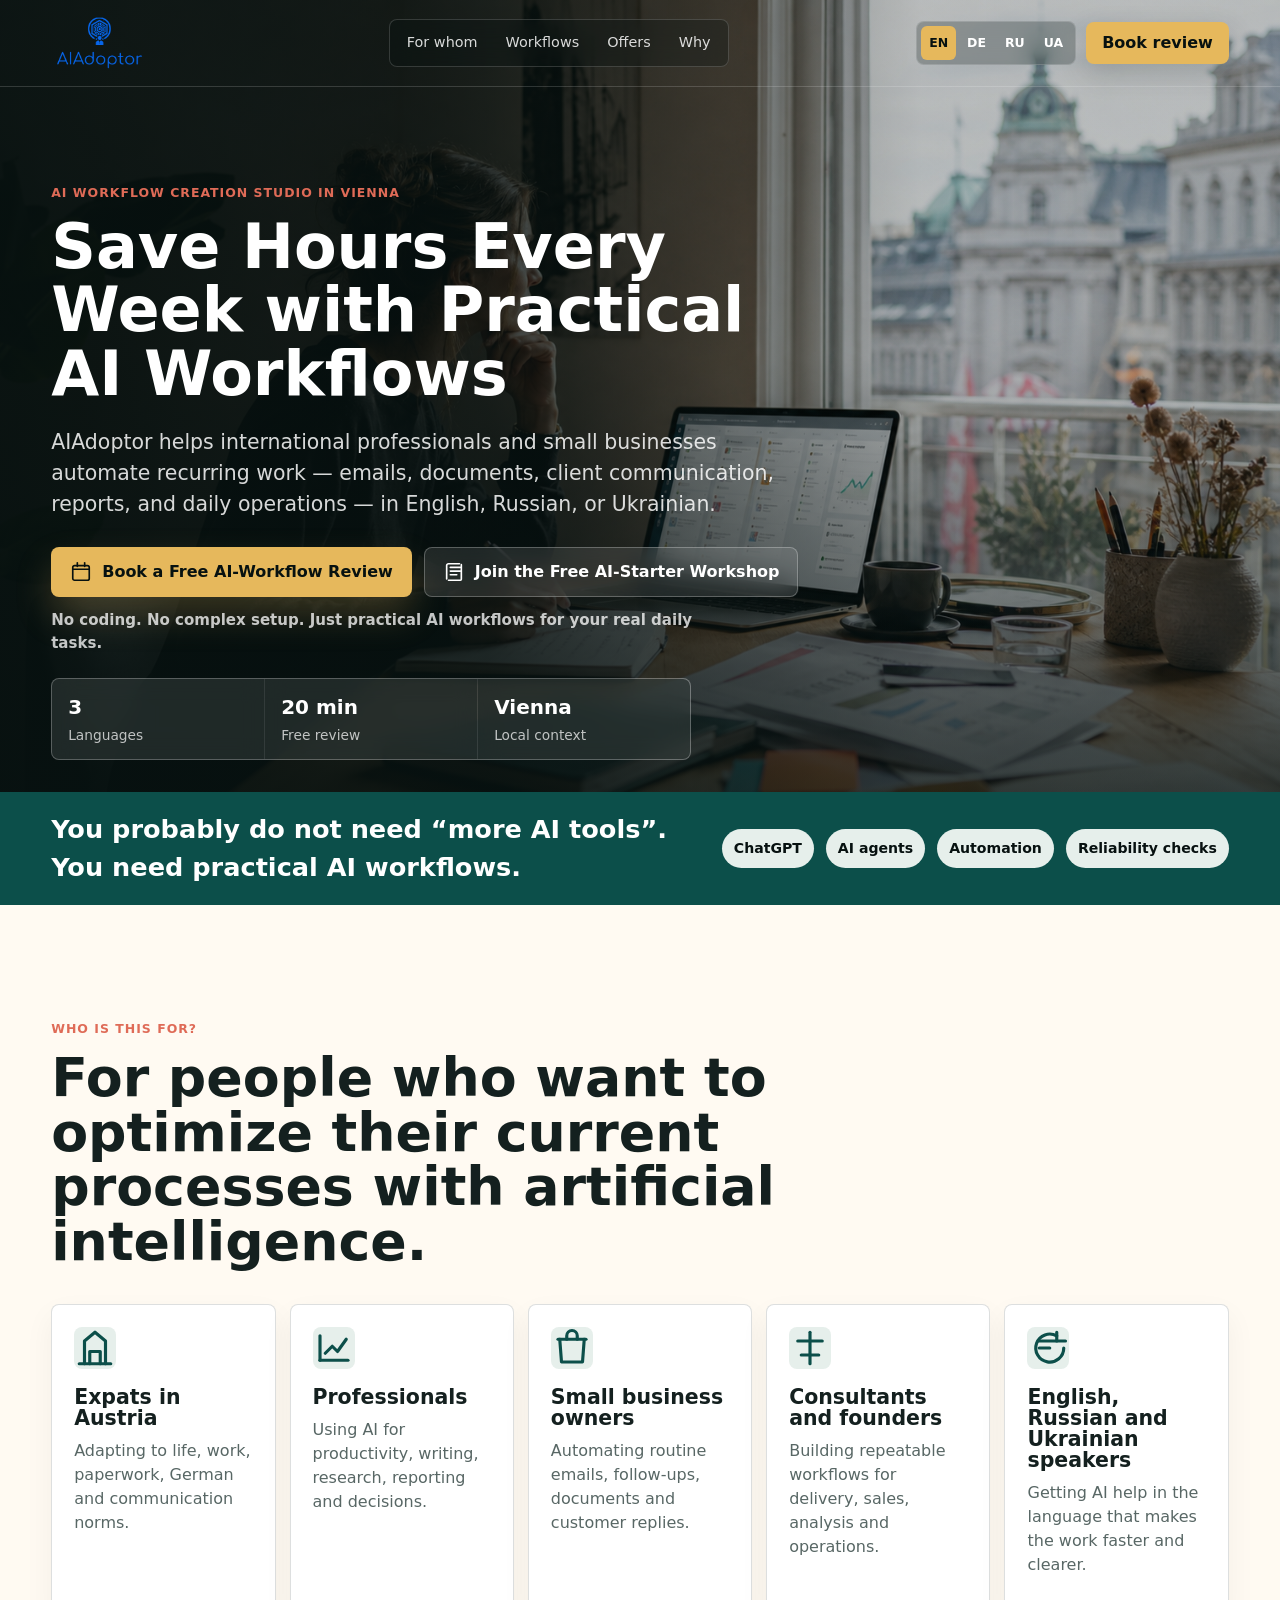
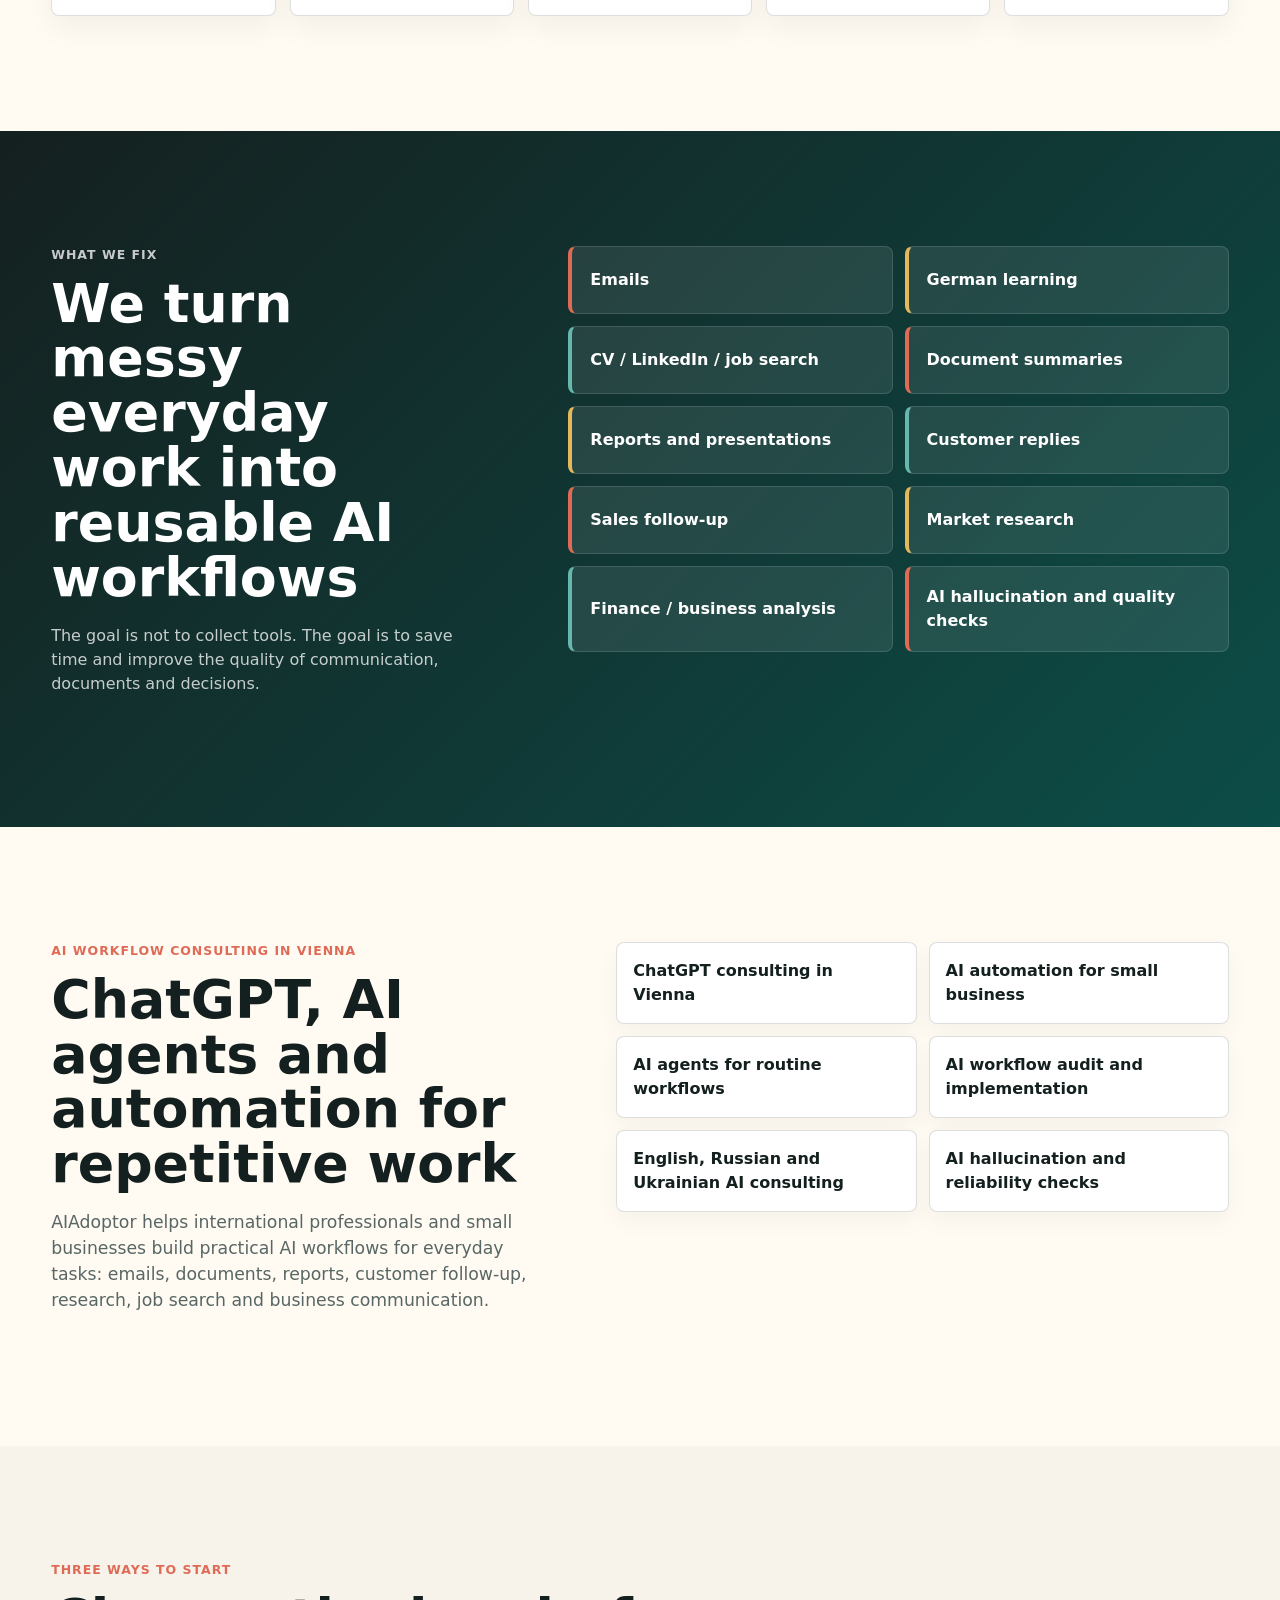
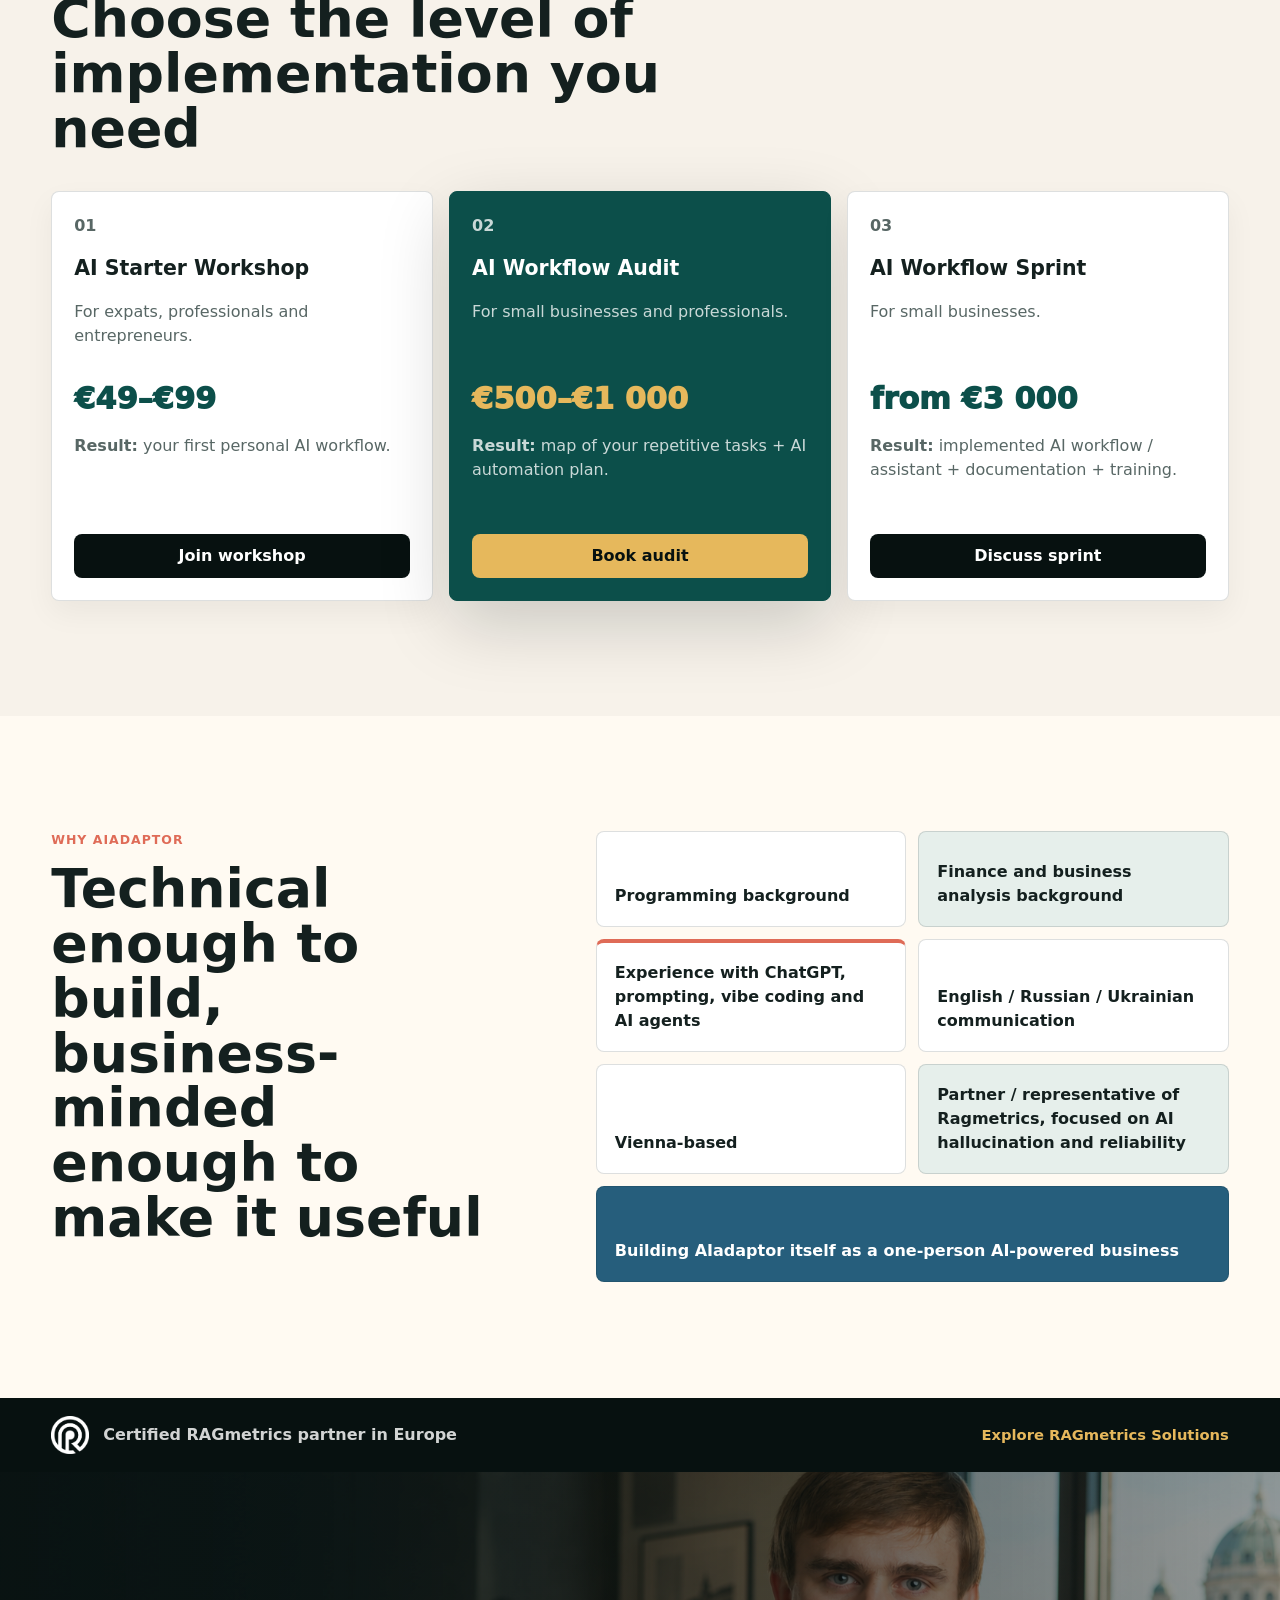
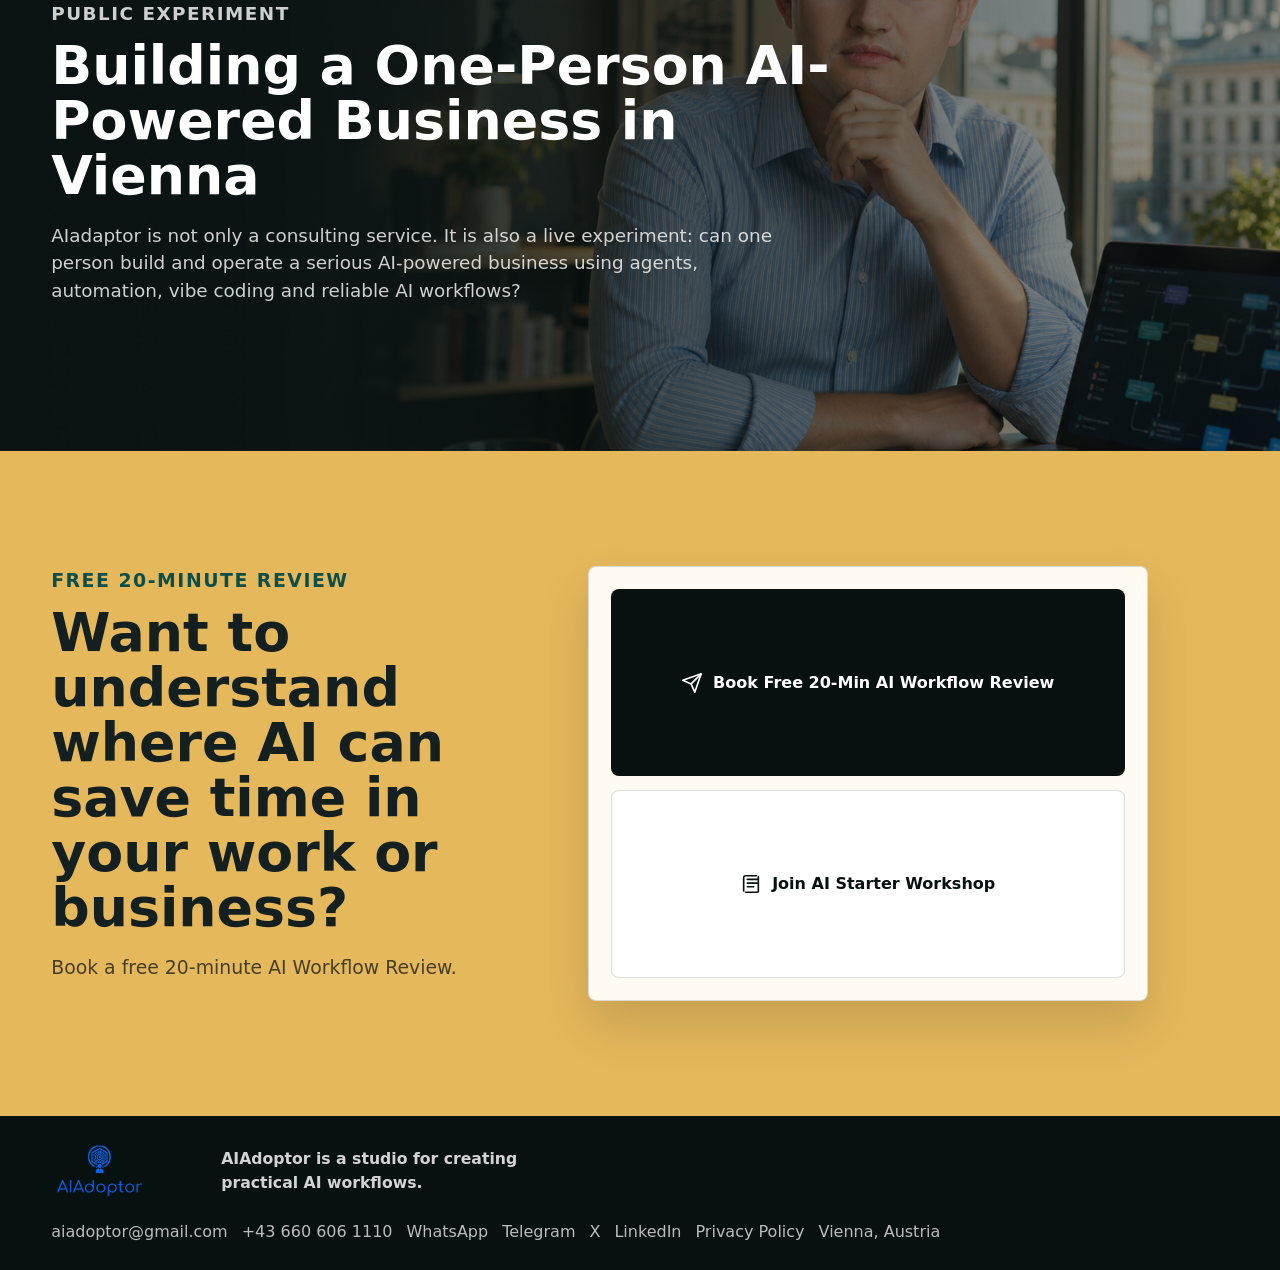
<file: index.html>
<!doctype html>
<html lang="en">
  <head>
    <meta charset="utf-8" />
    <meta name="viewport" content="width=device-width, initial-scale=1" />
    <meta
      name="description"
      content="AIAdoptor helps international business professionals and small businesses in Vienna save time and automate repetitive work with practical AI workflows."
      data-i18n-attr="content:meta.description"
    />
    <meta
      name="keywords"
      content="AI workflows Vienna, ChatGPT consulting Vienna, AI automation Vienna, AI agents for small business, practical AI workflows, AI workflow audit, AI workflow sprint, AI consultant English Russian Ukrainian Vienna, RAG hallucination checks"
    />
    <meta name="author" content="AIAdoptor" />
    <meta name="robots" content="index, follow, max-image-preview:large" />
    <link rel="canonical" href="https://aiadoptor.com/" />
    <link rel="alternate" hreflang="en" href="https://aiadoptor.com/" />
    <link rel="alternate" hreflang="de" href="https://aiadoptor.com/de/" />
    <link rel="alternate" hreflang="ru" href="https://aiadoptor.com/ru/" />
    <link rel="alternate" hreflang="uk" href="https://aiadoptor.com/uk/" />
    <link rel="alternate" hreflang="x-default" href="https://aiadoptor.com/" />
    <meta property="og:type" content="website" />
    <meta property="og:site_name" content="AIAdoptor" />
    <meta property="og:title" content="AIAdoptor | AI Workflow Studio in Vienna | ChatGPT & AI Automation" />
    <meta
      property="og:description"
      content="Practical AI workflows, ChatGPT consulting and AI automation for international professionals and small businesses in Vienna."
    />
    <meta property="og:url" content="https://aiadoptor.com/" />
    <meta property="og:image" content="https://aiadoptor.com/assets/aiadoptor-social-profile.png" />
    <meta property="og:locale" content="en_US" />
    <meta property="og:locale:alternate" content="de_AT" />
    <meta property="og:locale:alternate" content="ru_RU" />
    <meta property="og:locale:alternate" content="uk_UA" />
    <meta name="twitter:card" content="summary_large_image" />
    <meta name="twitter:title" content="AIAdoptor | AI Workflow Studio in Vienna | ChatGPT & AI Automation" />
    <meta
      name="twitter:description"
      content="ChatGPT consulting, AI agents and practical AI automation workflows for work and small business in Vienna."
    />
    <meta name="twitter:image" content="https://aiadoptor.com/assets/aiadoptor-social-profile.png" />
    <title data-i18n="meta.title">AIAdoptor | AI Workflow Studio in Vienna | ChatGPT & AI Automation</title>
    <link rel="icon" type="image/png" href="/assets/aiadoptor-favicon.png" />
    <link rel="preload" as="image" href="/assets/aiadaptor-hero.png" />
    <link rel="preload" as="image" href="/assets/aiadoptor-logo.png" />
    <link rel="stylesheet" href="/styles.css" />
    <script type="application/ld+json">
      {
        "@context": "https://schema.org",
        "@type": "ProfessionalService",
        "name": "AIAdoptor",
        "url": "https://aiadoptor.com/",
        "logo": "https://aiadoptor.com/assets/aiadoptor-logo.png",
        "image": "https://aiadoptor.com/assets/aiadoptor-social-profile.png",
        "description": "AIAdoptor helps international business professionals and small businesses in Vienna save time and automate repetitive work with practical AI workflows.",
        "email": "aiadoptor@gmail.com",
        "telephone": "+436606061110",
        "address": {
          "@type": "PostalAddress",
          "streetAddress": "Kuchelauer Hafenstrase 104/2/2",
          "postalCode": "1190",
          "addressLocality": "Vienna",
          "addressCountry": "AT"
        },
        "areaServed": ["Vienna", "Austria", "Europe"],
        "availableLanguage": ["English", "Russian", "Ukrainian"],
        "sameAs": [
          "https://t.me/aiadoptor",
          "https://x.com/aiadoptor",
          "https://ua.linkedin.com/in/павел-фильянов-2507ba58"
        ],
        "knowsAbout": [
          "ChatGPT consulting",
          "AI workflow automation",
          "AI agents",
          "Small business automation",
          "AI hallucination checks",
          "RAG evaluation",
          "Business communication workflows"
        ],
        "hasOfferCatalog": {
          "@type": "OfferCatalog",
          "name": "AIAdoptor AI workflow services",
          "itemListElement": [
            {
              "@type": "Offer",
              "name": "AI Starter Workshop",
              "priceCurrency": "EUR",
              "price": "49",
              "description": "Starter workshop for creating a first personal AI workflow."
            },
            {
              "@type": "Offer",
              "name": "AI Workflow Audit",
              "priceCurrency": "EUR",
              "price": "500",
              "description": "Audit of repetitive tasks and AI automation planning."
            },
            {
              "@type": "Offer",
              "name": "AI Workflow Sprint",
              "priceCurrency": "EUR",
              "price": "3000",
              "description": "Implementation of an AI workflow or assistant with documentation and training."
            }
          ]
        }
      }
    </script>
    <script type="application/ld+json">
      {
        "@context": "https://schema.org",
        "@type": "FAQPage",
        "mainEntity": [
          {
            "@type": "Question",
            "name": "Who is AIAdoptor for?",
            "acceptedAnswer": {
              "@type": "Answer",
              "text": "AIAdoptor helps international business professionals, expats, consultants, founders and small businesses in Vienna use practical AI workflows for repetitive work."
            }
          },
          {
            "@type": "Question",
            "name": "What AI workflows can be automated?",
            "acceptedAnswer": {
              "@type": "Answer",
              "text": "Common workflows include emails, customer replies, document summaries, reports, presentations, market research, job search, German learning and sales follow-up."
            }
          },
          {
            "@type": "Question",
            "name": "Which languages does AIAdoptor consult in?",
            "acceptedAnswer": {
              "@type": "Answer",
              "text": "AIAdoptor provides consulting in English, Russian and Ukrainian. The website is also available in German."
            }
          },
          {
            "@type": "Question",
            "name": "How can I start?",
            "acceptedAnswer": {
              "@type": "Answer",
              "text": "You can book a free 20-minute AI Workflow Review to identify where AI can save time in your work or business."
            }
          }
        ]
      }
    </script>
    <script src="/app.js" defer></script>
  </head>
  <body>
    <header class="site-header" data-header>
      <a class="brand" href="#top" aria-label="AIadaptor home" data-i18n-attr="aria-label:brand.aria">
        <img class="brand-logo" src="/assets/aiadoptor-logo.png" alt="AIAdoptor" />
        <span class="sr-only" data-i18n="brand.tagline">Vienna AI workflows</span>
      </a>

      <nav class="main-nav" aria-label="Main navigation" data-i18n-attr="aria-label:nav.aria">
        <a href="#audience" data-i18n="nav.audience">For whom</a>
        <a href="#workflows" data-i18n="nav.workflows">Workflows</a>
        <a href="#offers" data-i18n="nav.offers">Offers</a>
        <a href="#why" data-i18n="nav.why">Why</a>
      </nav>

      <div class="header-actions">
        <div class="language-switcher" role="group" aria-label="Language" data-i18n-attr="aria-label:language.aria">
          <button type="button" data-lang="en" aria-pressed="true">EN</button>
          <button type="button" data-lang="de" aria-pressed="false">DE</button>
          <button type="button" data-lang="ru" aria-pressed="false">RU</button>
          <button type="button" data-lang="uk" aria-pressed="false">UA</button>
        </div>
        <a class="header-cta" href="https://calendly.com/aiadoptor/free-20-min-ai-workflow-review" target="_blank" rel="noopener" data-i18n="cta.short">Book review</a>
      </div>
    </header>

    <main id="top">
      <section class="hero" aria-label="AIadaptor">
        <img
          class="hero-image"
          src="/assets/aiadaptor-hero.png"
          alt="Modern Vienna workspace with laptop, documents and workflow boards"
          data-i18n-attr="alt:hero.imageAlt"
        />
        <div class="hero-scrim" aria-hidden="true"></div>
        <div class="hero-content">
          <p class="eyebrow" data-i18n="hero.eyebrow">AI workflow creation studio in Vienna</p>
          <h1 data-i18n="hero.title">Save Hours Every Week with Practical AI Workflows</h1>
          <p class="hero-copy" data-i18n="hero.copy">AIAdoptor helps international professionals and small businesses automate recurring work — emails, documents, client communication, reports, and daily operations — in English, Russian, or Ukrainian.</p>
          <div class="hero-actions">
            <a class="button button-primary" href="https://calendly.com/aiadoptor/free-20-min-ai-workflow-review" target="_blank" rel="noopener">
              <span class="button-icon" aria-hidden="true">
                <svg viewBox="0 0 24 24"><path d="M8 2v4" /><path d="M16 2v4" /><path d="M3.5 9h17" /><path d="M5 5h14a2 2 0 0 1 2 2v12a2 2 0 0 1-2 2H5a2 2 0 0 1-2-2V7a2 2 0 0 1 2-2Z" /></svg>
              </span>
              <span data-i18n="hero.cta.review">Book a Free AI-Workflow Review</span>
            </a>
            <a class="button button-secondary" href="https://tally.so/r/J9XApR" target="_blank" rel="noopener">
              <span class="button-icon" aria-hidden="true">
                <svg viewBox="0 0 24 24"><path d="M4 19.5V5a2 2 0 0 1 2-2h12" /><path d="M8 7h11" /><path d="M8 11h11" /><path d="M8 15h7" /><path d="M6 21h13a1 1 0 0 0 1-1V4" /></svg>
              </span>
              <span data-i18n="hero.cta.workshop">Join the Free AI-Starter Workshop</span>
            </a>
          </div>
          <p class="hero-microcopy" data-i18n="hero.microcopy">No coding. No complex setup. Just practical AI workflows for your real daily tasks.</p>
          <dl class="hero-signals" aria-label="Service highlights" data-i18n-attr="aria-label:hero.signalsAria">
            <div>
              <dt>3</dt>
              <dd data-i18n="hero.languages">Languages</dd>
            </div>
            <div>
              <dt>20 min</dt>
              <dd data-i18n="hero.freeReview">Free review</dd>
            </div>
            <div>
              <dt>Vienna</dt>
              <dd data-i18n="hero.localContext">Local context</dd>
            </div>
          </dl>
        </div>
      </section>

      <section class="intro-band" aria-label="Positioning" data-i18n-attr="aria-label:intro.aria">
        <p data-i18n="intro.line">You probably do not need “more AI tools”. You need practical AI workflows.</p>
        <span>ChatGPT</span>
        <span data-i18n="intro.agents">AI agents</span>
        <span data-i18n="intro.automation">Automation</span>
        <span data-i18n="intro.reliability">Reliability checks</span>
      </section>

      <section class="section audience" id="audience" aria-labelledby="audience-title">
        <div class="section-heading">
          <p class="eyebrow" data-i18n="audience.eyebrow">Who is this for?</p>
          <h2 id="audience-title" data-i18n="audience.title">For people who want to optimize their current processes with artificial intelligence.</h2>
        </div>
        <div class="audience-grid">
          <article>
            <span class="tile-icon" aria-hidden="true">
              <svg viewBox="0 0 24 24"><path d="M3 21h18" /><path d="M6 21V8l6-5 6 5v13" /><path d="M9 21v-7h6v7" /></svg>
            </span>
            <h3 data-i18n="audience.cards.expats.title">Expats in Austria</h3>
            <p data-i18n="audience.cards.expats.copy">Adapting to life, work, paperwork, German and communication norms.</p>
          </article>
          <article>
            <span class="tile-icon" aria-hidden="true">
              <svg viewBox="0 0 24 24"><path d="M4 19V5" /><path d="M4 19h16" /><path d="m7 15 4-4 3 3 5-7" /></svg>
            </span>
            <h3 data-i18n="audience.cards.professionals.title">Professionals</h3>
            <p data-i18n="audience.cards.professionals.copy">Using AI for productivity, writing, research, reporting and decisions.</p>
          </article>
          <article>
            <span class="tile-icon" aria-hidden="true">
              <svg viewBox="0 0 24 24"><path d="M4 7h16" /><path d="M5 7l1 13h12l1-13" /><path d="M9 7V5a3 3 0 0 1 6 0v2" /></svg>
            </span>
            <h3 data-i18n="audience.cards.business.title">Small business owners</h3>
            <p data-i18n="audience.cards.business.copy">Automating routine emails, follow-ups, documents and customer replies.</p>
          </article>
          <article>
            <span class="tile-icon" aria-hidden="true">
              <svg viewBox="0 0 24 24"><path d="M12 3v18" /><path d="M5 8h14" /><path d="M7 16h10" /></svg>
            </span>
            <h3 data-i18n="audience.cards.founders.title">Consultants and founders</h3>
            <p data-i18n="audience.cards.founders.copy">Building repeatable workflows for delivery, sales, analysis and operations.</p>
          </article>
          <article>
            <span class="tile-icon" aria-hidden="true">
              <svg viewBox="0 0 24 24"><path d="M7 8h10" /><path d="M7 12h6" /><path d="M21 12a8 8 0 1 1-4-6.9" /><path d="M17 3v5h5" /></svg>
            </span>
            <h3 data-i18n="audience.cards.communities.title">English, Russian and Ukrainian speakers</h3>
            <p data-i18n="audience.cards.communities.copy">Getting AI help in the language that makes the work faster and clearer.</p>
          </article>
        </div>
      </section>

      <section class="section workflows" id="workflows" aria-labelledby="workflows-title">
        <div class="workflow-copy">
          <p class="eyebrow" data-i18n="workflows.eyebrow">What we fix</p>
          <h2 id="workflows-title" data-i18n="workflows.title">We turn messy everyday work into reusable AI workflows</h2>
          <p data-i18n="workflows.copy">The goal is not to collect tools. The goal is to save time and improve the quality of communication, documents and decisions.</p>
        </div>
        <div class="workflow-list" aria-label="AI workflow areas" data-i18n-attr="aria-label:workflows.aria">
          <span data-i18n="workflows.items.emails">Emails</span>
          <span data-i18n="workflows.items.german">German learning</span>
          <span data-i18n="workflows.items.job">CV / LinkedIn / job search</span>
          <span data-i18n="workflows.items.summaries">Document summaries</span>
          <span data-i18n="workflows.items.reports">Reports and presentations</span>
          <span data-i18n="workflows.items.customers">Customer replies</span>
          <span data-i18n="workflows.items.sales">Sales follow-up</span>
          <span data-i18n="workflows.items.research">Market research</span>
          <span data-i18n="workflows.items.finance">Finance / business analysis</span>
          <span data-i18n="workflows.items.quality">AI hallucination and quality checks</span>
        </div>
      </section>

      <section class="section seo-section" aria-labelledby="seo-title">
        <div class="seo-copy">
          <p class="eyebrow" data-i18n="seo.eyebrow">AI workflow consulting in Vienna</p>
          <h2 id="seo-title" data-i18n="seo.title">ChatGPT, AI agents and automation for repetitive work</h2>
          <p data-i18n="seo.copy">AIAdoptor helps international professionals and small businesses build practical AI workflows for everyday tasks: emails, documents, reports, customer follow-up, research, job search and business communication.</p>
        </div>
        <div class="seo-keywords" aria-label="SEO service areas" data-i18n-attr="aria-label:seo.aria">
          <span data-i18n="seo.items.consulting">ChatGPT consulting in Vienna</span>
          <span data-i18n="seo.items.automation">AI automation for small business</span>
          <span data-i18n="seo.items.agents">AI agents for routine workflows</span>
          <span data-i18n="seo.items.audit">AI workflow audit and implementation</span>
          <span data-i18n="seo.items.languages">English, Russian and Ukrainian AI consulting</span>
          <span data-i18n="seo.items.reliability">AI hallucination and reliability checks</span>
        </div>
      </section>

      <section class="section offers" id="offers" aria-labelledby="offers-title">
        <div class="section-heading compact">
          <p class="eyebrow" data-i18n="offers.eyebrow">Three ways to start</p>
          <h2 id="offers-title" data-i18n="offers.title">Choose the level of implementation you need</h2>
        </div>
        <div class="offer-grid">
          <article class="offer-card" id="workshop">
            <p class="offer-number">01</p>
            <h3>AI Starter Workshop</h3>
            <p data-i18n="offers.starter.for">For expats, professionals and entrepreneurs.</p>
            <div class="offer-price">€49–€99</div>
            <p class="result"><strong data-i18n="offers.resultLabel">Result:</strong> <span data-i18n="offers.starter.result">your first personal AI workflow.</span></p>
            <a class="offer-link" href="https://tally.so/r/J9XApR" target="_blank" rel="noopener" data-i18n="offers.starter.link">Join workshop</a>
          </article>
          <article class="offer-card featured">
            <p class="offer-number">02</p>
            <h3>AI Workflow Audit</h3>
            <p data-i18n="offers.audit.for">For small businesses and professionals.</p>
            <div class="offer-price">€500–€1 000</div>
            <p class="result"><strong data-i18n="offers.resultLabel">Result:</strong> <span data-i18n="offers.audit.result">map of your repetitive tasks + AI automation plan.</span></p>
            <a class="offer-link" href="https://tally.so/r/lbKdrk" target="_blank" rel="noopener" data-i18n="offers.audit.link">Book audit</a>
          </article>
          <article class="offer-card">
            <p class="offer-number">03</p>
            <h3>AI Workflow Sprint</h3>
            <p data-i18n="offers.sprint.for">For small businesses.</p>
            <div class="offer-price" data-i18n="offers.sprint.price">from €3 000</div>
            <p class="result"><strong data-i18n="offers.resultLabel">Result:</strong> <span data-i18n="offers.sprint.result">implemented AI workflow / assistant + documentation + training.</span></p>
            <a class="offer-link" href="https://tally.so/r/lbKdrk" target="_blank" rel="noopener" data-i18n="offers.sprint.link">Discuss sprint</a>
          </article>
        </div>
      </section>

      <section class="section why" id="why" aria-labelledby="why-title">
        <div>
          <p class="eyebrow" data-i18n="why.eyebrow">Why AIadaptor</p>
          <h2 id="why-title" data-i18n="why.title">Technical enough to build, business-minded enough to make it useful</h2>
        </div>
        <div class="proof-grid">
          <div data-i18n="why.items.programming">Programming background</div>
          <div data-i18n="why.items.finance">Finance and business analysis background</div>
          <div data-i18n="why.items.ai">Experience with ChatGPT, prompting, vibe coding and AI agents</div>
          <div data-i18n="why.items.languages">English / Russian / Ukrainian communication</div>
          <div data-i18n="why.items.vienna">Vienna-based</div>
          <div data-i18n="why.items.ragmetrics">Partner / representative of Ragmetrics, focused on AI hallucination and reliability</div>
          <div data-i18n="why.items.business">Building AIadaptor itself as a one-person AI-powered business</div>
        </div>
      </section>

      <section class="partner-band" aria-label="RAGmetrics partner" data-i18n-attr="aria-label:partner.aria">
        <a class="partner-strip" href="https://ragmetrics.ai/solutions" target="_blank" rel="noopener">
          <img src="/assets/ragmetrics-logo.png" alt="RagMetrics logo" data-i18n-attr="alt:partner.logoAlt" />
          <span data-i18n="partner.text">Certified RAGmetrics partner in Europe</span>
          <strong data-i18n="partner.cta">Explore RAGmetrics Solutions</strong>
        </a>
      </section>

      <section class="experiment" aria-labelledby="experiment-title">
        <div class="experiment-inner">
          <p class="eyebrow" data-i18n="experiment.eyebrow">Public experiment</p>
          <h2 id="experiment-title" data-i18n="experiment.title">Building a One-Person AI-Powered Business in Vienna</h2>
          <p data-i18n="experiment.copy">AIadaptor is not only a consulting service. It is also a live experiment: can one person build and operate a serious AI-powered business using agents, automation, vibe coding and reliable AI workflows?</p>
        </div>
      </section>

      <section class="book" id="book" aria-labelledby="book-title">
        <div class="book-copy">
          <p class="eyebrow" data-i18n="book.eyebrow">Free 20-minute review</p>
          <h2 id="book-title" data-i18n="book.title">Want to understand where AI can save time in your work or business?</h2>
          <p data-i18n="book.copy">Book a free 20-minute AI Workflow Review.</p>
        </div>
        <div class="book-form booking-panel">
          <a class="button button-dark" href="https://calendly.com/aiadoptor/free-20-min-ai-workflow-review" target="_blank" rel="noopener">
            <span class="button-icon" aria-hidden="true">
              <svg viewBox="0 0 24 24"><path d="M22 2 11 13" /><path d="m22 2-7 20-4-9-9-4Z" /></svg>
            </span>
            <span data-i18n="cta.review">Book Free 20-Min AI Workflow Review</span>
          </a>
          <a class="button button-secondary" href="https://tally.so/r/J9XApR" target="_blank" rel="noopener">
            <span class="button-icon" aria-hidden="true">
              <svg viewBox="0 0 24 24"><path d="M4 19.5V5a2 2 0 0 1 2-2h12" /><path d="M8 7h11" /><path d="M8 11h11" /><path d="M8 15h7" /><path d="M6 21h13a1 1 0 0 0 1-1V4" /></svg>
            </span>
            <span data-i18n="cta.workshop">Join AI Starter Workshop</span>
          </a>
        </div>
      </section>
    </main>

    <footer class="site-footer">
      <a class="brand" href="#top" aria-label="AIadaptor home" data-i18n-attr="aria-label:brand.aria">
        <img class="brand-logo" src="/assets/aiadoptor-logo.png" alt="AIAdoptor" />
        <span class="sr-only" data-i18n="brand.footerTagline">Practical AI workflows</span>
      </a>
      <p class="footer-motto" data-i18n="hero.motto">AIAdoptor is a studio for creating practical AI workflows.</p>
      <div class="footer-links">
        <a href="mailto:aiadoptor@gmail.com">aiadoptor@gmail.com</a>
        <a href="tel:+436606061110">+43 660 606 1110</a>
        <a href="https://wa.me/436606061110" target="_blank" rel="noopener">WhatsApp</a>
        <a href="https://t.me/aiadoptor" target="_blank" rel="noopener">Telegram</a>
        <a href="https://x.com/aiadoptor" target="_blank" rel="noopener">X</a>
        <a href="https://ua.linkedin.com/in/павел-фильянов-2507ba58" target="_blank" rel="noopener">LinkedIn</a>
        <a href="/privacy/" data-i18n="footer.privacy">Privacy Policy</a>
        <span data-i18n="footer.location">Vienna, Austria</span>
      </div>
    </footer>
  </body>
</html>
</file>
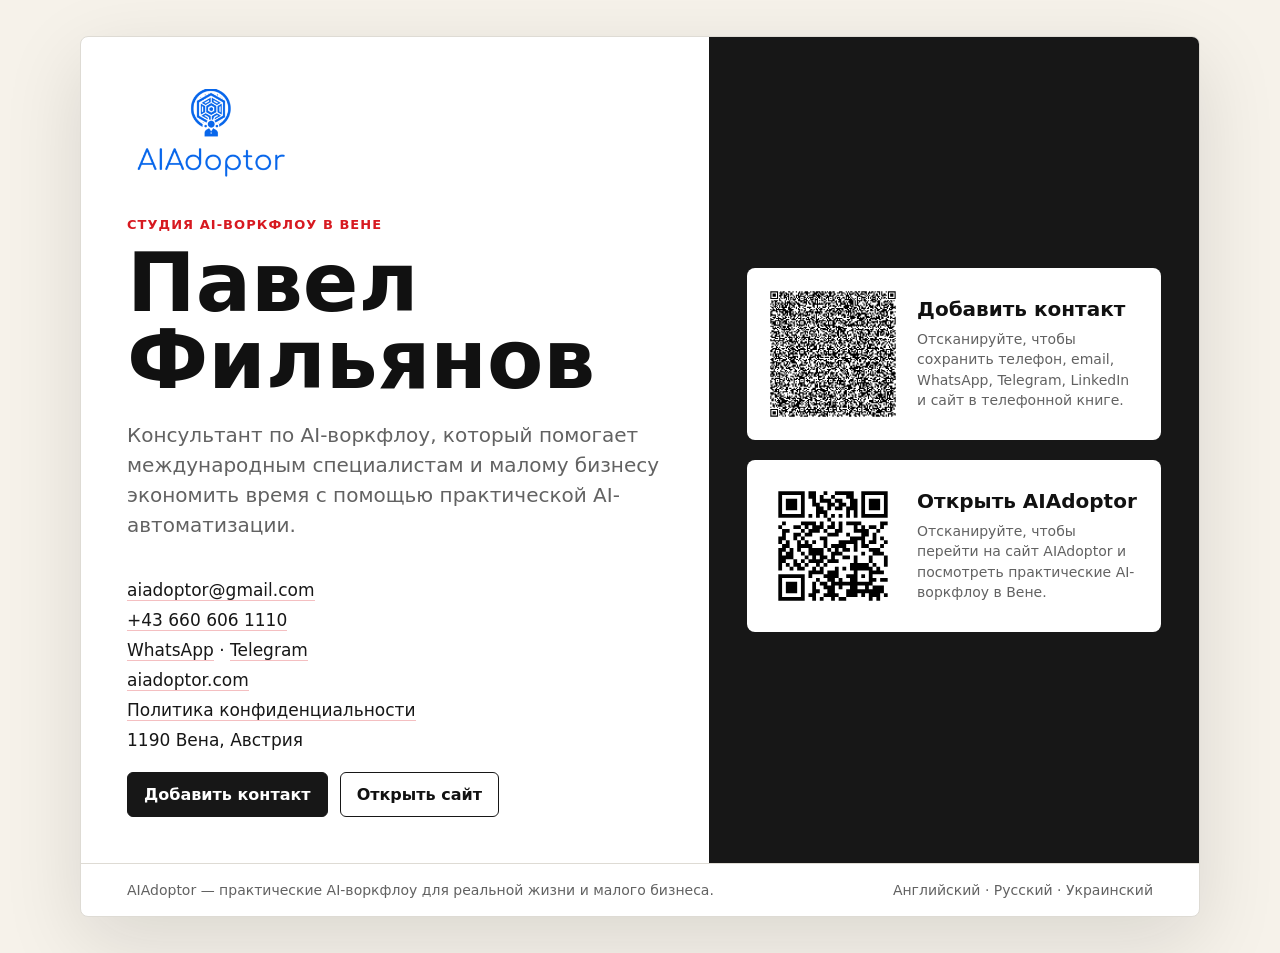
<file: card/index.html>
<!DOCTYPE html>
<html lang="ru">
  <head>
    <meta charset="UTF-8" />
    <meta name="viewport" content="width=device-width, initial-scale=1.0" />
    <meta
      name="description"
      content="Электронная визитка Павла Фильянова с QR-кодом контакта и QR-кодом сайта AIAdoptor."
    />
    <meta name="robots" content="index, follow" />
    <link rel="canonical" href="https://aiadoptor.com/card/" />
    <link rel="icon" type="image/png" href="/assets/aiadoptor-favicon.png" />
    <title>Павел Фильянов | Электронная визитка AIAdoptor</title>
    <style>
      :root {
        color-scheme: light;
        --ink: #111111;
        --muted: #626262;
        --line: #dedbd4;
        --paper: #f6f2ea;
        --white: #ffffff;
        --red: #d71920;
        --charcoal: #171717;
      }

      * {
        box-sizing: border-box;
      }

      body {
        margin: 0;
        font-family: Inter, ui-sans-serif, system-ui, -apple-system, BlinkMacSystemFont, "Segoe UI", sans-serif;
        background: var(--paper);
        color: var(--ink);
      }

      a {
        color: inherit;
      }

      .page {
        min-height: 100vh;
        padding: 36px;
        display: grid;
        place-items: center;
      }

      .card {
        width: min(1120px, 100%);
        background: var(--white);
        border: 1px solid var(--line);
        border-radius: 8px;
        overflow: hidden;
        box-shadow: 0 24px 80px rgba(20, 20, 20, 0.12);
      }

      .hero {
        display: grid;
        grid-template-columns: minmax(0, 1fr) minmax(320px, 0.78fr);
        min-height: 520px;
      }

      .identity {
        padding: 46px;
        display: flex;
        flex-direction: column;
        justify-content: space-between;
        gap: 40px;
      }

      .brand {
        display: flex;
        align-items: center;
        gap: 16px;
      }

      .brand img {
        width: 168px;
        height: auto;
      }

      .eyebrow {
        margin: 34px 0 12px;
        color: var(--red);
        font-size: 13px;
        font-weight: 800;
        letter-spacing: 0.08em;
        text-transform: uppercase;
      }

      h1 {
        margin: 0;
        max-width: 720px;
        font-size: clamp(42px, 7vw, 82px);
        line-height: 0.94;
        letter-spacing: 0;
      }

      .subtitle {
        margin: 22px 0 0;
        max-width: 640px;
        color: var(--muted);
        font-size: 20px;
        line-height: 1.5;
      }

      .contacts {
        display: grid;
        gap: 10px;
        margin: 0;
        padding: 0;
        list-style: none;
        color: var(--charcoal);
        font-size: 17px;
      }

      .contacts a {
        text-decoration: none;
        border-bottom: 1px solid rgba(215, 25, 32, 0.28);
      }

      .qr-panel {
        background: var(--charcoal);
        color: var(--white);
        padding: 38px;
        display: grid;
        align-content: center;
        gap: 20px;
      }

      .qr-card {
        background: var(--white);
        color: var(--ink);
        border-radius: 8px;
        padding: 20px;
        display: grid;
        grid-template-columns: 132px minmax(0, 1fr);
        gap: 18px;
        align-items: center;
      }

      .qr-card img {
        width: 132px;
        height: 132px;
        display: block;
      }

      .qr-card h2 {
        margin: 0 0 8px;
        font-size: 20px;
        line-height: 1.15;
      }

      .qr-card p {
        margin: 0;
        color: var(--muted);
        font-size: 14px;
        line-height: 1.45;
      }

      .actions {
        display: flex;
        flex-wrap: wrap;
        gap: 12px;
        margin-top: 22px;
      }

      .button {
        min-height: 44px;
        padding: 12px 16px;
        border-radius: 6px;
        border: 1px solid var(--charcoal);
        text-decoration: none;
        font-weight: 800;
        display: inline-flex;
        align-items: center;
        justify-content: center;
      }

      .button.primary {
        background: var(--charcoal);
        color: var(--white);
      }

      .footer {
        border-top: 1px solid var(--line);
        padding: 18px 46px;
        display: flex;
        justify-content: space-between;
        gap: 18px;
        color: var(--muted);
        font-size: 14px;
      }

      @media (max-width: 860px) {
        .page {
          padding: 16px;
        }

        .hero {
          grid-template-columns: 1fr;
        }

        .identity,
        .qr-panel {
          padding: 28px;
        }

        .qr-card {
          grid-template-columns: 1fr;
        }

        .qr-card img {
          width: min(220px, 100%);
          height: auto;
        }

        .footer {
          padding: 18px 28px;
          flex-direction: column;
        }
      }

      @media print {
        body {
          background: var(--white);
        }

        .page {
          padding: 0;
        }

        .card {
          box-shadow: none;
          border: 0;
        }

        .actions {
          display: none;
        }
      }
    </style>
  </head>
  <body>
    <main class="page">
      <article class="card" aria-label="Электронная визитка Павла Фильянова">
        <section class="hero">
          <div class="identity">
            <div>
              <a class="brand" href="https://aiadoptor.com/" aria-label="AIAdoptor website">
                <img src="/assets/aiadoptor-logo.png" alt="AIAdoptor" />
              </a>
              <p class="eyebrow">Студия AI-воркфлоу в Вене</p>
              <h1>Павел Фильянов</h1>
              <p class="subtitle">
                Консультант по AI-воркфлоу, который помогает международным специалистам и малому бизнесу экономить время с помощью практической AI-автоматизации.
              </p>
            </div>

            <div>
              <ul class="contacts" aria-label="Contact details">
                <li><a href="mailto:aiadoptor@gmail.com">aiadoptor@gmail.com</a></li>
                <li><a href="tel:+436606061110">+43 660 606 1110</a></li>
                <li><a href="https://wa.me/436606061110">WhatsApp</a> · <a href="https://t.me/aiadoptor">Telegram</a></li>
                <li><a href="https://aiadoptor.com/">aiadoptor.com</a></li>
                <li><a href="https://aiadoptor.com/privacy/#ru">Политика конфиденциальности</a></li>
                <li>1190 Вена, Австрия</li>
              </ul>
              <div class="actions">
                <a class="button primary" href="/pavel-filyanov.vcf" download>Добавить контакт</a>
                <a class="button" href="https://aiadoptor.com/">Открыть сайт</a>
              </div>
            </div>
          </div>

          <aside class="qr-panel" aria-label="QR-коды">
            <div class="qr-card">
              <img src="/assets/qr-pavel-filyanov-contact.svg" alt="QR-код для добавления контакта Павла Фильянова" />
              <div>
                <h2>Добавить контакт</h2>
                <p>Отсканируйте, чтобы сохранить телефон, email, WhatsApp, Telegram, LinkedIn и сайт в телефонной книге.</p>
              </div>
            </div>
            <div class="qr-card">
              <img src="/assets/qr-aiadoptor-website.svg" alt="QR-код для перехода на сайт AIAdoptor" />
              <div>
                <h2>Открыть AIAdoptor</h2>
                <p>Отсканируйте, чтобы перейти на сайт AIAdoptor и посмотреть практические AI-воркфлоу в Вене.</p>
              </div>
            </div>
          </aside>
        </section>

        <footer class="footer">
          <span>AIAdoptor — практические AI-воркфлоу для реальной жизни и малого бизнеса.</span>
          <span>Английский · Русский · Украинский</span>
        </footer>
      </article>
    </main>
  </body>
</html>
</file>
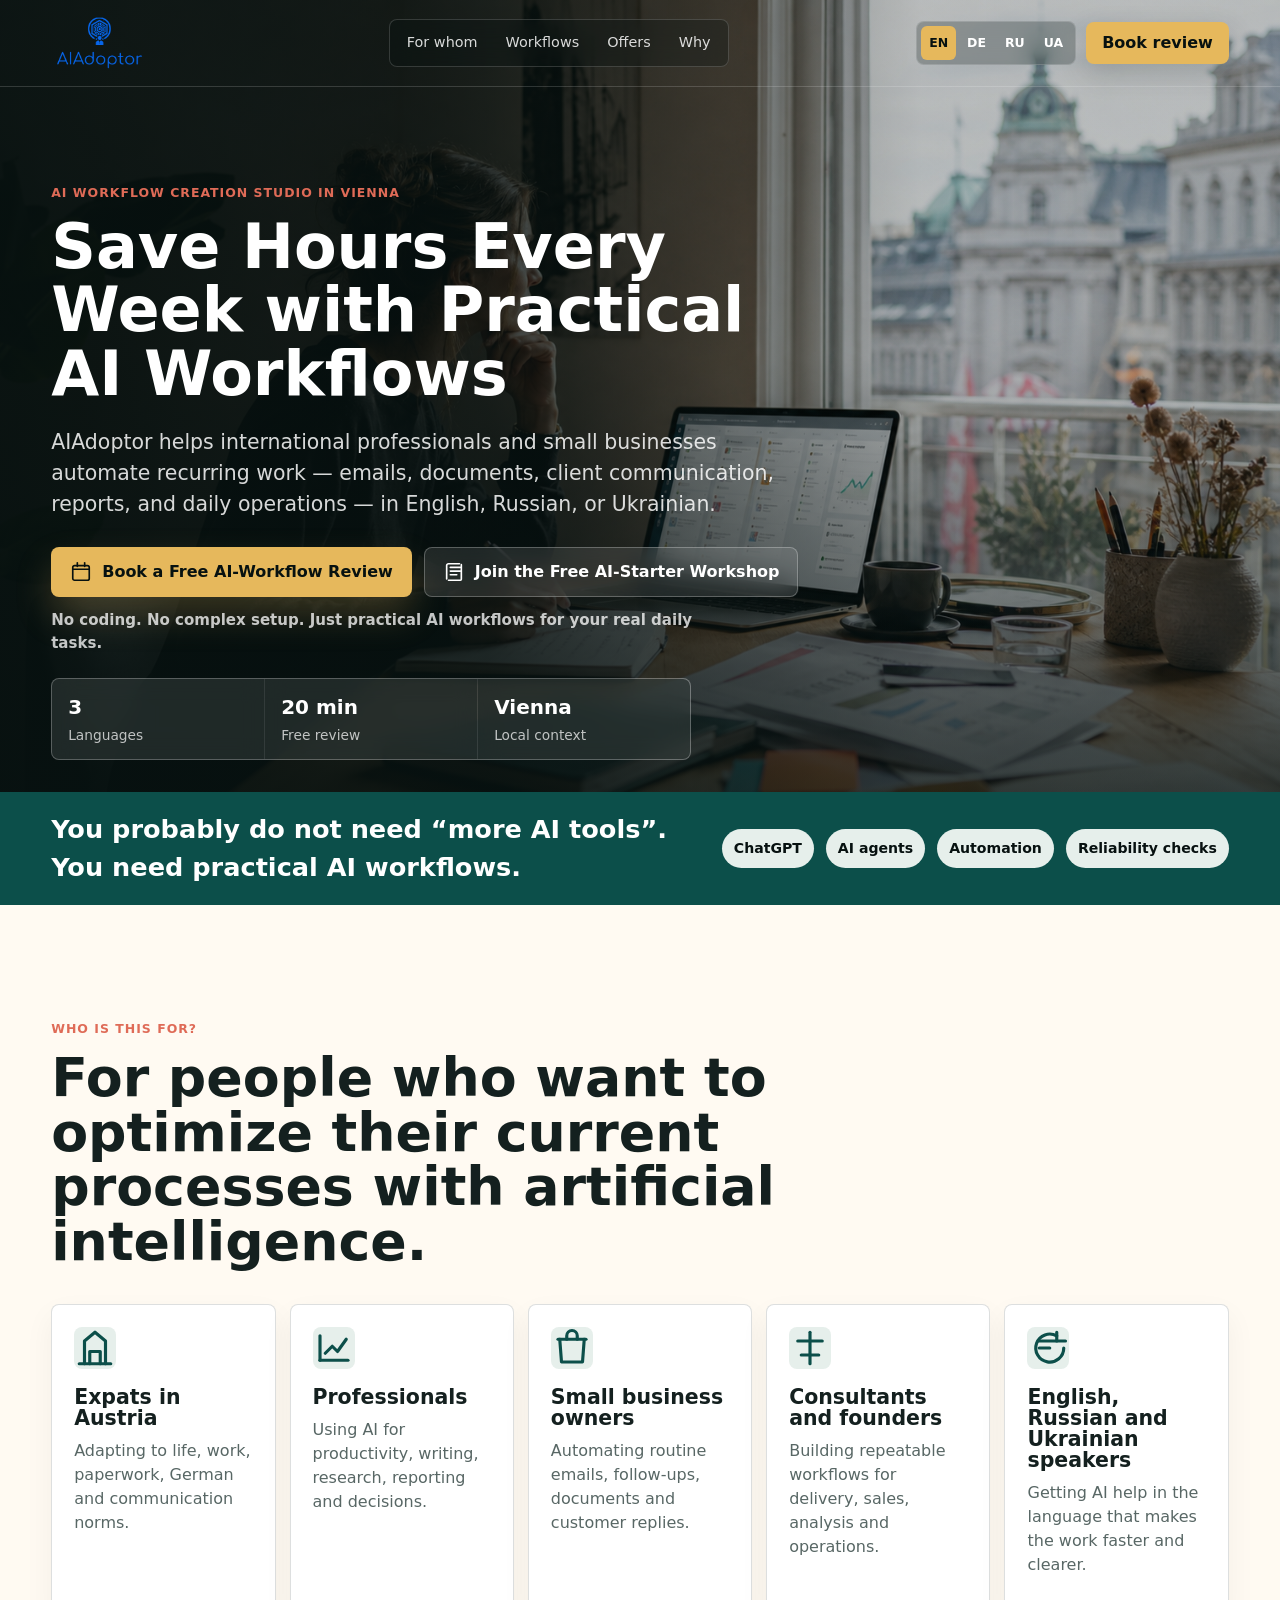
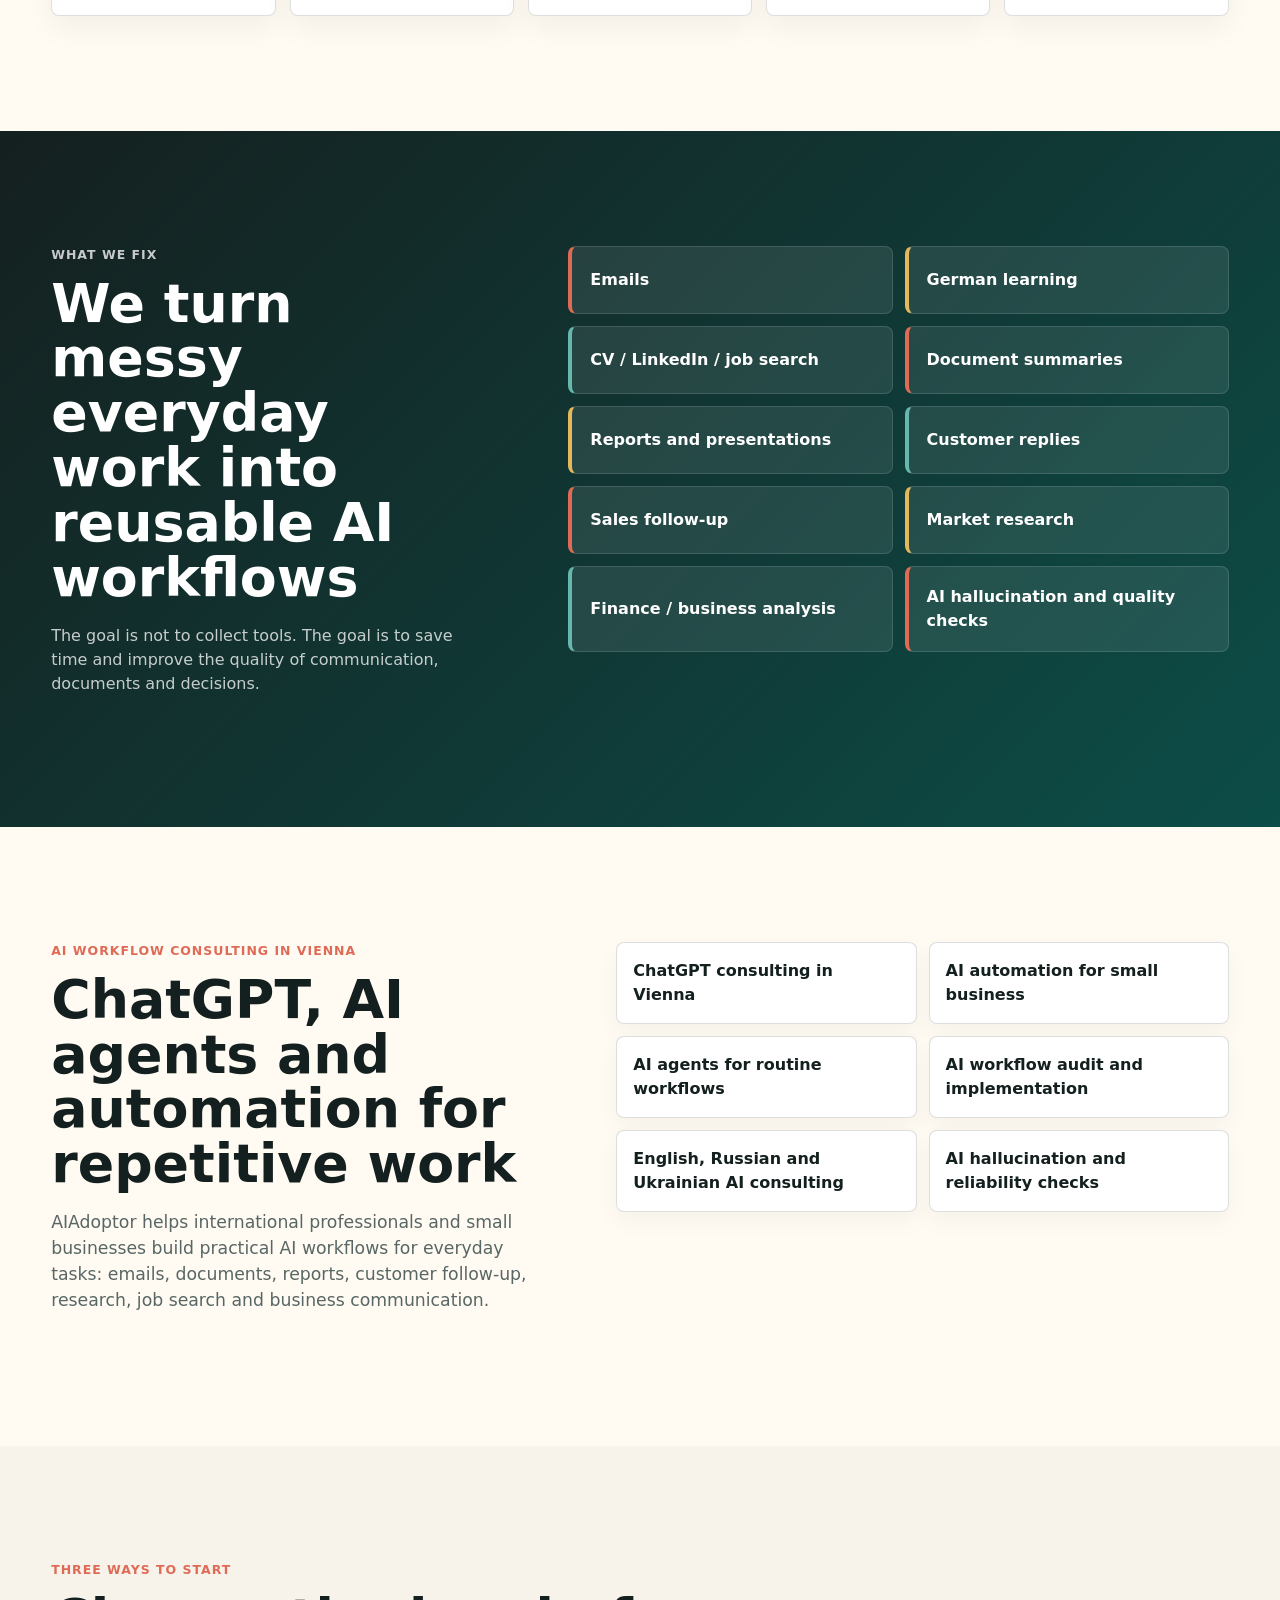
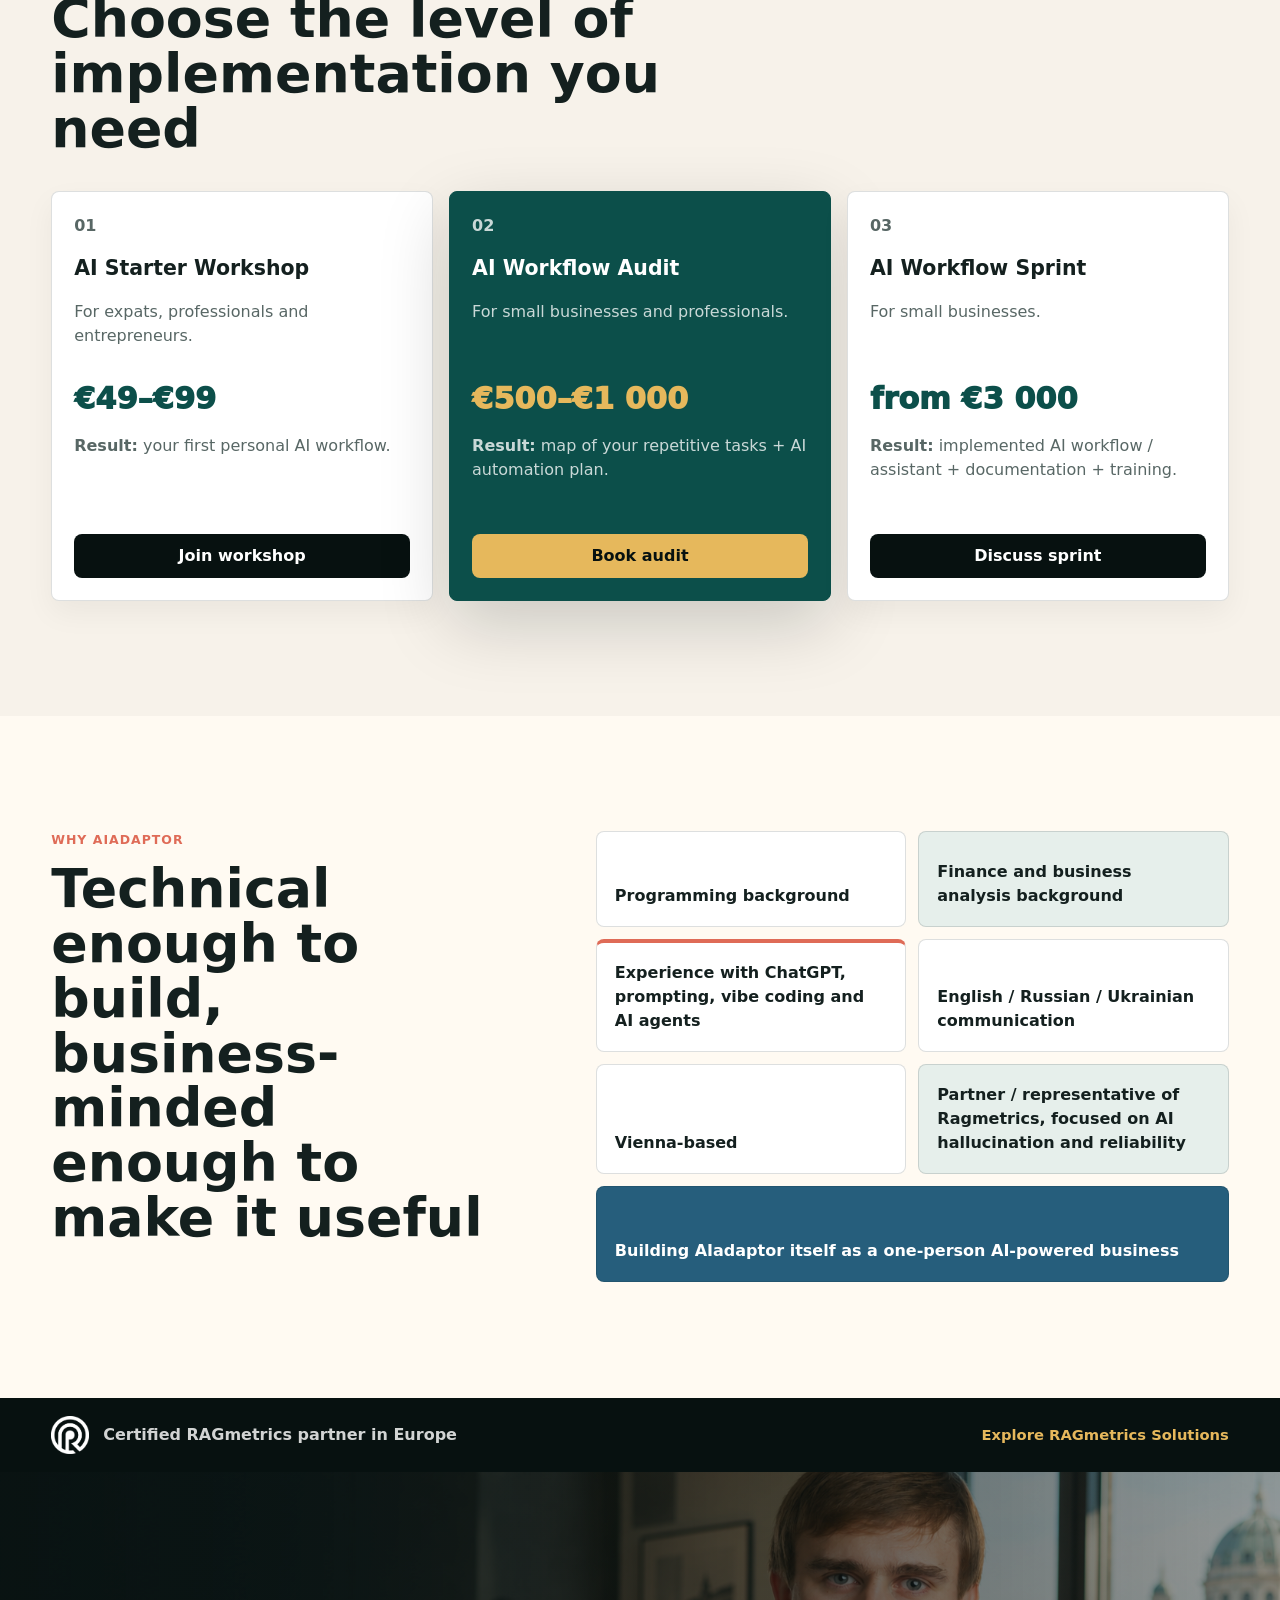
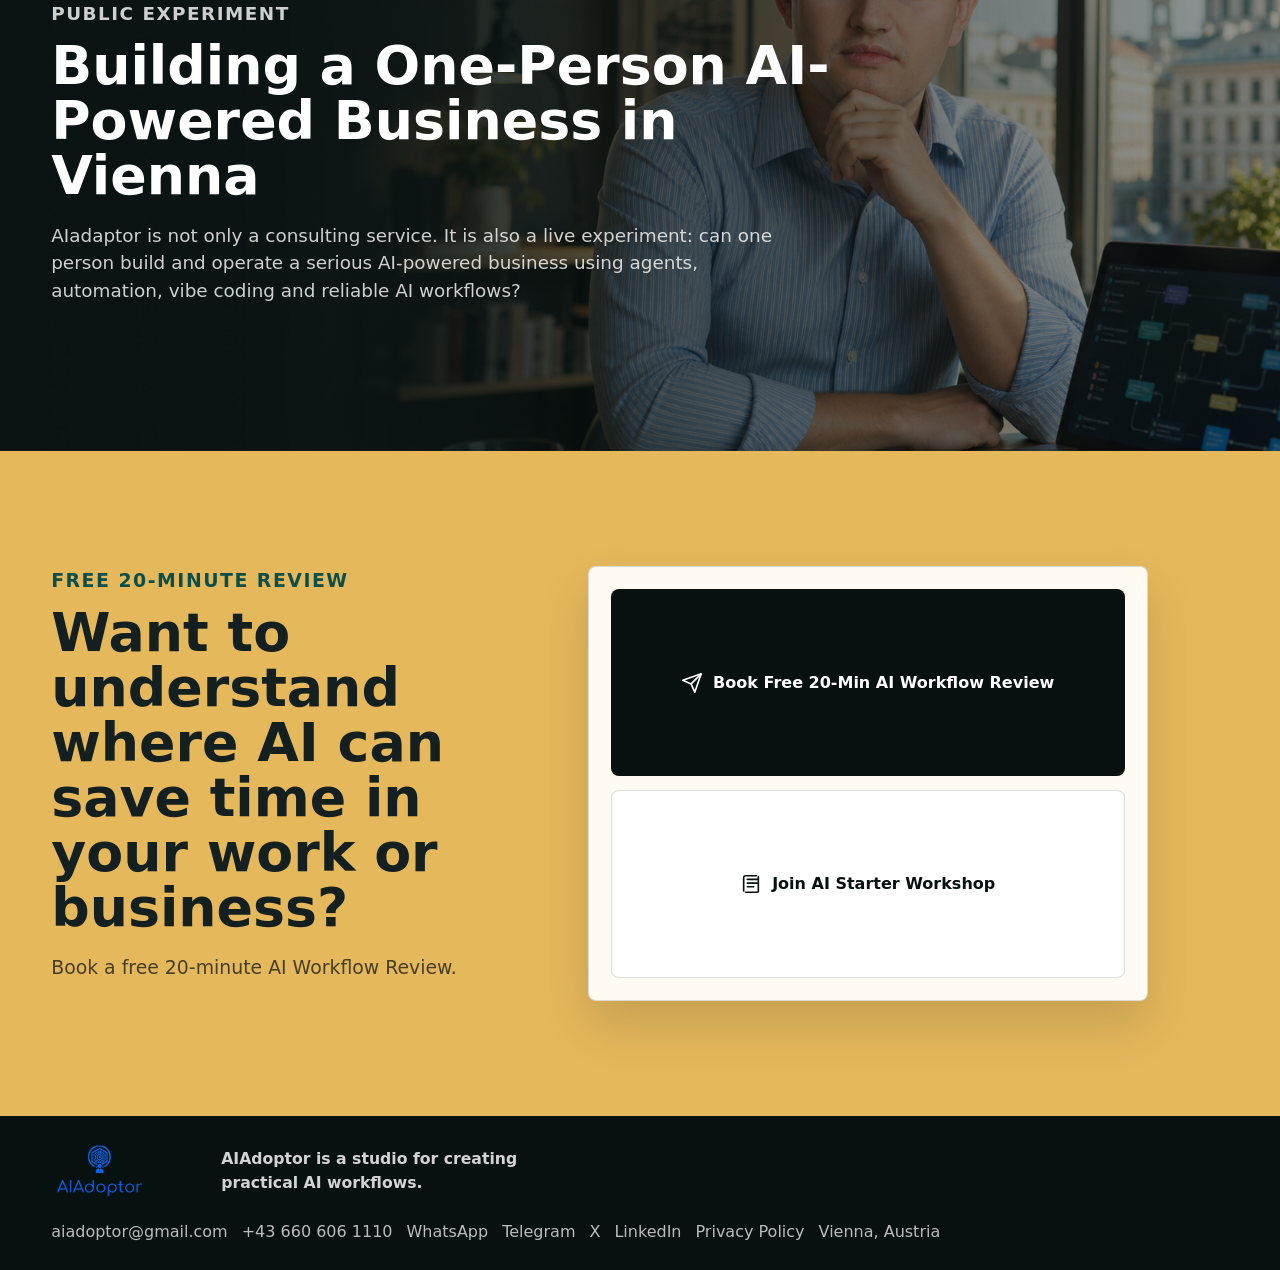
<file: de/index.html>
<!doctype html>
<html lang="de">
  <head>
    <meta charset="utf-8" />
    <meta name="viewport" content="width=device-width, initial-scale=1" />
    <meta
      name="description"
      content="AIAdoptor hilft internationalen Business Professionals und kleinen Unternehmen in Wien, Zeit zu sparen und repetitive Arbeit mit praktischen AI-Workflows zu automatisieren."
      data-i18n-attr="content:meta.description"
    />
    <meta
      name="keywords"
      content="AI workflows Vienna, ChatGPT consulting Vienna, AI automation Vienna, AI agents for small business, practical AI workflows, AI workflow audit, AI workflow sprint, AI consultant English Russian Ukrainian Vienna, RAG hallucination checks"
    />
    <meta name="author" content="AIAdoptor" />
    <meta name="robots" content="index, follow, max-image-preview:large" />
    <link rel="canonical" href="https://aiadoptor.com/de/" />
    <link rel="alternate" hreflang="en" href="https://aiadoptor.com/" />
    <link rel="alternate" hreflang="de" href="https://aiadoptor.com/de/" />
    <link rel="alternate" hreflang="ru" href="https://aiadoptor.com/ru/" />
    <link rel="alternate" hreflang="uk" href="https://aiadoptor.com/uk/" />
    <link rel="alternate" hreflang="x-default" href="https://aiadoptor.com/" />
    <meta property="og:type" content="website" />
    <meta property="og:site_name" content="AIAdoptor" />
    <meta property="og:title" content="AIAdoptor | AI-Workflow-Studio in Wien | ChatGPT & AI-Automatisierung" />
    <meta
      property="og:description"
      content="Practical AI workflows, ChatGPT consulting and AI automation for international professionals and small businesses in Vienna."
    />
    <meta property="og:url" content="https://aiadoptor.com/de/" />
    <meta property="og:image" content="https://aiadoptor.com/assets/aiadoptor-social-profile.png" />
    <meta property="og:locale" content="de_AT" />
    <meta property="og:locale:alternate" content="de_AT" />
    <meta property="og:locale:alternate" content="ru_RU" />
    <meta property="og:locale:alternate" content="uk_UA" />
    <meta name="twitter:card" content="summary_large_image" />
    <meta name="twitter:title" content="AIAdoptor | AI-Workflow-Studio in Wien | ChatGPT & AI-Automatisierung" />
    <meta
      name="twitter:description"
      content="ChatGPT consulting, AI agents and practical AI automation workflows for work and small business in Vienna."
    />
    <meta name="twitter:image" content="https://aiadoptor.com/assets/aiadoptor-social-profile.png" />
    <title data-i18n="meta.title">AIAdoptor | AI-Workflow-Studio in Wien | ChatGPT & AI-Automatisierung</title>
    <link rel="icon" type="image/png" href="/assets/aiadoptor-favicon.png" />
    <link rel="preload" as="image" href="/assets/aiadaptor-hero.png" />
    <link rel="preload" as="image" href="/assets/aiadoptor-logo.png" />
    <link rel="stylesheet" href="/styles.css" />
    <script type="application/ld+json">
      {
        "@context": "https://schema.org",
        "@type": "ProfessionalService",
        "name": "AIAdoptor",
        "url": "https://aiadoptor.com/de/",
        "logo": "https://aiadoptor.com/assets/aiadoptor-logo.png",
        "image": "https://aiadoptor.com/assets/aiadoptor-social-profile.png",
        "description": "AIAdoptor helps international business professionals and small businesses in Vienna save time and automate repetitive work with practical AI workflows.",
        "email": "aiadoptor@gmail.com",
        "telephone": "+436606061110",
        "address": {
          "@type": "PostalAddress",
          "streetAddress": "Kuchelauer Hafenstrase 104/2/2",
          "postalCode": "1190",
          "addressLocality": "Vienna",
          "addressCountry": "AT"
        },
        "areaServed": ["Vienna", "Austria", "Europe"],
        "availableLanguage": ["English", "Russian", "Ukrainian"],
        "sameAs": [
          "https://t.me/aiadoptor",
          "https://x.com/aiadoptor",
          "https://ua.linkedin.com/in/павел-фильянов-2507ba58"
        ],
        "knowsAbout": [
          "ChatGPT consulting",
          "AI workflow automation",
          "AI agents",
          "Small business automation",
          "AI hallucination checks",
          "RAG evaluation",
          "Business communication workflows"
        ],
        "hasOfferCatalog": {
          "@type": "OfferCatalog",
          "name": "AIAdoptor AI workflow services",
          "itemListElement": [
            {
              "@type": "Offer",
              "name": "AI Starter Workshop",
              "priceCurrency": "EUR",
              "price": "49",
              "description": "Starter workshop for creating a first personal AI workflow."
            },
            {
              "@type": "Offer",
              "name": "AI Workflow Audit",
              "priceCurrency": "EUR",
              "price": "500",
              "description": "Audit of repetitive tasks and AI automation planning."
            },
            {
              "@type": "Offer",
              "name": "AI Workflow Sprint",
              "priceCurrency": "EUR",
              "price": "3000",
              "description": "Implementation of an AI workflow or assistant with documentation and training."
            }
          ]
        }
      }
    </script>
    <script type="application/ld+json">
      {
        "@context": "https://schema.org",
        "@type": "FAQPage",
        "mainEntity": [
          {
            "@type": "Question",
            "name": "Who is AIAdoptor for?",
            "acceptedAnswer": {
              "@type": "Answer",
              "text": "AIAdoptor helps international business professionals, expats, consultants, founders and small businesses in Vienna use practical AI workflows for repetitive work."
            }
          },
          {
            "@type": "Question",
            "name": "What AI workflows can be automated?",
            "acceptedAnswer": {
              "@type": "Answer",
              "text": "Common workflows include emails, customer replies, document summaries, reports, presentations, market research, job search, German learning and sales follow-up."
            }
          },
          {
            "@type": "Question",
            "name": "Which languages does AIAdoptor consult in?",
            "acceptedAnswer": {
              "@type": "Answer",
              "text": "AIAdoptor provides consulting in English, Russian and Ukrainian. The website is also available in German."
            }
          },
          {
            "@type": "Question",
            "name": "How can I start?",
            "acceptedAnswer": {
              "@type": "Answer",
              "text": "You can book a free 20-minute AI Workflow Review to identify where AI can save time in your work or business."
            }
          }
        ]
      }
    </script>
    <script src="/app.js" defer></script>
  </head>
  <body>
    <header class="site-header" data-header>
      <a class="brand" href="#top" aria-label="AIadaptor Startseite" data-i18n-attr="aria-label:brand.aria">
        <img class="brand-logo" src="/assets/aiadoptor-logo.png" alt="AIAdoptor" />
        <span class="sr-only" data-i18n="brand.tagline">AI-Workflows in Wien</span>
      </a>

      <nav class="main-nav" aria-label="Hauptnavigation" data-i18n-attr="aria-label:nav.aria">
        <a href="#audience" data-i18n="nav.audience">Für wen</a>
        <a href="#workflows" data-i18n="nav.workflows">Workflows</a>
        <a href="#offers" data-i18n="nav.offers">Angebote</a>
        <a href="#why" data-i18n="nav.why">Warum</a>
      </nav>

      <div class="header-actions">
        <div class="language-switcher" role="group" aria-label="Sprache" data-i18n-attr="aria-label:language.aria">
          <button type="button" data-lang="en" aria-pressed="true">EN</button>
          <button type="button" data-lang="de" aria-pressed="false">DE</button>
          <button type="button" data-lang="ru" aria-pressed="false">RU</button>
          <button type="button" data-lang="uk" aria-pressed="false">UA</button>
        </div>
        <a class="header-cta" href="https://calendly.com/aiadoptor/free-20-min-ai-workflow-review" target="_blank" rel="noopener" data-i18n="cta.short">Review buchen</a>
      </div>
    </header>

    <main id="top">
      <section class="hero" aria-label="AIadaptor">
        <img
          class="hero-image"
          src="/assets/aiadaptor-hero.png"
          alt="Moderner Arbeitsplatz in Wien mit Laptop, Dokumenten und Workflow-Boards"
          data-i18n-attr="alt:hero.imageAlt"
        />
        <div class="hero-scrim" aria-hidden="true"></div>
        <div class="hero-content">
          <p class="eyebrow" data-i18n="hero.eyebrow">Studio für die Erstellung von AI-Workflows in Wien</p>
          <h1 data-i18n="hero.title">Spare jede Woche Stunden mit praktischen AI-Workflows</h1>
          <p class="hero-copy" data-i18n="hero.copy">AIAdoptor hilft internationalen Fachleuten und kleinen Unternehmen, wiederkehrende Arbeit zu automatisieren — E-Mails, Dokumente, Kundenkommunikation, Berichte und tägliche Abläufe — auf Englisch, Russisch oder Ukrainisch.</p>
          <div class="hero-actions">
            <a class="button button-primary" href="https://calendly.com/aiadoptor/free-20-min-ai-workflow-review" target="_blank" rel="noopener">
              <span class="button-icon" aria-hidden="true">
                <svg viewBox="0 0 24 24"><path d="M8 2v4" /><path d="M16 2v4" /><path d="M3.5 9h17" /><path d="M5 5h14a2 2 0 0 1 2 2v12a2 2 0 0 1-2 2H5a2 2 0 0 1-2-2V7a2 2 0 0 1 2-2Z" /></svg>
              </span>
              <span data-i18n="hero.cta.review">Kostenlosen AI-Workflow-Review buchen</span>
            </a>
            <a class="button button-secondary" href="https://tally.so/r/J9XApR" target="_blank" rel="noopener">
              <span class="button-icon" aria-hidden="true">
                <svg viewBox="0 0 24 24"><path d="M4 19.5V5a2 2 0 0 1 2-2h12" /><path d="M8 7h11" /><path d="M8 11h11" /><path d="M8 15h7" /><path d="M6 21h13a1 1 0 0 0 1-1V4" /></svg>
              </span>
              <span data-i18n="hero.cta.workshop">Am kostenlosen AI-Starter-Workshop teilnehmen</span>
            </a>
          </div>
          <p class="hero-microcopy" data-i18n="hero.microcopy">Kein Coding. Kein komplexes Setup. Nur praktische AI-Workflows für deine echten täglichen Aufgaben.</p>
          <dl class="hero-signals" aria-label="Service-Highlights" data-i18n-attr="aria-label:hero.signalsAria">
            <div>
              <dt>3</dt>
              <dd data-i18n="hero.languages">Sprachen</dd>
            </div>
            <div>
              <dt>20 min</dt>
              <dd data-i18n="hero.freeReview">Kostenloser Review</dd>
            </div>
            <div>
              <dt>Vienna</dt>
              <dd data-i18n="hero.localContext">Lokaler Kontext</dd>
            </div>
          </dl>
        </div>
      </section>

      <section class="intro-band" aria-label="Positionierung" data-i18n-attr="aria-label:intro.aria">
        <p data-i18n="intro.line">Du brauchst wahrscheinlich nicht “mehr AI-Tools”. Du brauchst praktische AI-Workflows.</p>
        <span>ChatGPT</span>
        <span data-i18n="intro.agents">AI-Agenten</span>
        <span data-i18n="intro.automation">Automatisierung</span>
        <span data-i18n="intro.reliability">Qualitätschecks</span>
      </section>

      <section class="section audience" id="audience" aria-labelledby="audience-title">
        <div class="section-heading">
          <p class="eyebrow" data-i18n="audience.eyebrow">Für wen ist das?</p>
          <h2 id="audience-title" data-i18n="audience.title">Für Menschen, die ihre aktuellen Prozesse mit künstlicher Intelligenz optimieren möchten.</h2>
        </div>
        <div class="audience-grid">
          <article>
            <span class="tile-icon" aria-hidden="true">
              <svg viewBox="0 0 24 24"><path d="M3 21h18" /><path d="M6 21V8l6-5 6 5v13" /><path d="M9 21v-7h6v7" /></svg>
            </span>
            <h3 data-i18n="audience.cards.expats.title">Expats in Österreich</h3>
            <p data-i18n="audience.cards.expats.copy">Ankommen in Alltag, Arbeit, Dokumenten, Deutsch und Kommunikationsnormen.</p>
          </article>
          <article>
            <span class="tile-icon" aria-hidden="true">
              <svg viewBox="0 0 24 24"><path d="M4 19V5" /><path d="M4 19h16" /><path d="m7 15 4-4 3 3 5-7" /></svg>
            </span>
            <h3 data-i18n="audience.cards.professionals.title">Fachleute</h3>
            <p data-i18n="audience.cards.professionals.copy">AI für Produktivität, Schreiben, Recherche, Reporting und Entscheidungen nutzen.</p>
          </article>
          <article>
            <span class="tile-icon" aria-hidden="true">
              <svg viewBox="0 0 24 24"><path d="M4 7h16" /><path d="M5 7l1 13h12l1-13" /><path d="M9 7V5a3 3 0 0 1 6 0v2" /></svg>
            </span>
            <h3 data-i18n="audience.cards.business.title">Kleine Unternehmen</h3>
            <p data-i18n="audience.cards.business.copy">Routine-E-Mails, Follow-ups, Dokumente und Kundenantworten automatisieren.</p>
          </article>
          <article>
            <span class="tile-icon" aria-hidden="true">
              <svg viewBox="0 0 24 24"><path d="M12 3v18" /><path d="M5 8h14" /><path d="M7 16h10" /></svg>
            </span>
            <h3 data-i18n="audience.cards.founders.title">Consultants und Gründer</h3>
            <p data-i18n="audience.cards.founders.copy">Wiederholbare Workflows für Delivery, Sales, Analyse und Operations bauen.</p>
          </article>
          <article>
            <span class="tile-icon" aria-hidden="true">
              <svg viewBox="0 0 24 24"><path d="M7 8h10" /><path d="M7 12h6" /><path d="M21 12a8 8 0 1 1-4-6.9" /><path d="M17 3v5h5" /></svg>
            </span>
            <h3 data-i18n="audience.cards.communities.title">Englisch-, Russisch- und Ukrainischsprachige</h3>
            <p data-i18n="audience.cards.communities.copy">AI-Unterstützung in der Sprache bekommen, die die Arbeit schneller und klarer macht.</p>
          </article>
        </div>
      </section>

      <section class="section workflows" id="workflows" aria-labelledby="workflows-title">
        <div class="workflow-copy">
          <p class="eyebrow" data-i18n="workflows.eyebrow">Was wir lösen</p>
          <h2 id="workflows-title" data-i18n="workflows.title">Wir verwandeln chaotische Alltagsarbeit in wiederverwendbare AI-Workflows</h2>
          <p data-i18n="workflows.copy">Das Ziel ist nicht, Tools zu sammeln. Das Ziel ist, Zeit zu sparen und die Qualität von Kommunikation, Dokumenten und Entscheidungen zu verbessern.</p>
        </div>
        <div class="workflow-list" aria-label="AI-Workflow-Bereiche" data-i18n-attr="aria-label:workflows.aria">
          <span data-i18n="workflows.items.emails">E-Mails</span>
          <span data-i18n="workflows.items.german">Deutsch lernen</span>
          <span data-i18n="workflows.items.job">CV / LinkedIn / Jobsuche</span>
          <span data-i18n="workflows.items.summaries">Dokument-Zusammenfassungen</span>
          <span data-i18n="workflows.items.reports">Berichte und Präsentationen</span>
          <span data-i18n="workflows.items.customers">Kundenantworten</span>
          <span data-i18n="workflows.items.sales">Sales-Follow-up</span>
          <span data-i18n="workflows.items.research">Marktrecherche</span>
          <span data-i18n="workflows.items.finance">Finanz- / Business-Analyse</span>
          <span data-i18n="workflows.items.quality">AI-Halluzinationen und Qualitätschecks</span>
        </div>
      </section>

      <section class="section seo-section" aria-labelledby="seo-title">
        <div class="seo-copy">
          <p class="eyebrow" data-i18n="seo.eyebrow">AI-Workflow-Beratung in Wien</p>
          <h2 id="seo-title" data-i18n="seo.title">ChatGPT, AI-Agenten und Automatisierung für repetitive Arbeit</h2>
          <p data-i18n="seo.copy">AIAdoptor hilft internationalen Fachleuten und kleinen Unternehmen, praktische AI-Workflows für Alltagsaufgaben aufzubauen: E-Mails, Dokumente, Berichte, Kunden-Follow-up, Recherche, Jobsuche und Business-Kommunikation.</p>
        </div>
        <div class="seo-keywords" aria-label="SEO-Servicebereiche" data-i18n-attr="aria-label:seo.aria">
          <span data-i18n="seo.items.consulting">ChatGPT-Beratung in Wien</span>
          <span data-i18n="seo.items.automation">AI-Automatisierung für kleine Unternehmen</span>
          <span data-i18n="seo.items.agents">AI-Agenten für Routine-Workflows</span>
          <span data-i18n="seo.items.audit">AI-Workflow-Audit und Implementierung</span>
          <span data-i18n="seo.items.languages">AI-Beratung auf Englisch, Russisch und Ukrainisch</span>
          <span data-i18n="seo.items.reliability">AI-Halluzinationen und Zuverlässigkeitschecks</span>
        </div>
      </section>

      <section class="section offers" id="offers" aria-labelledby="offers-title">
        <div class="section-heading compact">
          <p class="eyebrow" data-i18n="offers.eyebrow">Drei Wege zum Start</p>
          <h2 id="offers-title" data-i18n="offers.title">Wähle den Implementierungsgrad, den du brauchst</h2>
        </div>
        <div class="offer-grid">
          <article class="offer-card" id="workshop">
            <p class="offer-number">01</p>
            <h3>AI Starter Workshop</h3>
            <p data-i18n="offers.starter.for">Für Expats, Fachleute und Unternehmer.</p>
            <div class="offer-price">€49–€99</div>
            <p class="result"><strong data-i18n="offers.resultLabel">Ergebnis:</strong> <span data-i18n="offers.starter.result">dein erster persönlicher AI-Workflow.</span></p>
            <a class="offer-link" href="https://tally.so/r/J9XApR" target="_blank" rel="noopener" data-i18n="offers.starter.link">Workshop buchen</a>
          </article>
          <article class="offer-card featured">
            <p class="offer-number">02</p>
            <h3>AI Workflow Audit</h3>
            <p data-i18n="offers.audit.for">Für kleine Unternehmen und Fachleute.</p>
            <div class="offer-price">€500–€1 000</div>
            <p class="result"><strong data-i18n="offers.resultLabel">Ergebnis:</strong> <span data-i18n="offers.audit.result">Karte deiner wiederkehrenden Aufgaben + AI-Automatisierungsplan.</span></p>
            <a class="offer-link" href="https://tally.so/r/lbKdrk" target="_blank" rel="noopener" data-i18n="offers.audit.link">Audit buchen</a>
          </article>
          <article class="offer-card">
            <p class="offer-number">03</p>
            <h3>AI Workflow Sprint</h3>
            <p data-i18n="offers.sprint.for">Für kleine Unternehmen.</p>
            <div class="offer-price" data-i18n="offers.sprint.price">ab €3 000</div>
            <p class="result"><strong data-i18n="offers.resultLabel">Ergebnis:</strong> <span data-i18n="offers.sprint.result">implementierter AI-Workflow / Assistent + Dokumentation + Training.</span></p>
            <a class="offer-link" href="https://tally.so/r/lbKdrk" target="_blank" rel="noopener" data-i18n="offers.sprint.link">Sprint besprechen</a>
          </article>
        </div>
      </section>

      <section class="section why" id="why" aria-labelledby="why-title">
        <div>
          <p class="eyebrow" data-i18n="why.eyebrow">Warum AIadaptor</p>
          <h2 id="why-title" data-i18n="why.title">Technisch genug zum Bauen, geschäftlich genug, damit es nützlich wird</h2>
        </div>
        <div class="proof-grid">
          <div data-i18n="why.items.programming">Programmierhintergrund</div>
          <div data-i18n="why.items.finance">Hintergrund in Finance und Business-Analyse</div>
          <div data-i18n="why.items.ai">Erfahrung mit ChatGPT, Prompting, Vibe Coding und AI-Agenten</div>
          <div data-i18n="why.items.languages">Kommunikation auf Englisch / Russisch / Ukrainisch</div>
          <div data-i18n="why.items.vienna">In Wien basiert</div>
          <div data-i18n="why.items.ragmetrics">Partner / Vertreter von Ragmetrics, mit Fokus auf AI-Halluzinationen und Zuverlässigkeit</div>
          <div data-i18n="why.items.business">AIadaptor selbst wird als One-Person-AI-powered Business aufgebaut</div>
        </div>
      </section>

      <section class="partner-band" aria-label="RAGmetrics Partner" data-i18n-attr="aria-label:partner.aria">
        <a class="partner-strip" href="https://ragmetrics.ai/solutions" target="_blank" rel="noopener">
          <img src="/assets/ragmetrics-logo.png" alt="RagMetrics Logo" data-i18n-attr="alt:partner.logoAlt" />
          <span data-i18n="partner.text">Zertifizierter RAGmetrics Partner in Europa</span>
          <strong data-i18n="partner.cta">RAGmetrics Solutions ansehen</strong>
        </a>
      </section>

      <section class="experiment" aria-labelledby="experiment-title">
        <div class="experiment-inner">
          <p class="eyebrow" data-i18n="experiment.eyebrow">Öffentliches Experiment</p>
          <h2 id="experiment-title" data-i18n="experiment.title">Aufbau eines One-Person-AI-Powered Business in Wien</h2>
          <p data-i18n="experiment.copy">AIadaptor ist nicht nur ein Beratungsservice. Es ist auch ein Live-Experiment: Kann eine Person mit Agenten, Automatisierung, Vibe Coding und zuverlässigen AI-Workflows ein ernsthaftes AI-gestütztes Business aufbauen und betreiben?</p>
        </div>
      </section>

      <section class="book" id="book" aria-labelledby="book-title">
        <div class="book-copy">
          <p class="eyebrow" data-i18n="book.eyebrow">Kostenloser 20-Minuten-Review</p>
          <h2 id="book-title" data-i18n="book.title">Möchtest du verstehen, wo AI in deiner Arbeit oder deinem Business Zeit sparen kann?</h2>
          <p data-i18n="book.copy">Buche einen kostenlosen 20-minütigen AI Workflow Review.</p>
        </div>
        <div class="book-form booking-panel">
          <a class="button button-dark" href="https://calendly.com/aiadoptor/free-20-min-ai-workflow-review" target="_blank" rel="noopener">
            <span class="button-icon" aria-hidden="true">
              <svg viewBox="0 0 24 24"><path d="M22 2 11 13" /><path d="m22 2-7 20-4-9-9-4Z" /></svg>
            </span>
            <span data-i18n="cta.review">Kostenlosen 20-Min-AI-Workflow-Review buchen</span>
          </a>
          <a class="button button-secondary" href="https://tally.so/r/J9XApR" target="_blank" rel="noopener">
            <span class="button-icon" aria-hidden="true">
              <svg viewBox="0 0 24 24"><path d="M4 19.5V5a2 2 0 0 1 2-2h12" /><path d="M8 7h11" /><path d="M8 11h11" /><path d="M8 15h7" /><path d="M6 21h13a1 1 0 0 0 1-1V4" /></svg>
            </span>
            <span data-i18n="cta.workshop">AI Starter Workshop beitreten</span>
          </a>
        </div>
      </section>
    </main>

    <footer class="site-footer">
      <a class="brand" href="#top" aria-label="AIadaptor Startseite" data-i18n-attr="aria-label:brand.aria">
        <img class="brand-logo" src="/assets/aiadoptor-logo.png" alt="AIAdoptor" />
        <span class="sr-only" data-i18n="brand.footerTagline">Praktische AI-Workflows</span>
      </a>
      <p class="footer-motto" data-i18n="hero.motto">AIAdoptor ist ein Studio für die Erstellung praktischer AI-Workflows.</p>
      <div class="footer-links">
        <a href="mailto:aiadoptor@gmail.com">aiadoptor@gmail.com</a>
        <a href="tel:+436606061110">+43 660 606 1110</a>
        <a href="https://wa.me/436606061110" target="_blank" rel="noopener">WhatsApp</a>
        <a href="https://t.me/aiadoptor" target="_blank" rel="noopener">Telegram</a>
        <a href="https://x.com/aiadoptor" target="_blank" rel="noopener">X</a>
        <a href="https://ua.linkedin.com/in/павел-фильянов-2507ba58" target="_blank" rel="noopener">LinkedIn</a>
        <a href="/privacy/#de" data-i18n="footer.privacy">Datenschutzerklärung</a>
        <span data-i18n="footer.location">Wien, Österreich</span>
      </div>
    </footer>
  </body>
</html>
</file>
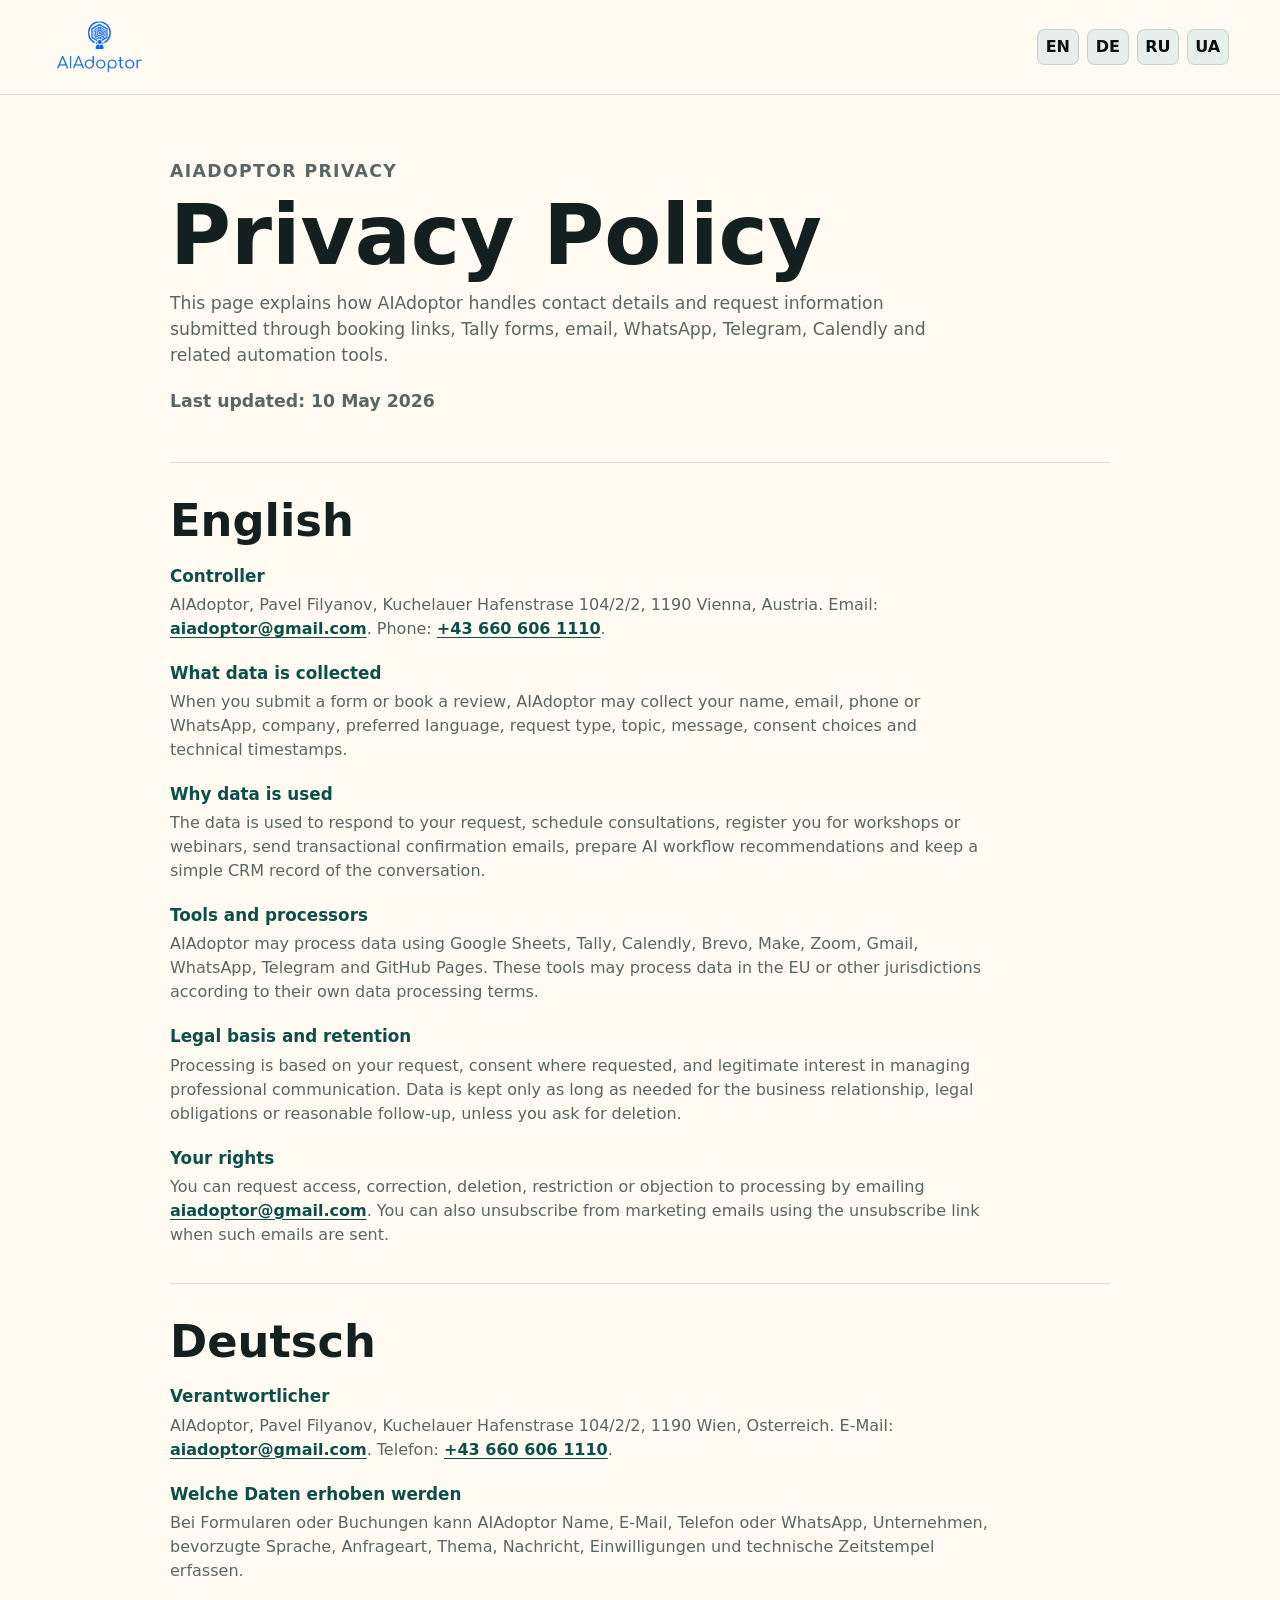
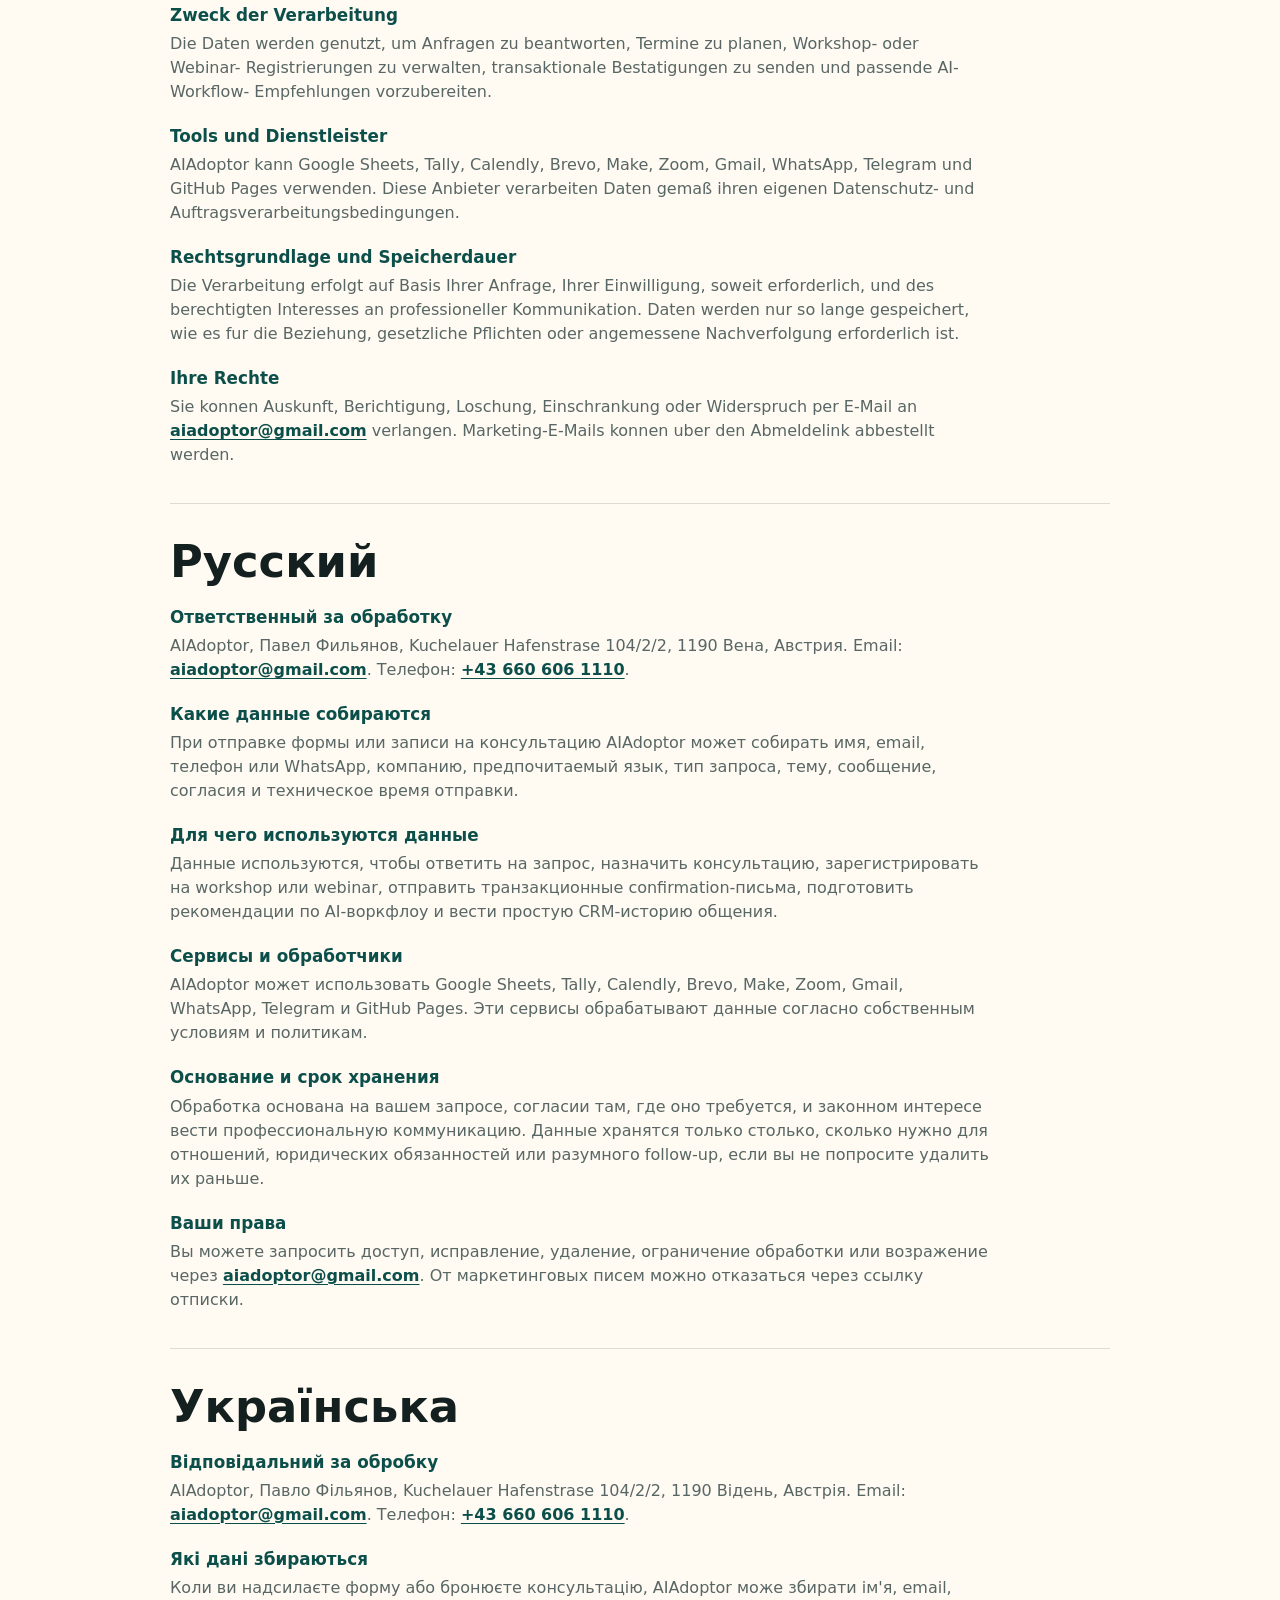
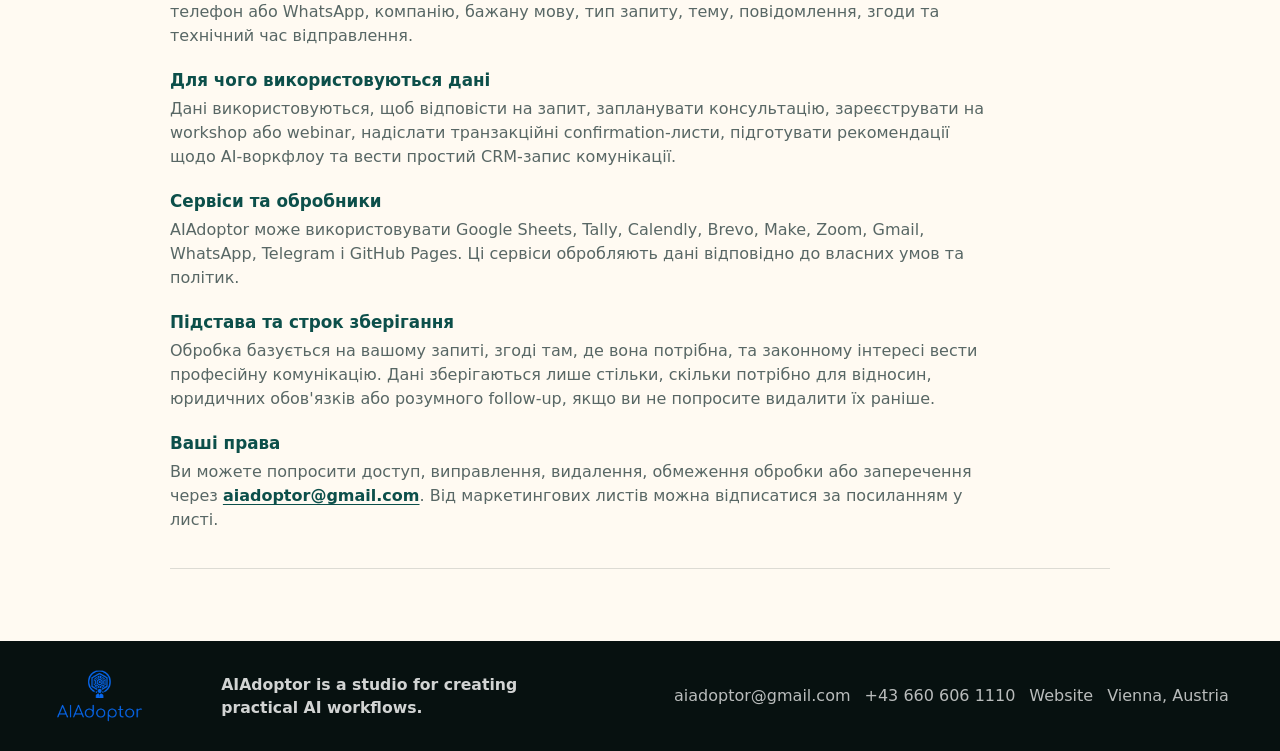
<file: privacy/index.html>
<!doctype html>
<html lang="en">
  <head>
    <meta charset="utf-8" />
    <meta name="viewport" content="width=device-width, initial-scale=1" />
    <meta
      name="description"
      content="Privacy Policy for AIAdoptor: how contact forms, booking links, email follow-up and analytics data are handled."
    />
    <meta name="robots" content="index, follow" />
    <link rel="canonical" href="https://aiadoptor.com/privacy/" />
    <link rel="icon" type="image/png" href="/assets/aiadoptor-favicon.png" />
    <link rel="stylesheet" href="/styles.css" />
    <title>Privacy Policy | AIAdoptor</title>
  </head>
  <body class="legal-page">
    <header class="legal-header">
      <a class="brand" href="/" aria-label="AIAdoptor home">
        <img class="brand-logo" src="/assets/aiadoptor-logo.png" alt="AIAdoptor" />
      </a>
      <nav class="legal-language-nav" aria-label="Privacy policy languages">
        <a href="#en">EN</a>
        <a href="#de">DE</a>
        <a href="#ru">RU</a>
        <a href="#uk">UA</a>
      </nav>
    </header>

    <main class="legal-main">
      <section class="legal-hero">
        <p class="eyebrow">AIAdoptor privacy</p>
        <h1>Privacy Policy</h1>
        <p>
          This page explains how AIAdoptor handles contact details and request information submitted through
          booking links, Tally forms, email, WhatsApp, Telegram, Calendly and related automation tools.
        </p>
        <p class="legal-updated">Last updated: 10 May 2026</p>
      </section>

      <section class="legal-section" id="en" lang="en">
        <h2>English</h2>
        <h3>Controller</h3>
        <p>
          AIAdoptor, Pavel Filyanov, Kuchelauer Hafenstrase 104/2/2, 1190 Vienna, Austria.
          Email: <a href="mailto:aiadoptor@gmail.com">aiadoptor@gmail.com</a>.
          Phone: <a href="tel:+436606061110">+43 660 606 1110</a>.
        </p>
        <h3>What data is collected</h3>
        <p>
          When you submit a form or book a review, AIAdoptor may collect your name, email, phone or WhatsApp,
          company, preferred language, request type, topic, message, consent choices and technical timestamps.
        </p>
        <h3>Why data is used</h3>
        <p>
          The data is used to respond to your request, schedule consultations, register you for workshops or
          webinars, send transactional confirmation emails, prepare AI workflow recommendations and keep a simple
          CRM record of the conversation.
        </p>
        <h3>Tools and processors</h3>
        <p>
          AIAdoptor may process data using Google Sheets, Tally, Calendly, Brevo, Make, Zoom, Gmail, WhatsApp,
          Telegram and GitHub Pages. These tools may process data in the EU or other jurisdictions according to
          their own data processing terms.
        </p>
        <h3>Legal basis and retention</h3>
        <p>
          Processing is based on your request, consent where requested, and legitimate interest in managing
          professional communication. Data is kept only as long as needed for the business relationship, legal
          obligations or reasonable follow-up, unless you ask for deletion.
        </p>
        <h3>Your rights</h3>
        <p>
          You can request access, correction, deletion, restriction or objection to processing by emailing
          <a href="mailto:aiadoptor@gmail.com">aiadoptor@gmail.com</a>. You can also unsubscribe from marketing
          emails using the unsubscribe link when such emails are sent.
        </p>
      </section>

      <section class="legal-section" id="de" lang="de">
        <h2>Deutsch</h2>
        <h3>Verantwortlicher</h3>
        <p>
          AIAdoptor, Pavel Filyanov, Kuchelauer Hafenstrase 104/2/2, 1190 Wien, Osterreich.
          E-Mail: <a href="mailto:aiadoptor@gmail.com">aiadoptor@gmail.com</a>.
          Telefon: <a href="tel:+436606061110">+43 660 606 1110</a>.
        </p>
        <h3>Welche Daten erhoben werden</h3>
        <p>
          Bei Formularen oder Buchungen kann AIAdoptor Name, E-Mail, Telefon oder WhatsApp, Unternehmen,
          bevorzugte Sprache, Anfrageart, Thema, Nachricht, Einwilligungen und technische Zeitstempel erfassen.
        </p>
        <h3>Zweck der Verarbeitung</h3>
        <p>
          Die Daten werden genutzt, um Anfragen zu beantworten, Termine zu planen, Workshop- oder Webinar-
          Registrierungen zu verwalten, transaktionale Bestatigungen zu senden und passende AI-Workflow-
          Empfehlungen vorzubereiten.
        </p>
        <h3>Tools und Dienstleister</h3>
        <p>
          AIAdoptor kann Google Sheets, Tally, Calendly, Brevo, Make, Zoom, Gmail, WhatsApp, Telegram und
          GitHub Pages verwenden. Diese Anbieter verarbeiten Daten gemaß ihren eigenen Datenschutz- und
          Auftragsverarbeitungsbedingungen.
        </p>
        <h3>Rechtsgrundlage und Speicherdauer</h3>
        <p>
          Die Verarbeitung erfolgt auf Basis Ihrer Anfrage, Ihrer Einwilligung, soweit erforderlich, und des
          berechtigten Interesses an professioneller Kommunikation. Daten werden nur so lange gespeichert, wie es
          fur die Beziehung, gesetzliche Pflichten oder angemessene Nachverfolgung erforderlich ist.
        </p>
        <h3>Ihre Rechte</h3>
        <p>
          Sie konnen Auskunft, Berichtigung, Loschung, Einschrankung oder Widerspruch per E-Mail an
          <a href="mailto:aiadoptor@gmail.com">aiadoptor@gmail.com</a> verlangen. Marketing-E-Mails konnen uber
          den Abmeldelink abbestellt werden.
        </p>
      </section>

      <section class="legal-section" id="ru" lang="ru">
        <h2>Русский</h2>
        <h3>Ответственный за обработку</h3>
        <p>
          AIAdoptor, Павел Фильянов, Kuchelauer Hafenstrase 104/2/2, 1190 Вена, Австрия.
          Email: <a href="mailto:aiadoptor@gmail.com">aiadoptor@gmail.com</a>.
          Телефон: <a href="tel:+436606061110">+43 660 606 1110</a>.
        </p>
        <h3>Какие данные собираются</h3>
        <p>
          При отправке формы или записи на консультацию AIAdoptor может собирать имя, email, телефон или WhatsApp,
          компанию, предпочитаемый язык, тип запроса, тему, сообщение, согласия и техническое время отправки.
        </p>
        <h3>Для чего используются данные</h3>
        <p>
          Данные используются, чтобы ответить на запрос, назначить консультацию, зарегистрировать на workshop или
          webinar, отправить транзакционные confirmation-письма, подготовить рекомендации по AI-воркфлоу и вести
          простую CRM-историю общения.
        </p>
        <h3>Сервисы и обработчики</h3>
        <p>
          AIAdoptor может использовать Google Sheets, Tally, Calendly, Brevo, Make, Zoom, Gmail, WhatsApp,
          Telegram и GitHub Pages. Эти сервисы обрабатывают данные согласно собственным условиям и политикам.
        </p>
        <h3>Основание и срок хранения</h3>
        <p>
          Обработка основана на вашем запросе, согласии там, где оно требуется, и законном интересе вести
          профессиональную коммуникацию. Данные хранятся только столько, сколько нужно для отношений, юридических
          обязанностей или разумного follow-up, если вы не попросите удалить их раньше.
        </p>
        <h3>Ваши права</h3>
        <p>
          Вы можете запросить доступ, исправление, удаление, ограничение обработки или возражение через
          <a href="mailto:aiadoptor@gmail.com">aiadoptor@gmail.com</a>. От маркетинговых писем можно отказаться
          через ссылку отписки.
        </p>
      </section>

      <section class="legal-section" id="uk" lang="uk">
        <h2>Українська</h2>
        <h3>Відповідальний за обробку</h3>
        <p>
          AIAdoptor, Павло Фільянов, Kuchelauer Hafenstrase 104/2/2, 1190 Відень, Австрія.
          Email: <a href="mailto:aiadoptor@gmail.com">aiadoptor@gmail.com</a>.
          Телефон: <a href="tel:+436606061110">+43 660 606 1110</a>.
        </p>
        <h3>Які дані збираються</h3>
        <p>
          Коли ви надсилаєте форму або бронюєте консультацію, AIAdoptor може збирати ім'я, email, телефон або
          WhatsApp, компанію, бажану мову, тип запиту, тему, повідомлення, згоди та технічний час відправлення.
        </p>
        <h3>Для чого використовуються дані</h3>
        <p>
          Дані використовуються, щоб відповісти на запит, запланувати консультацію, зареєструвати на workshop або
          webinar, надіслати транзакційні confirmation-листи, підготувати рекомендації щодо AI-воркфлоу та вести
          простий CRM-запис комунікації.
        </p>
        <h3>Сервіси та обробники</h3>
        <p>
          AIAdoptor може використовувати Google Sheets, Tally, Calendly, Brevo, Make, Zoom, Gmail, WhatsApp,
          Telegram і GitHub Pages. Ці сервіси обробляють дані відповідно до власних умов та політик.
        </p>
        <h3>Підстава та строк зберігання</h3>
        <p>
          Обробка базується на вашому запиті, згоді там, де вона потрібна, та законному інтересі вести
          професійну комунікацію. Дані зберігаються лише стільки, скільки потрібно для відносин, юридичних
          обов'язків або розумного follow-up, якщо ви не попросите видалити їх раніше.
        </p>
        <h3>Ваші права</h3>
        <p>
          Ви можете попросити доступ, виправлення, видалення, обмеження обробки або заперечення через
          <a href="mailto:aiadoptor@gmail.com">aiadoptor@gmail.com</a>. Від маркетингових листів можна
          відписатися за посиланням у листі.
        </p>
      </section>
    </main>

    <footer class="site-footer">
      <a class="brand" href="/" aria-label="AIAdoptor home">
        <img class="brand-logo" src="/assets/aiadoptor-logo.png" alt="AIAdoptor" />
      </a>
      <p class="footer-motto">AIAdoptor is a studio for creating practical AI workflows.</p>
      <div class="footer-links">
        <a href="mailto:aiadoptor@gmail.com">aiadoptor@gmail.com</a>
        <a href="tel:+436606061110">+43 660 606 1110</a>
        <a href="/">Website</a>
        <span>Vienna, Austria</span>
      </div>
    </footer>
  </body>
</html>
</file>
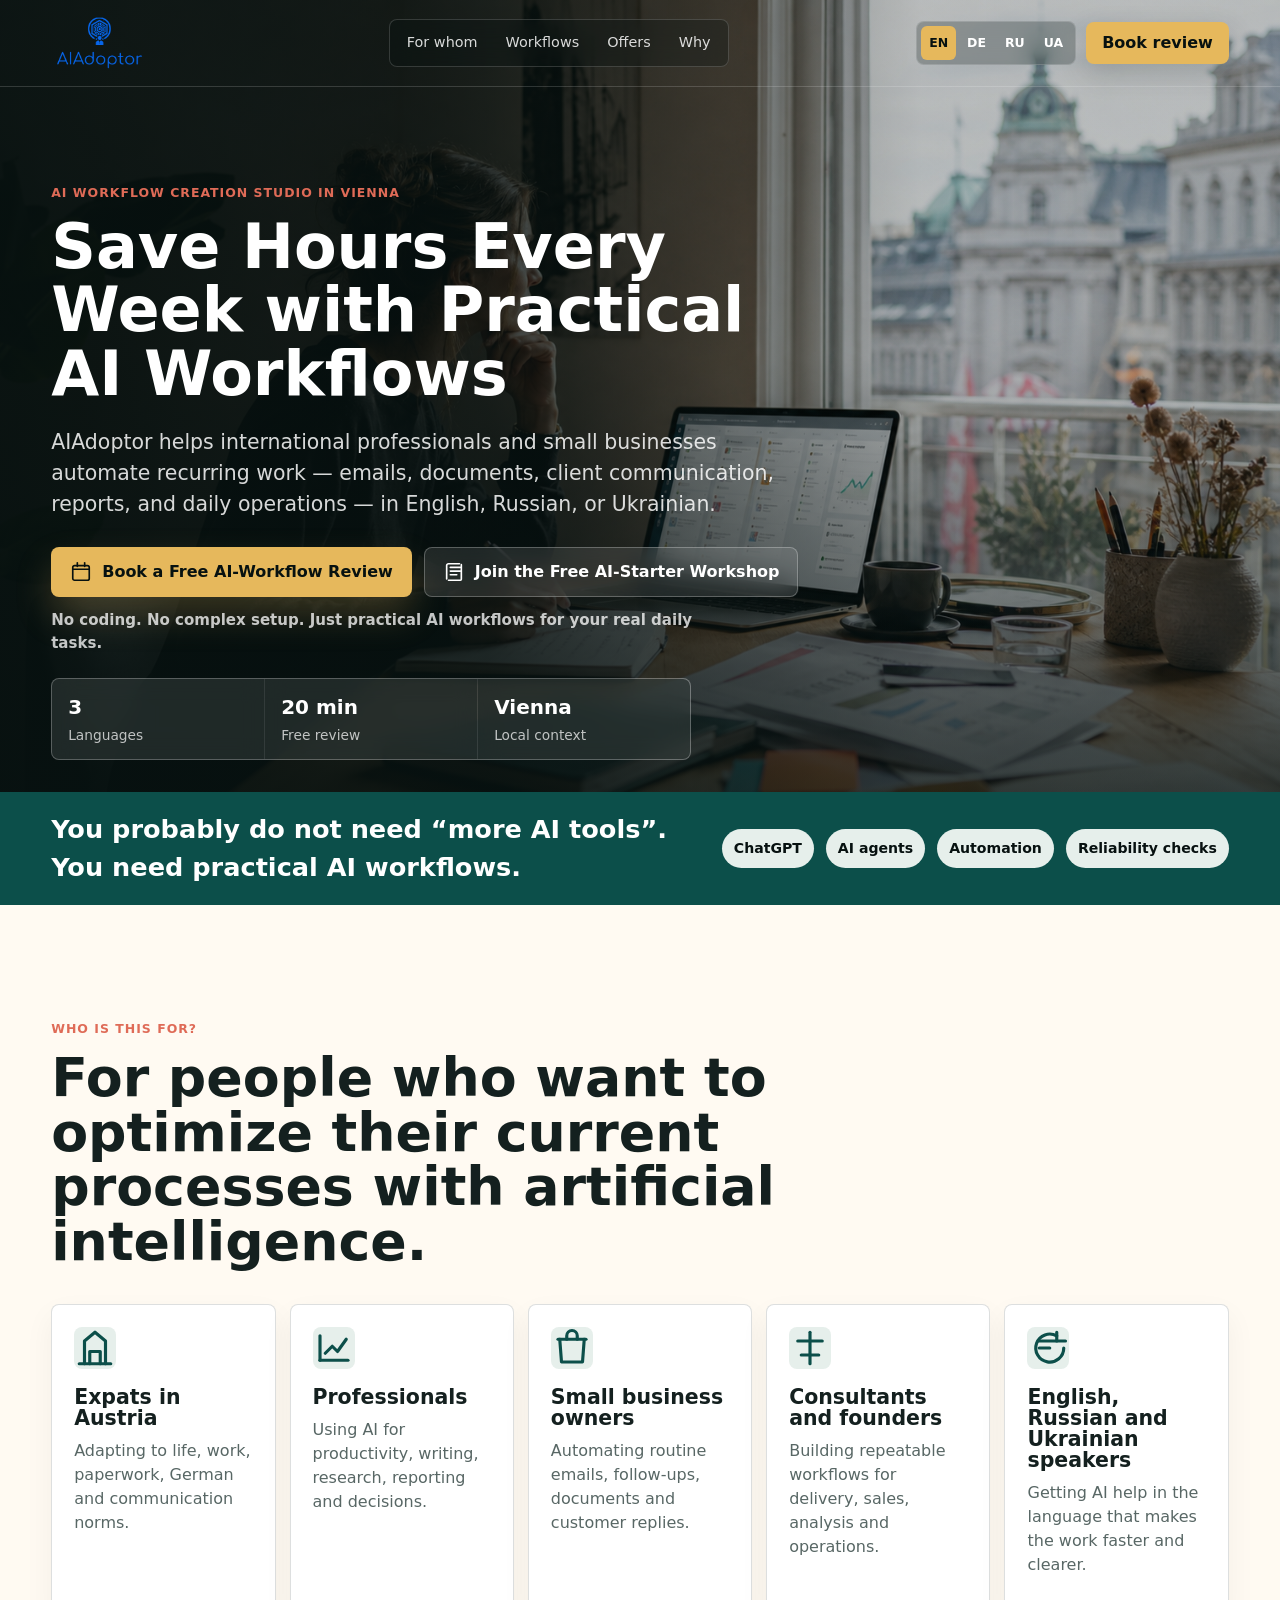
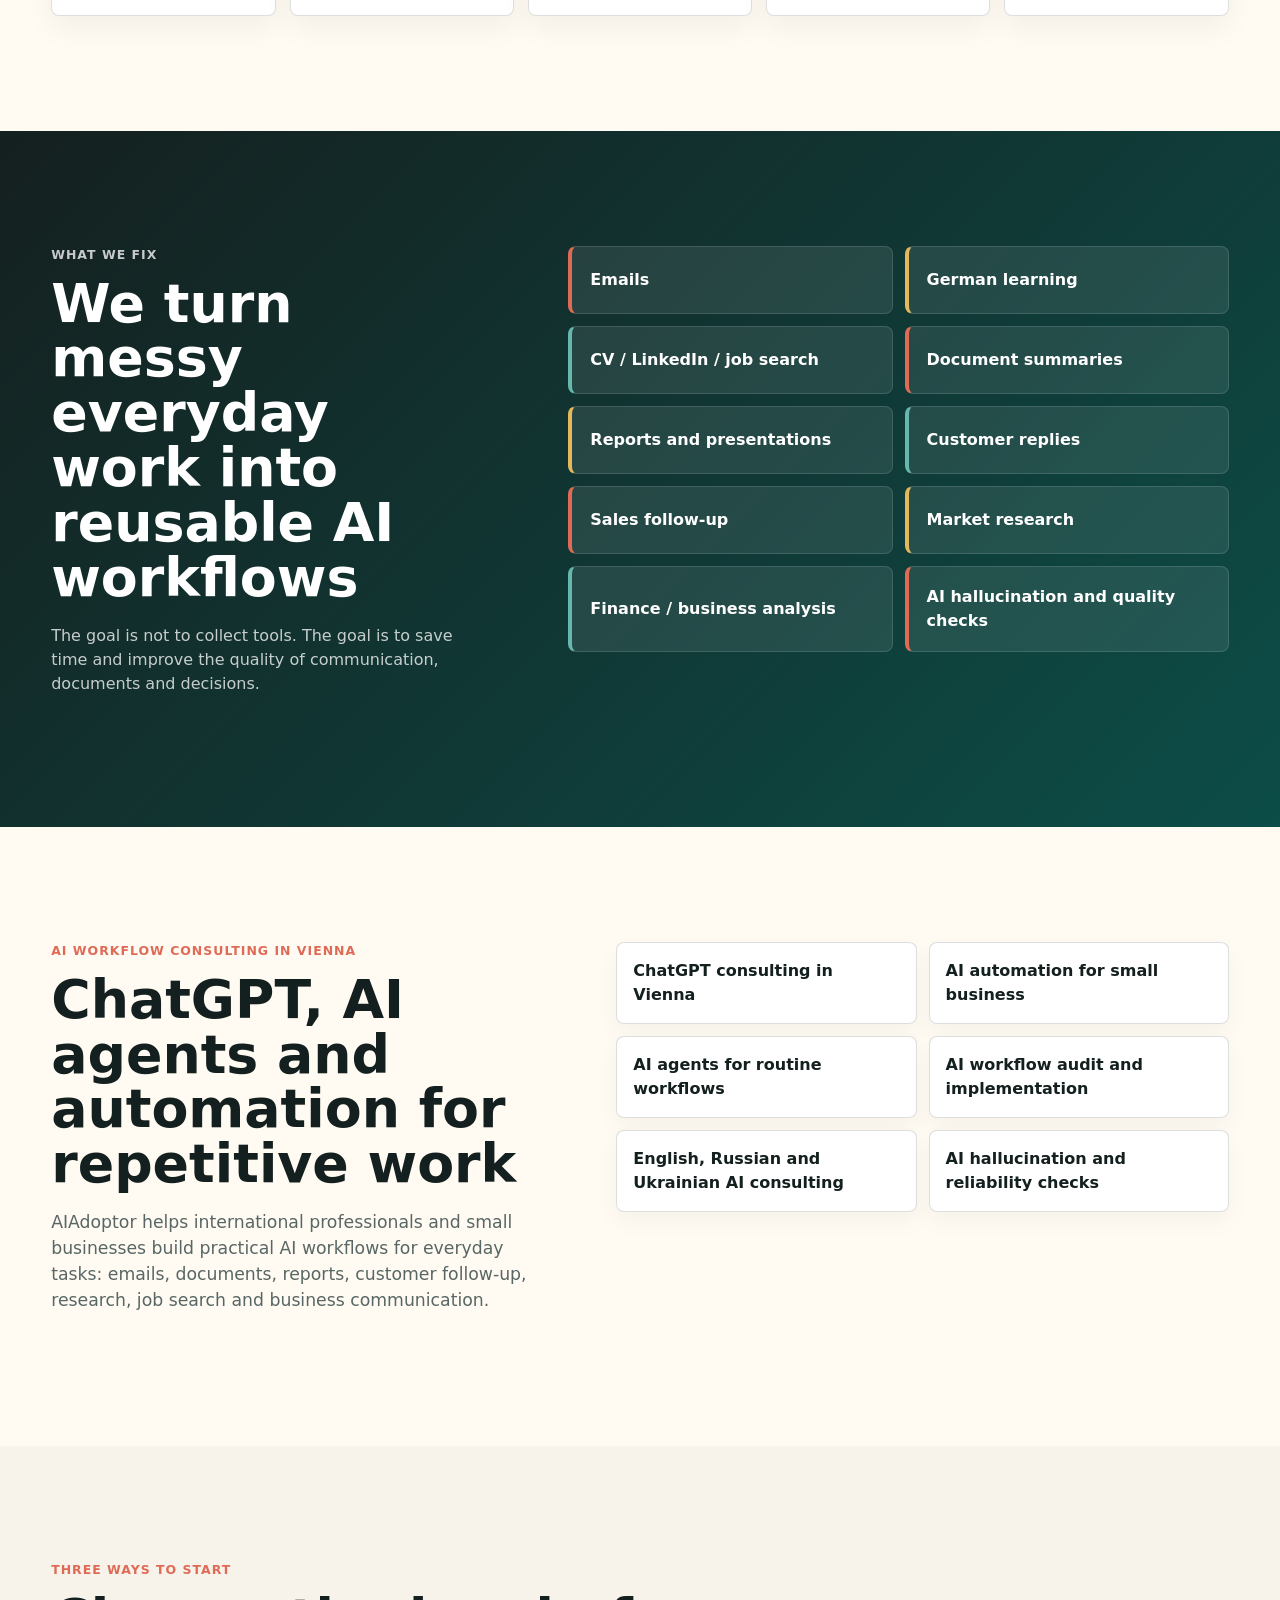
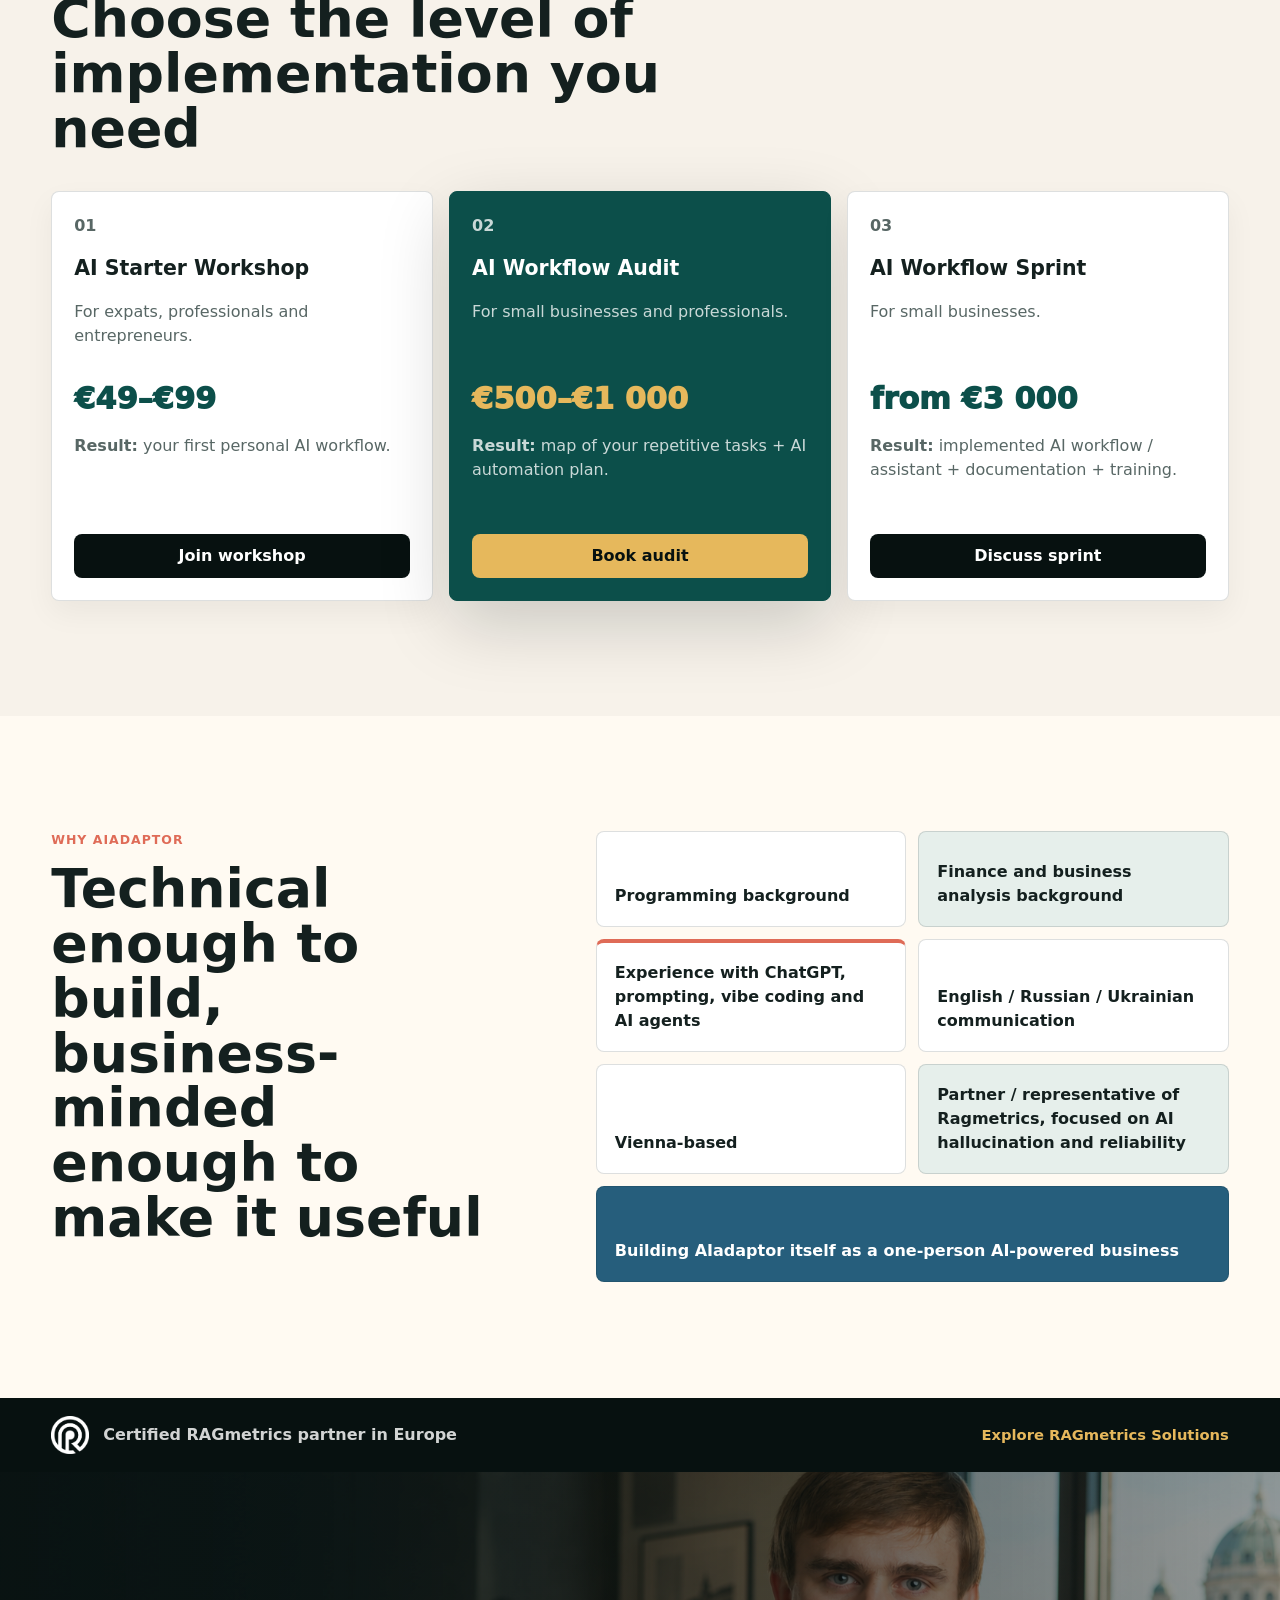
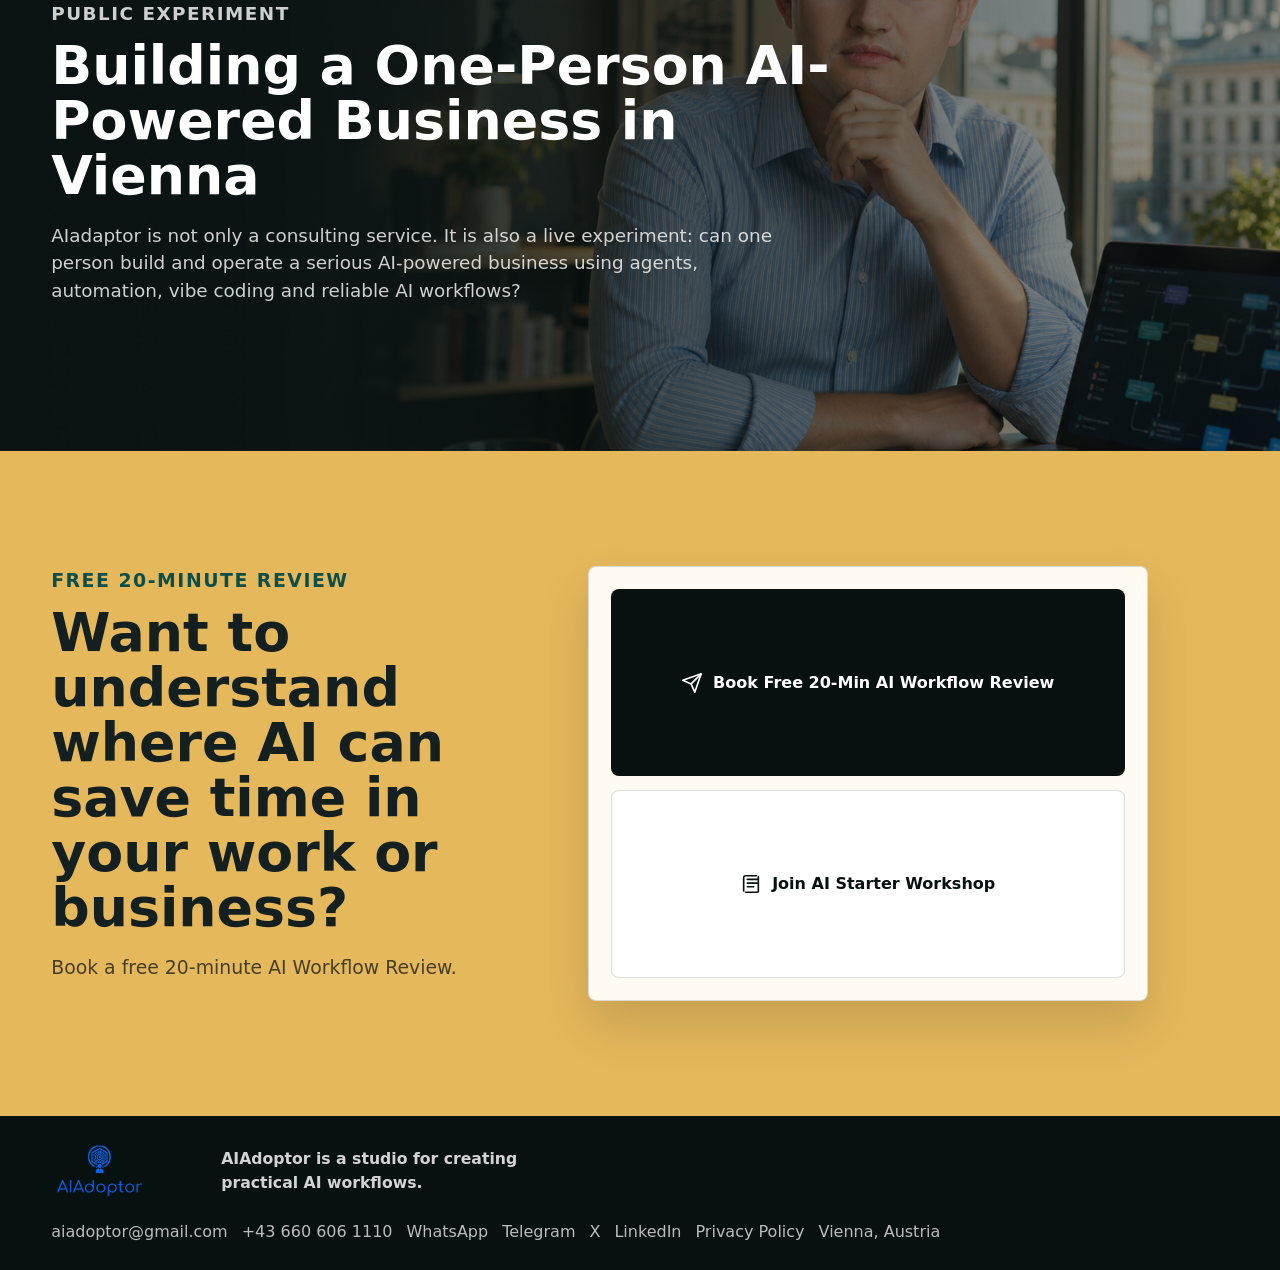
<file: ru/index.html>
<!doctype html>
<html lang="ru">
  <head>
    <meta charset="utf-8" />
    <meta name="viewport" content="width=device-width, initial-scale=1" />
    <meta
      name="description"
      content="AIAdoptor помогает международным бизнес-профессионалам и малому бизнесу в Вене экономить время и автоматизировать повторяющуюся работу с помощью практических AI-воркфлоу."
      data-i18n-attr="content:meta.description"
    />
    <meta
      name="keywords"
      content="AI workflows Vienna, ChatGPT consulting Vienna, AI automation Vienna, AI agents for small business, practical AI workflows, AI workflow audit, AI workflow sprint, AI consultant English Russian Ukrainian Vienna, RAG hallucination checks"
    />
    <meta name="author" content="AIAdoptor" />
    <meta name="robots" content="index, follow, max-image-preview:large" />
    <link rel="canonical" href="https://aiadoptor.com/ru/" />
    <link rel="alternate" hreflang="en" href="https://aiadoptor.com/" />
    <link rel="alternate" hreflang="de" href="https://aiadoptor.com/de/" />
    <link rel="alternate" hreflang="ru" href="https://aiadoptor.com/ru/" />
    <link rel="alternate" hreflang="uk" href="https://aiadoptor.com/uk/" />
    <link rel="alternate" hreflang="x-default" href="https://aiadoptor.com/" />
    <meta property="og:type" content="website" />
    <meta property="og:site_name" content="AIAdoptor" />
    <meta property="og:title" content="AIAdoptor | Студия AI-воркфлоу в Вене | ChatGPT и AI-автоматизация" />
    <meta
      property="og:description"
      content="Practical AI workflows, ChatGPT consulting and AI automation for international professionals and small businesses in Vienna."
    />
    <meta property="og:url" content="https://aiadoptor.com/ru/" />
    <meta property="og:image" content="https://aiadoptor.com/assets/aiadoptor-social-profile.png" />
    <meta property="og:locale" content="ru_RU" />
    <meta property="og:locale:alternate" content="de_AT" />
    <meta property="og:locale:alternate" content="ru_RU" />
    <meta property="og:locale:alternate" content="uk_UA" />
    <meta name="twitter:card" content="summary_large_image" />
    <meta name="twitter:title" content="AIAdoptor | Студия AI-воркфлоу в Вене | ChatGPT и AI-автоматизация" />
    <meta
      name="twitter:description"
      content="ChatGPT consulting, AI agents and practical AI automation workflows for work and small business in Vienna."
    />
    <meta name="twitter:image" content="https://aiadoptor.com/assets/aiadoptor-social-profile.png" />
    <title data-i18n="meta.title">AIAdoptor | Студия AI-воркфлоу в Вене | ChatGPT и AI-автоматизация</title>
    <link rel="icon" type="image/png" href="/assets/aiadoptor-favicon.png" />
    <link rel="preload" as="image" href="/assets/aiadaptor-hero.png" />
    <link rel="preload" as="image" href="/assets/aiadoptor-logo.png" />
    <link rel="stylesheet" href="/styles.css" />
    <script type="application/ld+json">
      {
        "@context": "https://schema.org",
        "@type": "ProfessionalService",
        "name": "AIAdoptor",
        "url": "https://aiadoptor.com/ru/",
        "logo": "https://aiadoptor.com/assets/aiadoptor-logo.png",
        "image": "https://aiadoptor.com/assets/aiadoptor-social-profile.png",
        "description": "AIAdoptor helps international business professionals and small businesses in Vienna save time and automate repetitive work with practical AI workflows.",
        "email": "aiadoptor@gmail.com",
        "telephone": "+436606061110",
        "address": {
          "@type": "PostalAddress",
          "streetAddress": "Kuchelauer Hafenstrase 104/2/2",
          "postalCode": "1190",
          "addressLocality": "Vienna",
          "addressCountry": "AT"
        },
        "areaServed": ["Vienna", "Austria", "Europe"],
        "availableLanguage": ["English", "Russian", "Ukrainian"],
        "sameAs": [
          "https://t.me/aiadoptor",
          "https://x.com/aiadoptor",
          "https://ua.linkedin.com/in/павел-фильянов-2507ba58"
        ],
        "knowsAbout": [
          "ChatGPT consulting",
          "AI workflow automation",
          "AI agents",
          "Small business automation",
          "AI hallucination checks",
          "RAG evaluation",
          "Business communication workflows"
        ],
        "hasOfferCatalog": {
          "@type": "OfferCatalog",
          "name": "AIAdoptor AI workflow services",
          "itemListElement": [
            {
              "@type": "Offer",
              "name": "AI Starter Workshop",
              "priceCurrency": "EUR",
              "price": "49",
              "description": "Starter workshop for creating a first personal AI workflow."
            },
            {
              "@type": "Offer",
              "name": "AI Workflow Audit",
              "priceCurrency": "EUR",
              "price": "500",
              "description": "Audit of repetitive tasks and AI automation planning."
            },
            {
              "@type": "Offer",
              "name": "AI Workflow Sprint",
              "priceCurrency": "EUR",
              "price": "3000",
              "description": "Implementation of an AI workflow or assistant with documentation and training."
            }
          ]
        }
      }
    </script>
    <script type="application/ld+json">
      {
        "@context": "https://schema.org",
        "@type": "FAQPage",
        "mainEntity": [
          {
            "@type": "Question",
            "name": "Who is AIAdoptor for?",
            "acceptedAnswer": {
              "@type": "Answer",
              "text": "AIAdoptor helps international business professionals, expats, consultants, founders and small businesses in Vienna use practical AI workflows for repetitive work."
            }
          },
          {
            "@type": "Question",
            "name": "What AI workflows can be automated?",
            "acceptedAnswer": {
              "@type": "Answer",
              "text": "Common workflows include emails, customer replies, document summaries, reports, presentations, market research, job search, German learning and sales follow-up."
            }
          },
          {
            "@type": "Question",
            "name": "Which languages does AIAdoptor consult in?",
            "acceptedAnswer": {
              "@type": "Answer",
              "text": "AIAdoptor provides consulting in English, Russian and Ukrainian. The website is also available in German."
            }
          },
          {
            "@type": "Question",
            "name": "How can I start?",
            "acceptedAnswer": {
              "@type": "Answer",
              "text": "You can book a free 20-minute AI Workflow Review to identify where AI can save time in your work or business."
            }
          }
        ]
      }
    </script>
    <script src="/app.js" defer></script>
  </head>
  <body>
    <header class="site-header" data-header>
      <a class="brand" href="#top" aria-label="Главная AIadaptor" data-i18n-attr="aria-label:brand.aria">
        <img class="brand-logo" src="/assets/aiadoptor-logo.png" alt="AIAdoptor" />
        <span class="sr-only" data-i18n="brand.tagline">AI-воркфлоу в Вене</span>
      </a>

      <nav class="main-nav" aria-label="Главная навигация" data-i18n-attr="aria-label:nav.aria">
        <a href="#audience" data-i18n="nav.audience">Для кого</a>
        <a href="#workflows" data-i18n="nav.workflows">Воркфлоу</a>
        <a href="#offers" data-i18n="nav.offers">Офферы</a>
        <a href="#why" data-i18n="nav.why">Почему</a>
      </nav>

      <div class="header-actions">
        <div class="language-switcher" role="group" aria-label="Язык" data-i18n-attr="aria-label:language.aria">
          <button type="button" data-lang="en" aria-pressed="true">EN</button>
          <button type="button" data-lang="de" aria-pressed="false">DE</button>
          <button type="button" data-lang="ru" aria-pressed="false">RU</button>
          <button type="button" data-lang="uk" aria-pressed="false">UA</button>
        </div>
        <a class="header-cta" href="https://calendly.com/aiadoptor/free-20-min-ai-workflow-review" target="_blank" rel="noopener" data-i18n="cta.short">Записаться</a>
      </div>
    </header>

    <main id="top">
      <section class="hero" aria-label="AIadaptor">
        <img
          class="hero-image"
          src="/assets/aiadaptor-hero.png"
          alt="Современное рабочее место в Вене с ноутбуком, документами и workflow-досками"
          data-i18n-attr="alt:hero.imageAlt"
        />
        <div class="hero-scrim" aria-hidden="true"></div>
        <div class="hero-content">
          <p class="eyebrow" data-i18n="hero.eyebrow">Студия создания AI-воркфлоу в Вене</p>
          <h1 data-i18n="hero.title">Экономьте часы каждую неделю с практическими AI-процессами</h1>
          <p class="hero-copy" data-i18n="hero.copy">AIAdoptor помогает международным специалистам и малому бизнесу автоматизировать повторяющуюся работу — письма, документы, коммуникацию с клиентами, отчеты и ежедневные операционные задачи — на английском, русском или украинском.</p>
          <div class="hero-actions">
            <a class="button button-primary" href="https://calendly.com/aiadoptor/free-20-min-ai-workflow-review" target="_blank" rel="noopener">
              <span class="button-icon" aria-hidden="true">
                <svg viewBox="0 0 24 24"><path d="M8 2v4" /><path d="M16 2v4" /><path d="M3.5 9h17" /><path d="M5 5h14a2 2 0 0 1 2 2v12a2 2 0 0 1-2 2H5a2 2 0 0 1-2-2V7a2 2 0 0 1 2-2Z" /></svg>
              </span>
              <span data-i18n="hero.cta.review">Записаться на бесплатный AI-Workflow Review</span>
            </a>
            <a class="button button-secondary" href="https://tally.so/r/J9XApR" target="_blank" rel="noopener">
              <span class="button-icon" aria-hidden="true">
                <svg viewBox="0 0 24 24"><path d="M4 19.5V5a2 2 0 0 1 2-2h12" /><path d="M8 7h11" /><path d="M8 11h11" /><path d="M8 15h7" /><path d="M6 21h13a1 1 0 0 0 1-1V4" /></svg>
              </span>
              <span data-i18n="hero.cta.workshop">Присоединиться к бесплатному AI-Starter Workshop</span>
            </a>
          </div>
          <p class="hero-microcopy" data-i18n="hero.microcopy">Без кода. Без сложной настройки. Только практические AI-процессы для ваших реальных ежедневных задач.</p>
          <dl class="hero-signals" aria-label="Ключевые преимущества" data-i18n-attr="aria-label:hero.signalsAria">
            <div>
              <dt>3</dt>
              <dd data-i18n="hero.languages">Языка</dd>
            </div>
            <div>
              <dt>20 min</dt>
              <dd data-i18n="hero.freeReview">Бесплатный разбор</dd>
            </div>
            <div>
              <dt>Vienna</dt>
              <dd data-i18n="hero.localContext">Локальный контекст</dd>
            </div>
          </dl>
        </div>
      </section>

      <section class="intro-band" aria-label="Позиционирование" data-i18n-attr="aria-label:intro.aria">
        <p data-i18n="intro.line">Скорее всего, вам не нужно “еще больше AI-инструментов”. Вам нужны практические AI-воркфлоу.</p>
        <span>ChatGPT</span>
        <span data-i18n="intro.agents">AI-агенты</span>
        <span data-i18n="intro.automation">Автоматизация</span>
        <span data-i18n="intro.reliability">Проверка качества</span>
      </section>

      <section class="section audience" id="audience" aria-labelledby="audience-title">
        <div class="section-heading">
          <p class="eyebrow" data-i18n="audience.eyebrow">Для кого это?</p>
          <h2 id="audience-title" data-i18n="audience.title">Для людей, которые хотят оптимизировать свои текущие процессы при помощи искусственного интеллекта.</h2>
        </div>
        <div class="audience-grid">
          <article>
            <span class="tile-icon" aria-hidden="true">
              <svg viewBox="0 0 24 24"><path d="M3 21h18" /><path d="M6 21V8l6-5 6 5v13" /><path d="M9 21v-7h6v7" /></svg>
            </span>
            <h3 data-i18n="audience.cards.expats.title">Экспаты в Австрии</h3>
            <p data-i18n="audience.cards.expats.copy">Адаптация к жизни, работе, документам, немецкому и нормам коммуникации.</p>
          </article>
          <article>
            <span class="tile-icon" aria-hidden="true">
              <svg viewBox="0 0 24 24"><path d="M4 19V5" /><path d="M4 19h16" /><path d="m7 15 4-4 3 3 5-7" /></svg>
            </span>
            <h3 data-i18n="audience.cards.professionals.title">Профессионалы</h3>
            <p data-i18n="audience.cards.professionals.copy">AI для продуктивности, письма, исследований, отчетности и решений.</p>
          </article>
          <article>
            <span class="tile-icon" aria-hidden="true">
              <svg viewBox="0 0 24 24"><path d="M4 7h16" /><path d="M5 7l1 13h12l1-13" /><path d="M9 7V5a3 3 0 0 1 6 0v2" /></svg>
            </span>
            <h3 data-i18n="audience.cards.business.title">Владельцы малого бизнеса</h3>
            <p data-i18n="audience.cards.business.copy">Автоматизация писем, follow-up, документов и ответов клиентам.</p>
          </article>
          <article>
            <span class="tile-icon" aria-hidden="true">
              <svg viewBox="0 0 24 24"><path d="M12 3v18" /><path d="M5 8h14" /><path d="M7 16h10" /></svg>
            </span>
            <h3 data-i18n="audience.cards.founders.title">Консультанты и фаундеры</h3>
            <p data-i18n="audience.cards.founders.copy">Повторяемые процессы для delivery, продаж, анализа и операционки.</p>
          </article>
          <article>
            <span class="tile-icon" aria-hidden="true">
              <svg viewBox="0 0 24 24"><path d="M7 8h10" /><path d="M7 12h6" /><path d="M21 12a8 8 0 1 1-4-6.9" /><path d="M17 3v5h5" /></svg>
            </span>
            <h3 data-i18n="audience.cards.communities.title">Англо-, русско- и украиноязычные сообщества</h3>
            <p data-i18n="audience.cards.communities.copy">AI-помощь на языке, на котором работа становится быстрее и понятнее.</p>
          </article>
        </div>
      </section>

      <section class="section workflows" id="workflows" aria-labelledby="workflows-title">
        <div class="workflow-copy">
          <p class="eyebrow" data-i18n="workflows.eyebrow">Какие боли решаем</p>
          <h2 id="workflows-title" data-i18n="workflows.title">Превращаем хаотичную повседневную работу в повторяемые AI-воркфлоу</h2>
          <p data-i18n="workflows.copy">Цель не в том, чтобы собирать инструменты. Цель — экономить время и повышать качество коммуникации, документов и решений.</p>
        </div>
        <div class="workflow-list" aria-label="Направления AI-воркфлоу" data-i18n-attr="aria-label:workflows.aria">
          <span data-i18n="workflows.items.emails">Письма</span>
          <span data-i18n="workflows.items.german">Изучение немецкого</span>
          <span data-i18n="workflows.items.job">CV / LinkedIn / поиск работы</span>
          <span data-i18n="workflows.items.summaries">Саммари документов</span>
          <span data-i18n="workflows.items.reports">Отчеты и презентации</span>
          <span data-i18n="workflows.items.customers">Ответы клиентам</span>
          <span data-i18n="workflows.items.sales">Sales follow-up</span>
          <span data-i18n="workflows.items.research">Исследование рынка</span>
          <span data-i18n="workflows.items.finance">Финансовый / бизнес-анализ</span>
          <span data-i18n="workflows.items.quality">AI-галлюцинации и проверка качества</span>
        </div>
      </section>

      <section class="section seo-section" aria-labelledby="seo-title">
        <div class="seo-copy">
          <p class="eyebrow" data-i18n="seo.eyebrow">AI-консалтинг и workflow-автоматизация в Вене</p>
          <h2 id="seo-title" data-i18n="seo.title">ChatGPT, AI-агенты и автоматизация повторяющейся работы</h2>
          <p data-i18n="seo.copy">AIAdoptor помогает международным специалистам и малому бизнесу создавать практические AI-воркфлоу для повседневных задач: писем, документов, отчетов, клиентского follow-up, исследований, поиска работы и деловой коммуникации.</p>
        </div>
        <div class="seo-keywords" aria-label="SEO-направления услуг" data-i18n-attr="aria-label:seo.aria">
          <span data-i18n="seo.items.consulting">ChatGPT-консалтинг в Вене</span>
          <span data-i18n="seo.items.automation">AI-автоматизация для малого бизнеса</span>
          <span data-i18n="seo.items.agents">AI-агенты для рутинных процессов</span>
          <span data-i18n="seo.items.audit">AI Workflow Audit и внедрение</span>
          <span data-i18n="seo.items.languages">AI-консалтинг на английском, русском и украинском</span>
          <span data-i18n="seo.items.reliability">Проверка AI-галлюцинаций и надежности</span>
        </div>
      </section>

      <section class="section offers" id="offers" aria-labelledby="offers-title">
        <div class="section-heading compact">
          <p class="eyebrow" data-i18n="offers.eyebrow">Три продукта</p>
          <h2 id="offers-title" data-i18n="offers.title">Выберите уровень внедрения, который вам нужен</h2>
        </div>
        <div class="offer-grid">
          <article class="offer-card" id="workshop">
            <p class="offer-number">01</p>
            <h3>AI Starter Workshop</h3>
            <p data-i18n="offers.starter.for">Для экспатов, специалистов и предпринимателей.</p>
            <div class="offer-price">€49–€99</div>
            <p class="result"><strong data-i18n="offers.resultLabel">Результат:</strong> <span data-i18n="offers.starter.result">ваш первый персональный AI-воркфлоу.</span></p>
            <a class="offer-link" href="https://tally.so/r/J9XApR" target="_blank" rel="noopener" data-i18n="offers.starter.link">Записаться на workshop</a>
          </article>
          <article class="offer-card featured">
            <p class="offer-number">02</p>
            <h3>AI Workflow Audit</h3>
            <p data-i18n="offers.audit.for">Для малого бизнеса и профессионалов.</p>
            <div class="offer-price">€500–€1 000</div>
            <p class="result"><strong data-i18n="offers.resultLabel">Результат:</strong> <span data-i18n="offers.audit.result">карта повторяющихся задач + план AI-автоматизации.</span></p>
            <a class="offer-link" href="https://tally.so/r/lbKdrk" target="_blank" rel="noopener" data-i18n="offers.audit.link">Заказать аудит</a>
          </article>
          <article class="offer-card">
            <p class="offer-number">03</p>
            <h3>AI Workflow Sprint</h3>
            <p data-i18n="offers.sprint.for">Для малого бизнеса.</p>
            <div class="offer-price" data-i18n="offers.sprint.price">от €3 000</div>
            <p class="result"><strong data-i18n="offers.resultLabel">Результат:</strong> <span data-i18n="offers.sprint.result">внедренный AI-воркфлоу / ассистент + документация + обучение.</span></p>
            <a class="offer-link" href="https://tally.so/r/lbKdrk" target="_blank" rel="noopener" data-i18n="offers.sprint.link">Обсудить sprint</a>
          </article>
        </div>
      </section>

      <section class="section why" id="why" aria-labelledby="why-title">
        <div>
          <p class="eyebrow" data-i18n="why.eyebrow">Почему AIadaptor</p>
          <h2 id="why-title" data-i18n="why.title">Обладаем достаточными техническими навыками, чтобы построить AI-процесс, и достаточным бизнес-опытом, чтобы это было полезно на практике.</h2>
        </div>
        <div class="proof-grid">
          <div data-i18n="why.items.programming">Бэкграунд в программировании</div>
          <div data-i18n="why.items.finance">Бэкграунд в финансах и бизнес-анализе</div>
          <div data-i18n="why.items.ai">Опыт с ChatGPT, prompting, vibe coding и AI-агентами</div>
          <div data-i18n="why.items.languages">Коммуникация на английском / русском / украинском</div>
          <div data-i18n="why.items.vienna">Базируется в Вене</div>
          <div data-i18n="why.items.ragmetrics">Партнер / представитель Ragmetrics, фокус на AI-галлюцинациях и надежности</div>
          <div data-i18n="why.items.business">AIadaptor строится как one-person AI-powered business</div>
        </div>
      </section>

      <section class="partner-band" aria-label="Партнер RAGmetrics" data-i18n-attr="aria-label:partner.aria">
        <a class="partner-strip" href="https://ragmetrics.ai/solutions" target="_blank" rel="noopener">
          <img src="/assets/ragmetrics-logo.png" alt="Логотип RAGmetrics" data-i18n-attr="alt:partner.logoAlt" />
          <span data-i18n="partner.text">Сертифицированный партнер RAGmetrics в Европе</span>
          <strong data-i18n="partner.cta">Перейти в RAGmetrics Solutions</strong>
        </a>
      </section>

      <section class="experiment" aria-labelledby="experiment-title">
        <div class="experiment-inner">
          <p class="eyebrow" data-i18n="experiment.eyebrow">Публичный эксперимент</p>
          <h2 id="experiment-title" data-i18n="experiment.title">Строим AI-powered бизнес одного человека в Вене</h2>
          <p data-i18n="experiment.copy">AIadaptor — это не только консалтинг. Это живой эксперимент: может ли один человек построить и вести серьезный AI-powered бизнес с помощью агентов, автоматизации, vibe coding и надежных AI-воркфлоу?</p>
        </div>
      </section>

      <section class="book" id="book" aria-labelledby="book-title">
        <div class="book-copy">
          <p class="eyebrow" data-i18n="book.eyebrow">Бесплатный 20-минутный разбор</p>
          <h2 id="book-title" data-i18n="book.title">Хотите понять, где AI может экономить время в вашей работе или бизнесе?</h2>
          <p data-i18n="book.copy">Запишитесь на бесплатный 20-минутный AI Workflow Review.</p>
        </div>
        <div class="book-form booking-panel">
          <a class="button button-dark" href="https://calendly.com/aiadoptor/free-20-min-ai-workflow-review" target="_blank" rel="noopener">
            <span class="button-icon" aria-hidden="true">
              <svg viewBox="0 0 24 24"><path d="M22 2 11 13" /><path d="m22 2-7 20-4-9-9-4Z" /></svg>
            </span>
            <span data-i18n="cta.review">Записаться на бесплатный 20-мин AI Workflow Review</span>
          </a>
          <a class="button button-secondary" href="https://tally.so/r/J9XApR" target="_blank" rel="noopener">
            <span class="button-icon" aria-hidden="true">
              <svg viewBox="0 0 24 24"><path d="M4 19.5V5a2 2 0 0 1 2-2h12" /><path d="M8 7h11" /><path d="M8 11h11" /><path d="M8 15h7" /><path d="M6 21h13a1 1 0 0 0 1-1V4" /></svg>
            </span>
            <span data-i18n="cta.workshop">Присоединиться к AI Starter Workshop</span>
          </a>
        </div>
      </section>
    </main>

    <footer class="site-footer">
      <a class="brand" href="#top" aria-label="Главная AIadaptor" data-i18n-attr="aria-label:brand.aria">
        <img class="brand-logo" src="/assets/aiadoptor-logo.png" alt="AIAdoptor" />
        <span class="sr-only" data-i18n="brand.footerTagline">Практические AI-воркфлоу</span>
      </a>
      <p class="footer-motto" data-i18n="hero.motto">AIAdoptor — это студия создания практических AI-воркфлоу.</p>
      <div class="footer-links">
        <a href="mailto:aiadoptor@gmail.com">aiadoptor@gmail.com</a>
        <a href="tel:+436606061110">+43 660 606 1110</a>
        <a href="https://wa.me/436606061110" target="_blank" rel="noopener">WhatsApp</a>
        <a href="https://t.me/aiadoptor" target="_blank" rel="noopener">Telegram</a>
        <a href="https://x.com/aiadoptor" target="_blank" rel="noopener">X</a>
        <a href="https://ua.linkedin.com/in/павел-фильянов-2507ba58" target="_blank" rel="noopener">LinkedIn</a>
        <a href="/privacy/#ru" data-i18n="footer.privacy">Политика конфиденциальности</a>
        <span data-i18n="footer.location">Вена, Австрия</span>
      </div>
    </footer>
  </body>
</html>
</file>
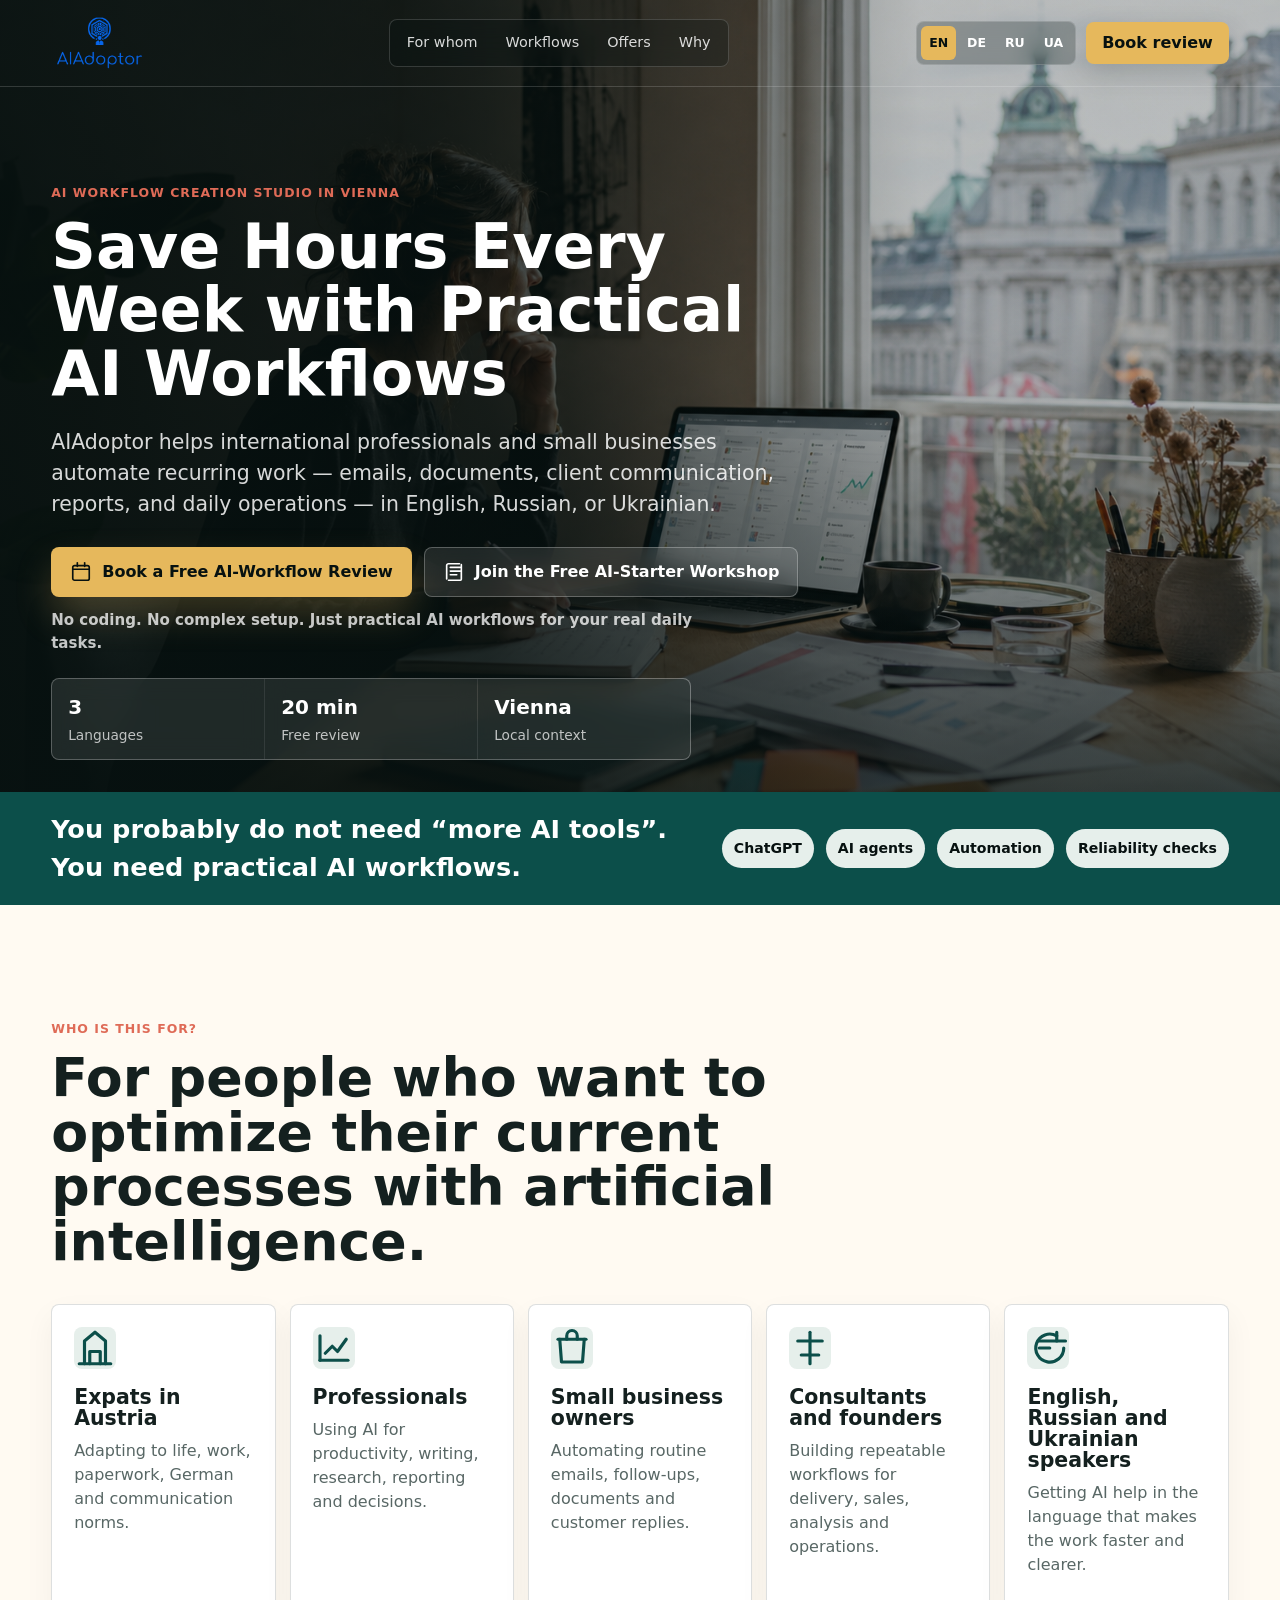
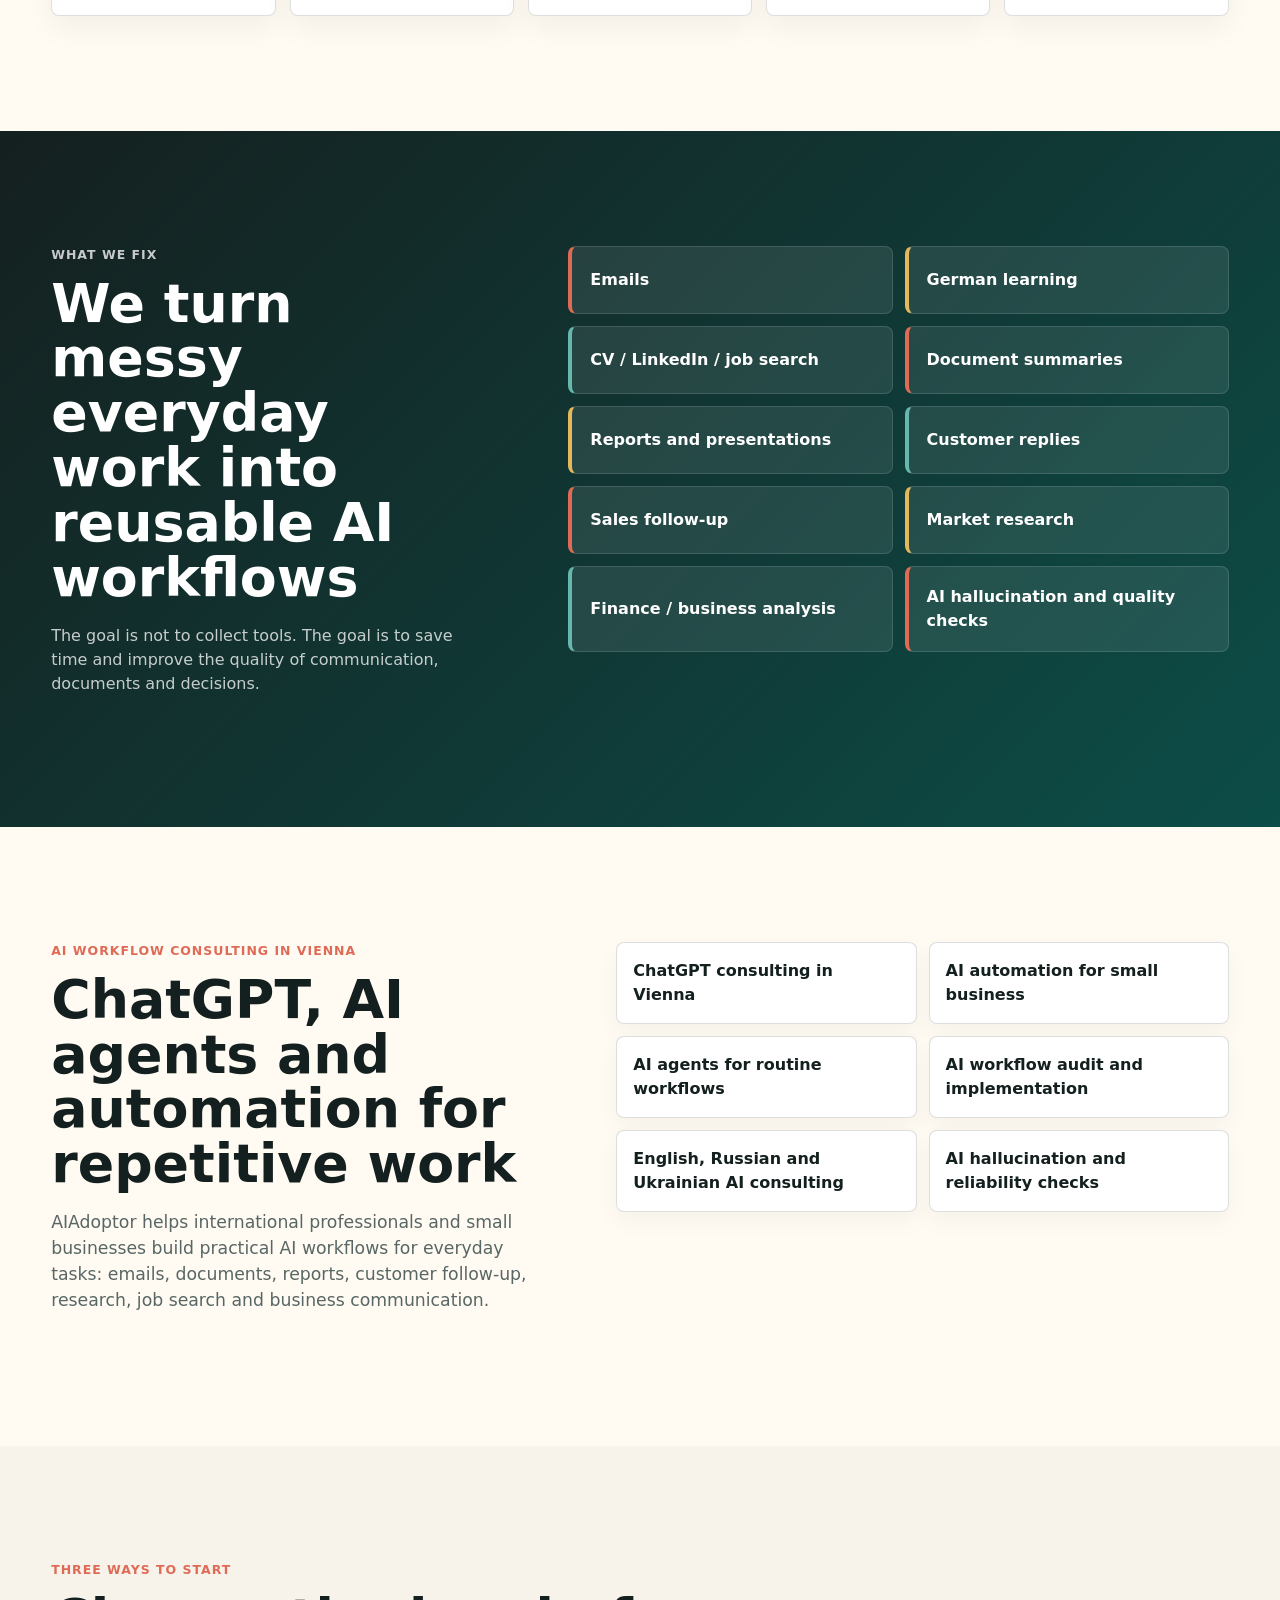
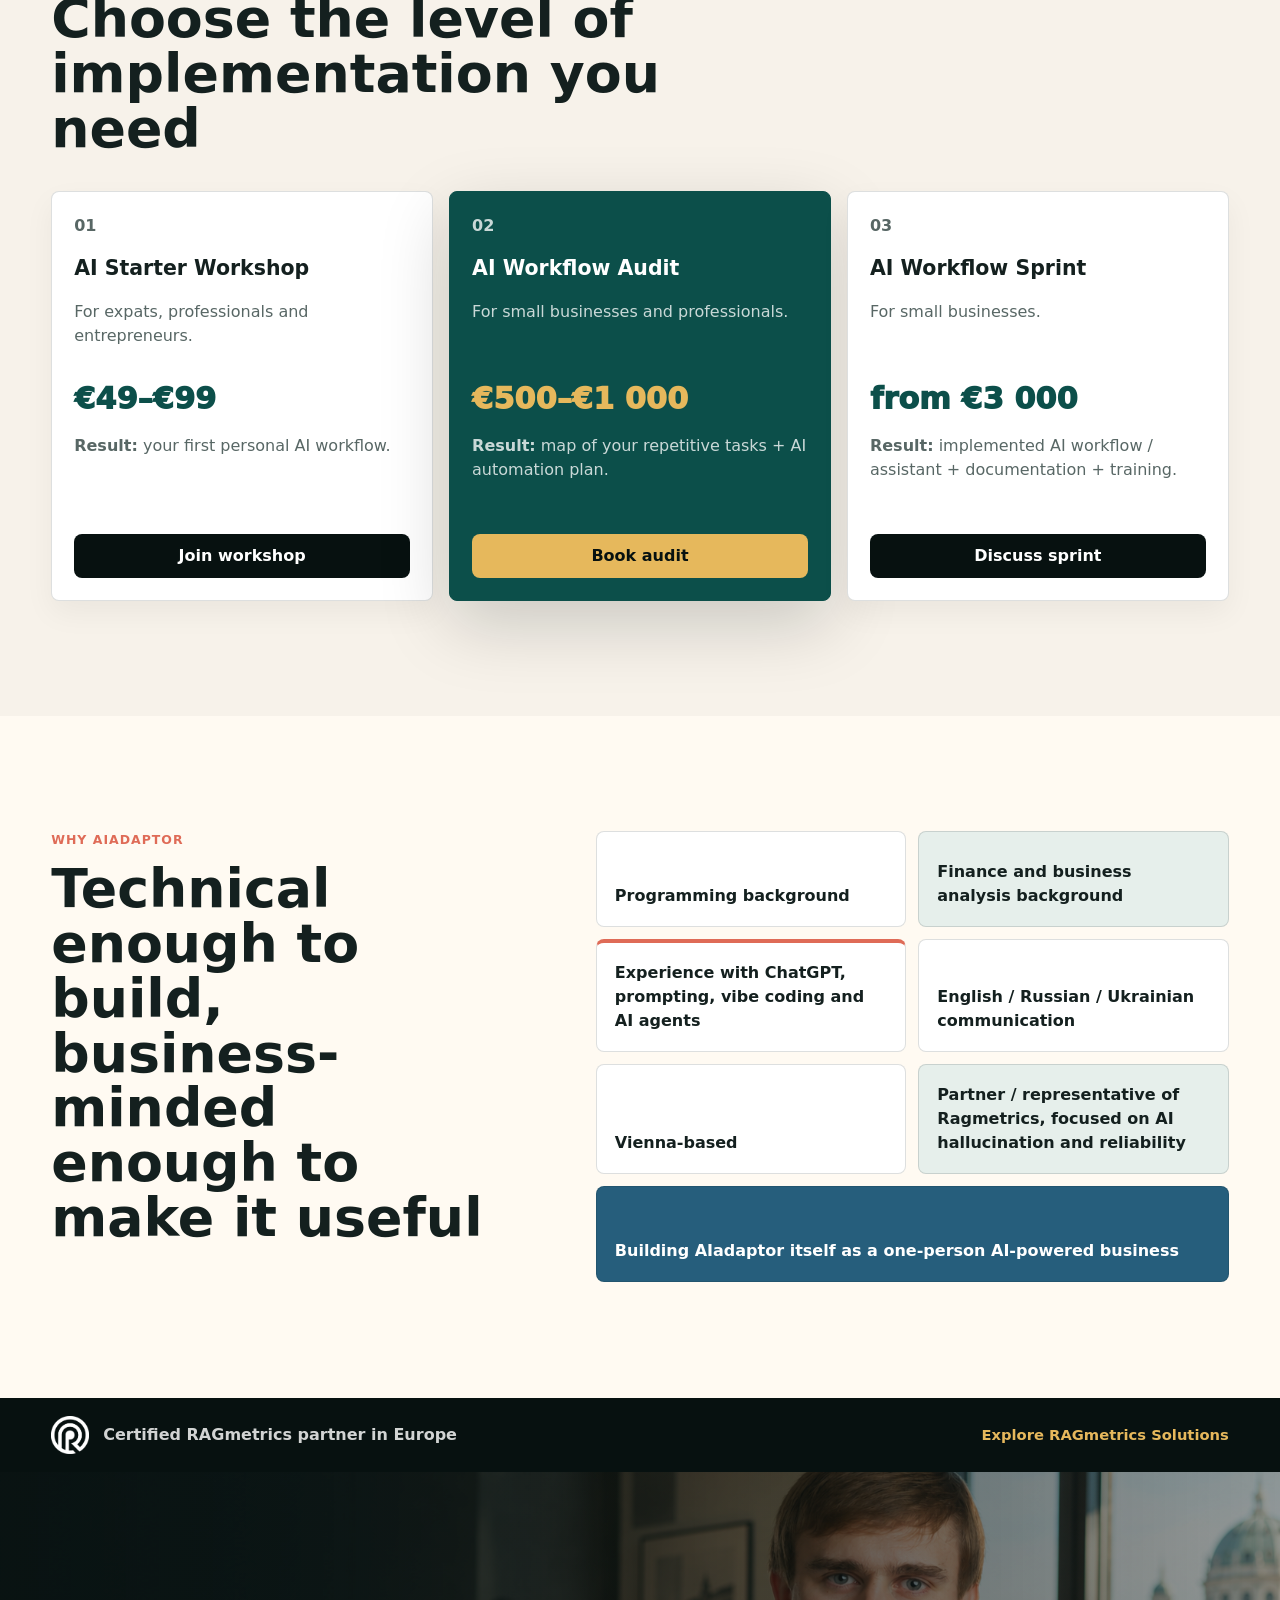
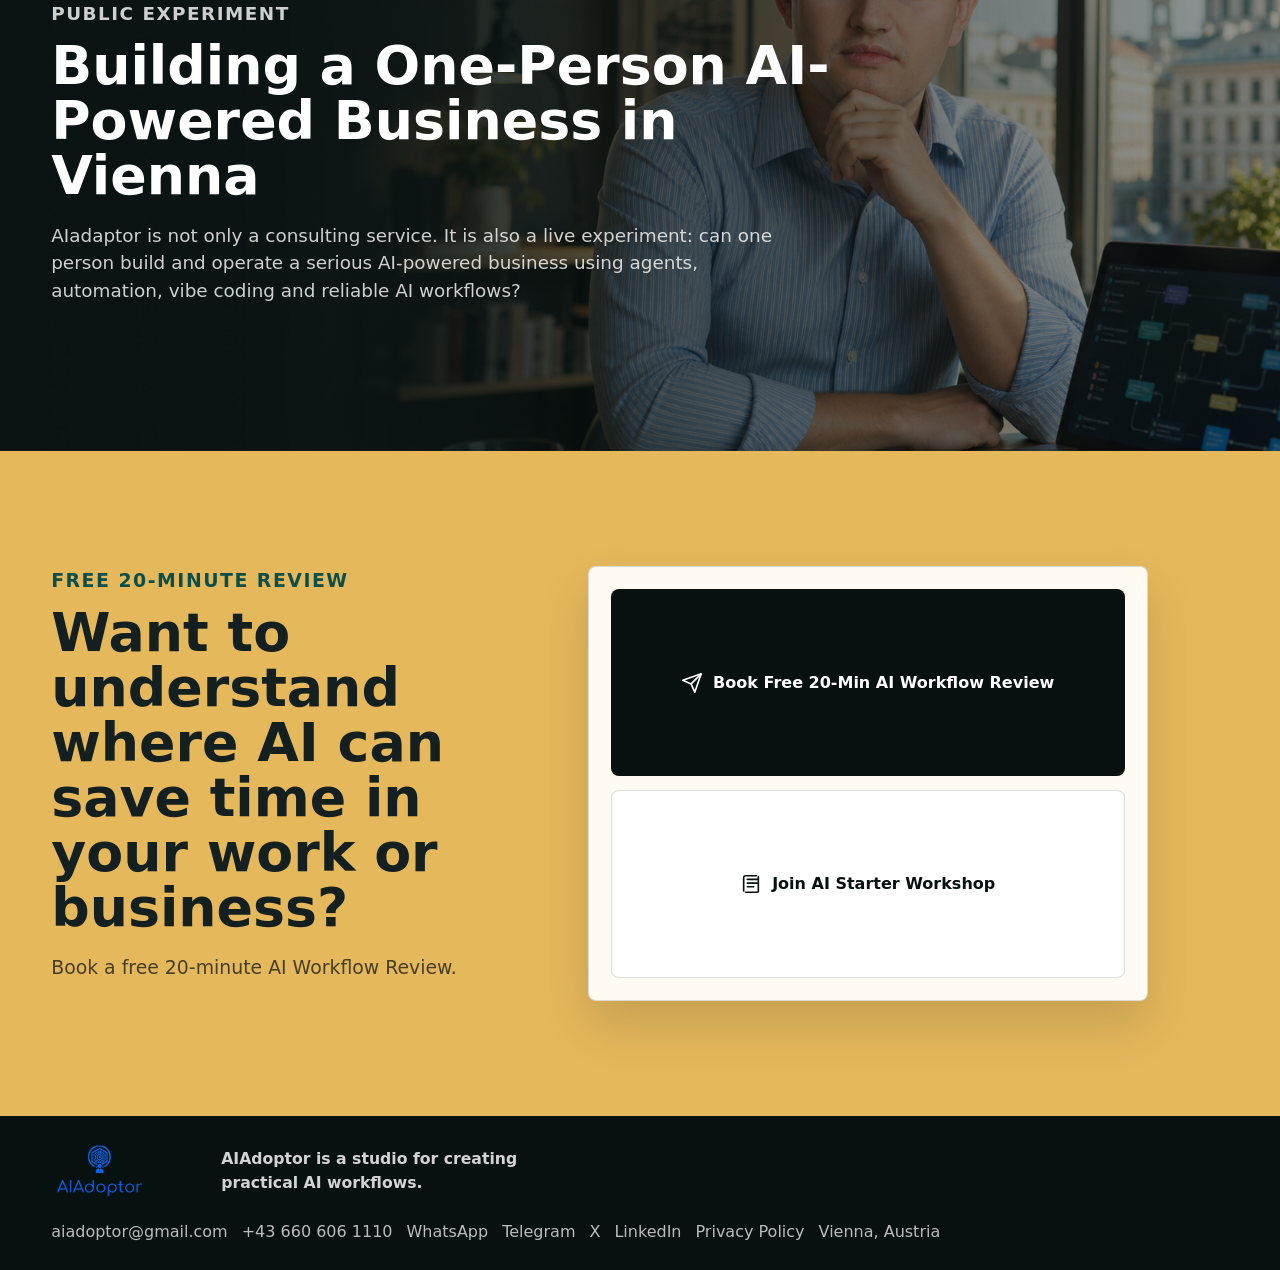
<file: uk/index.html>
<!doctype html>
<html lang="uk">
  <head>
    <meta charset="utf-8" />
    <meta name="viewport" content="width=device-width, initial-scale=1" />
    <meta
      name="description"
      content="AIAdoptor допомагає міжнародним бізнес-професіоналам і малому бізнесу у Відні економити час та автоматизувати повторювану роботу за допомогою практичних AI-воркфлоу."
      data-i18n-attr="content:meta.description"
    />
    <meta
      name="keywords"
      content="AI workflows Vienna, ChatGPT consulting Vienna, AI automation Vienna, AI agents for small business, practical AI workflows, AI workflow audit, AI workflow sprint, AI consultant English Russian Ukrainian Vienna, RAG hallucination checks"
    />
    <meta name="author" content="AIAdoptor" />
    <meta name="robots" content="index, follow, max-image-preview:large" />
    <link rel="canonical" href="https://aiadoptor.com/uk/" />
    <link rel="alternate" hreflang="en" href="https://aiadoptor.com/" />
    <link rel="alternate" hreflang="de" href="https://aiadoptor.com/de/" />
    <link rel="alternate" hreflang="ru" href="https://aiadoptor.com/ru/" />
    <link rel="alternate" hreflang="uk" href="https://aiadoptor.com/uk/" />
    <link rel="alternate" hreflang="x-default" href="https://aiadoptor.com/" />
    <meta property="og:type" content="website" />
    <meta property="og:site_name" content="AIAdoptor" />
    <meta property="og:title" content="AIAdoptor | Студія AI-воркфлоу у Відні | ChatGPT і AI-автоматизація" />
    <meta
      property="og:description"
      content="Practical AI workflows, ChatGPT consulting and AI automation for international professionals and small businesses in Vienna."
    />
    <meta property="og:url" content="https://aiadoptor.com/uk/" />
    <meta property="og:image" content="https://aiadoptor.com/assets/aiadoptor-social-profile.png" />
    <meta property="og:locale" content="uk_UA" />
    <meta property="og:locale:alternate" content="de_AT" />
    <meta property="og:locale:alternate" content="ru_RU" />
    <meta property="og:locale:alternate" content="uk_UA" />
    <meta name="twitter:card" content="summary_large_image" />
    <meta name="twitter:title" content="AIAdoptor | Студія AI-воркфлоу у Відні | ChatGPT і AI-автоматизація" />
    <meta
      name="twitter:description"
      content="ChatGPT consulting, AI agents and practical AI automation workflows for work and small business in Vienna."
    />
    <meta name="twitter:image" content="https://aiadoptor.com/assets/aiadoptor-social-profile.png" />
    <title data-i18n="meta.title">AIAdoptor | Студія AI-воркфлоу у Відні | ChatGPT і AI-автоматизація</title>
    <link rel="icon" type="image/png" href="/assets/aiadoptor-favicon.png" />
    <link rel="preload" as="image" href="/assets/aiadaptor-hero.png" />
    <link rel="preload" as="image" href="/assets/aiadoptor-logo.png" />
    <link rel="stylesheet" href="/styles.css" />
    <script type="application/ld+json">
      {
        "@context": "https://schema.org",
        "@type": "ProfessionalService",
        "name": "AIAdoptor",
        "url": "https://aiadoptor.com/uk/",
        "logo": "https://aiadoptor.com/assets/aiadoptor-logo.png",
        "image": "https://aiadoptor.com/assets/aiadoptor-social-profile.png",
        "description": "AIAdoptor helps international business professionals and small businesses in Vienna save time and automate repetitive work with practical AI workflows.",
        "email": "aiadoptor@gmail.com",
        "telephone": "+436606061110",
        "address": {
          "@type": "PostalAddress",
          "streetAddress": "Kuchelauer Hafenstrase 104/2/2",
          "postalCode": "1190",
          "addressLocality": "Vienna",
          "addressCountry": "AT"
        },
        "areaServed": ["Vienna", "Austria", "Europe"],
        "availableLanguage": ["English", "Russian", "Ukrainian"],
        "sameAs": [
          "https://t.me/aiadoptor",
          "https://x.com/aiadoptor",
          "https://ua.linkedin.com/in/павел-фильянов-2507ba58"
        ],
        "knowsAbout": [
          "ChatGPT consulting",
          "AI workflow automation",
          "AI agents",
          "Small business automation",
          "AI hallucination checks",
          "RAG evaluation",
          "Business communication workflows"
        ],
        "hasOfferCatalog": {
          "@type": "OfferCatalog",
          "name": "AIAdoptor AI workflow services",
          "itemListElement": [
            {
              "@type": "Offer",
              "name": "AI Starter Workshop",
              "priceCurrency": "EUR",
              "price": "49",
              "description": "Starter workshop for creating a first personal AI workflow."
            },
            {
              "@type": "Offer",
              "name": "AI Workflow Audit",
              "priceCurrency": "EUR",
              "price": "500",
              "description": "Audit of repetitive tasks and AI automation planning."
            },
            {
              "@type": "Offer",
              "name": "AI Workflow Sprint",
              "priceCurrency": "EUR",
              "price": "3000",
              "description": "Implementation of an AI workflow or assistant with documentation and training."
            }
          ]
        }
      }
    </script>
    <script type="application/ld+json">
      {
        "@context": "https://schema.org",
        "@type": "FAQPage",
        "mainEntity": [
          {
            "@type": "Question",
            "name": "Who is AIAdoptor for?",
            "acceptedAnswer": {
              "@type": "Answer",
              "text": "AIAdoptor helps international business professionals, expats, consultants, founders and small businesses in Vienna use practical AI workflows for repetitive work."
            }
          },
          {
            "@type": "Question",
            "name": "What AI workflows can be automated?",
            "acceptedAnswer": {
              "@type": "Answer",
              "text": "Common workflows include emails, customer replies, document summaries, reports, presentations, market research, job search, German learning and sales follow-up."
            }
          },
          {
            "@type": "Question",
            "name": "Which languages does AIAdoptor consult in?",
            "acceptedAnswer": {
              "@type": "Answer",
              "text": "AIAdoptor provides consulting in English, Russian and Ukrainian. The website is also available in German."
            }
          },
          {
            "@type": "Question",
            "name": "How can I start?",
            "acceptedAnswer": {
              "@type": "Answer",
              "text": "You can book a free 20-minute AI Workflow Review to identify where AI can save time in your work or business."
            }
          }
        ]
      }
    </script>
    <script src="/app.js" defer></script>
  </head>
  <body>
    <header class="site-header" data-header>
      <a class="brand" href="#top" aria-label="Головна AIadaptor" data-i18n-attr="aria-label:brand.aria">
        <img class="brand-logo" src="/assets/aiadoptor-logo.png" alt="AIAdoptor" />
        <span class="sr-only" data-i18n="brand.tagline">AI-воркфлоу у Відні</span>
      </a>

      <nav class="main-nav" aria-label="Головна навігація" data-i18n-attr="aria-label:nav.aria">
        <a href="#audience" data-i18n="nav.audience">Для кого</a>
        <a href="#workflows" data-i18n="nav.workflows">Воркфлоу</a>
        <a href="#offers" data-i18n="nav.offers">Пропозиції</a>
        <a href="#why" data-i18n="nav.why">Чому</a>
      </nav>

      <div class="header-actions">
        <div class="language-switcher" role="group" aria-label="Мова" data-i18n-attr="aria-label:language.aria">
          <button type="button" data-lang="en" aria-pressed="true">EN</button>
          <button type="button" data-lang="de" aria-pressed="false">DE</button>
          <button type="button" data-lang="ru" aria-pressed="false">RU</button>
          <button type="button" data-lang="uk" aria-pressed="false">UA</button>
        </div>
        <a class="header-cta" href="https://calendly.com/aiadoptor/free-20-min-ai-workflow-review" target="_blank" rel="noopener" data-i18n="cta.short">Записатися</a>
      </div>
    </header>

    <main id="top">
      <section class="hero" aria-label="AIadaptor">
        <img
          class="hero-image"
          src="/assets/aiadaptor-hero.png"
          alt="Сучасне робоче місце у Відні з ноутбуком, документами та workflow-дошками"
          data-i18n-attr="alt:hero.imageAlt"
        />
        <div class="hero-scrim" aria-hidden="true"></div>
        <div class="hero-content">
          <p class="eyebrow" data-i18n="hero.eyebrow">Студія створення AI-воркфлоу у Відні</p>
          <h1 data-i18n="hero.title">Економте години щотижня з практичними AI-процесами</h1>
          <p class="hero-copy" data-i18n="hero.copy">AIAdoptor допомагає міжнародним фахівцям і малому бізнесу автоматизувати повторювану роботу — листи, документи, комунікацію з клієнтами, звіти та щоденні операційні задачі — англійською, російською або українською.</p>
          <div class="hero-actions">
            <a class="button button-primary" href="https://calendly.com/aiadoptor/free-20-min-ai-workflow-review" target="_blank" rel="noopener">
              <span class="button-icon" aria-hidden="true">
                <svg viewBox="0 0 24 24"><path d="M8 2v4" /><path d="M16 2v4" /><path d="M3.5 9h17" /><path d="M5 5h14a2 2 0 0 1 2 2v12a2 2 0 0 1-2 2H5a2 2 0 0 1-2-2V7a2 2 0 0 1 2-2Z" /></svg>
              </span>
              <span data-i18n="hero.cta.review">Записатися на безкоштовний AI-Workflow Review</span>
            </a>
            <a class="button button-secondary" href="https://tally.so/r/J9XApR" target="_blank" rel="noopener">
              <span class="button-icon" aria-hidden="true">
                <svg viewBox="0 0 24 24"><path d="M4 19.5V5a2 2 0 0 1 2-2h12" /><path d="M8 7h11" /><path d="M8 11h11" /><path d="M8 15h7" /><path d="M6 21h13a1 1 0 0 0 1-1V4" /></svg>
              </span>
              <span data-i18n="hero.cta.workshop">Приєднатися до безкоштовного AI-Starter Workshop</span>
            </a>
          </div>
          <p class="hero-microcopy" data-i18n="hero.microcopy">Без коду. Без складного налаштування. Лише практичні AI-процеси для ваших реальних щоденних задач.</p>
          <dl class="hero-signals" aria-label="Ключові переваги" data-i18n-attr="aria-label:hero.signalsAria">
            <div>
              <dt>3</dt>
              <dd data-i18n="hero.languages">Мови</dd>
            </div>
            <div>
              <dt>20 min</dt>
              <dd data-i18n="hero.freeReview">Безкоштовний розбір</dd>
            </div>
            <div>
              <dt>Vienna</dt>
              <dd data-i18n="hero.localContext">Локальний контекст</dd>
            </div>
          </dl>
        </div>
      </section>

      <section class="intro-band" aria-label="Позиціонування" data-i18n-attr="aria-label:intro.aria">
        <p data-i18n="intro.line">Найімовірніше, вам не потрібно “ще більше AI-інструментів”. Вам потрібні практичні AI-воркфлоу.</p>
        <span>ChatGPT</span>
        <span data-i18n="intro.agents">AI-агенти</span>
        <span data-i18n="intro.automation">Автоматизація</span>
        <span data-i18n="intro.reliability">Перевірка якості</span>
      </section>

      <section class="section audience" id="audience" aria-labelledby="audience-title">
        <div class="section-heading">
          <p class="eyebrow" data-i18n="audience.eyebrow">Для кого це?</p>
          <h2 id="audience-title" data-i18n="audience.title">Для людей, які хочуть оптимізувати свої поточні процеси за допомогою штучного інтелекту.</h2>
        </div>
        <div class="audience-grid">
          <article>
            <span class="tile-icon" aria-hidden="true">
              <svg viewBox="0 0 24 24"><path d="M3 21h18" /><path d="M6 21V8l6-5 6 5v13" /><path d="M9 21v-7h6v7" /></svg>
            </span>
            <h3 data-i18n="audience.cards.expats.title">Експати в Австрії</h3>
            <p data-i18n="audience.cards.expats.copy">Адаптація до життя, роботи, документів, німецької та норм комунікації.</p>
          </article>
          <article>
            <span class="tile-icon" aria-hidden="true">
              <svg viewBox="0 0 24 24"><path d="M4 19V5" /><path d="M4 19h16" /><path d="m7 15 4-4 3 3 5-7" /></svg>
            </span>
            <h3 data-i18n="audience.cards.professionals.title">Фахівці</h3>
            <p data-i18n="audience.cards.professionals.copy">AI для продуктивності, письма, досліджень, звітності та рішень.</p>
          </article>
          <article>
            <span class="tile-icon" aria-hidden="true">
              <svg viewBox="0 0 24 24"><path d="M4 7h16" /><path d="M5 7l1 13h12l1-13" /><path d="M9 7V5a3 3 0 0 1 6 0v2" /></svg>
            </span>
            <h3 data-i18n="audience.cards.business.title">Власники малого бізнесу</h3>
            <p data-i18n="audience.cards.business.copy">Автоматизація листів, follow-up, документів і відповідей клієнтам.</p>
          </article>
          <article>
            <span class="tile-icon" aria-hidden="true">
              <svg viewBox="0 0 24 24"><path d="M12 3v18" /><path d="M5 8h14" /><path d="M7 16h10" /></svg>
            </span>
            <h3 data-i18n="audience.cards.founders.title">Консультанти та фаундери</h3>
            <p data-i18n="audience.cards.founders.copy">Повторювані процеси для delivery, продажів, аналізу та операційки.</p>
          </article>
          <article>
            <span class="tile-icon" aria-hidden="true">
              <svg viewBox="0 0 24 24"><path d="M7 8h10" /><path d="M7 12h6" /><path d="M21 12a8 8 0 1 1-4-6.9" /><path d="M17 3v5h5" /></svg>
            </span>
            <h3 data-i18n="audience.cards.communities.title">Англо-, російсько- та україномовні спільноти</h3>
            <p data-i18n="audience.cards.communities.copy">AI-допомога мовою, якою робота стає швидшою та зрозумілішою.</p>
          </article>
        </div>
      </section>

      <section class="section workflows" id="workflows" aria-labelledby="workflows-title">
        <div class="workflow-copy">
          <p class="eyebrow" data-i18n="workflows.eyebrow">Які проблеми вирішуємо</p>
          <h2 id="workflows-title" data-i18n="workflows.title">Перетворюємо хаотичну щоденну роботу на повторювані AI-воркфлоу</h2>
          <p data-i18n="workflows.copy">Мета не в тому, щоб збирати інструменти. Мета — економити час і покращувати якість комунікації, документів і рішень.</p>
        </div>
        <div class="workflow-list" aria-label="Напрями AI-воркфлоу" data-i18n-attr="aria-label:workflows.aria">
          <span data-i18n="workflows.items.emails">Листи</span>
          <span data-i18n="workflows.items.german">Вивчення німецької</span>
          <span data-i18n="workflows.items.job">CV / LinkedIn / пошук роботи</span>
          <span data-i18n="workflows.items.summaries">Самарі документів</span>
          <span data-i18n="workflows.items.reports">Звіти та презентації</span>
          <span data-i18n="workflows.items.customers">Відповіді клієнтам</span>
          <span data-i18n="workflows.items.sales">Sales follow-up</span>
          <span data-i18n="workflows.items.research">Дослідження ринку</span>
          <span data-i18n="workflows.items.finance">Фінансовий / бізнес-аналіз</span>
          <span data-i18n="workflows.items.quality">AI-галюцинації та перевірка якості</span>
        </div>
      </section>

      <section class="section seo-section" aria-labelledby="seo-title">
        <div class="seo-copy">
          <p class="eyebrow" data-i18n="seo.eyebrow">AI-консалтинг і workflow-автоматизація у Відні</p>
          <h2 id="seo-title" data-i18n="seo.title">ChatGPT, AI-агенти та автоматизація повторюваної роботи</h2>
          <p data-i18n="seo.copy">AIAdoptor допомагає міжнародним фахівцям і малому бізнесу створювати практичні AI-воркфлоу для повсякденних задач: листів, документів, звітів, клієнтського follow-up, досліджень, пошуку роботи та бізнес-комунікації.</p>
        </div>
        <div class="seo-keywords" aria-label="SEO-напрями послуг" data-i18n-attr="aria-label:seo.aria">
          <span data-i18n="seo.items.consulting">ChatGPT-консалтинг у Відні</span>
          <span data-i18n="seo.items.automation">AI-автоматизація для малого бізнесу</span>
          <span data-i18n="seo.items.agents">AI-агенти для рутинних процесів</span>
          <span data-i18n="seo.items.audit">AI Workflow Audit і впровадження</span>
          <span data-i18n="seo.items.languages">AI-консалтинг англійською, російською та українською</span>
          <span data-i18n="seo.items.reliability">Перевірка AI-галюцинацій і надійності</span>
        </div>
      </section>

      <section class="section offers" id="offers" aria-labelledby="offers-title">
        <div class="section-heading compact">
          <p class="eyebrow" data-i18n="offers.eyebrow">Три продукти</p>
          <h2 id="offers-title" data-i18n="offers.title">Оберіть рівень впровадження, який вам потрібен</h2>
        </div>
        <div class="offer-grid">
          <article class="offer-card" id="workshop">
            <p class="offer-number">01</p>
            <h3>AI Starter Workshop</h3>
            <p data-i18n="offers.starter.for">Для експатів, фахівців і підприємців.</p>
            <div class="offer-price">€49–€99</div>
            <p class="result"><strong data-i18n="offers.resultLabel">Результат:</strong> <span data-i18n="offers.starter.result">ваш перший персональний AI-воркфлоу.</span></p>
            <a class="offer-link" href="https://tally.so/r/J9XApR" target="_blank" rel="noopener" data-i18n="offers.starter.link">Записатися на workshop</a>
          </article>
          <article class="offer-card featured">
            <p class="offer-number">02</p>
            <h3>AI Workflow Audit</h3>
            <p data-i18n="offers.audit.for">Для малого бізнесу та професіоналів.</p>
            <div class="offer-price">€500–€1 000</div>
            <p class="result"><strong data-i18n="offers.resultLabel">Результат:</strong> <span data-i18n="offers.audit.result">карта повторюваних задач + план AI-автоматизації.</span></p>
            <a class="offer-link" href="https://tally.so/r/lbKdrk" target="_blank" rel="noopener" data-i18n="offers.audit.link">Замовити аудит</a>
          </article>
          <article class="offer-card">
            <p class="offer-number">03</p>
            <h3>AI Workflow Sprint</h3>
            <p data-i18n="offers.sprint.for">Для малого бізнесу.</p>
            <div class="offer-price" data-i18n="offers.sprint.price">від €3 000</div>
            <p class="result"><strong data-i18n="offers.resultLabel">Результат:</strong> <span data-i18n="offers.sprint.result">впроваджений AI-воркфлоу / асистент + документація + навчання.</span></p>
            <a class="offer-link" href="https://tally.so/r/lbKdrk" target="_blank" rel="noopener" data-i18n="offers.sprint.link">Обговорити sprint</a>
          </article>
        </div>
      </section>

      <section class="section why" id="why" aria-labelledby="why-title">
        <div>
          <p class="eyebrow" data-i18n="why.eyebrow">Чому AIadaptor</p>
          <h2 id="why-title" data-i18n="why.title">Маємо достатні технічні навички, щоб побудувати AI-процес, і достатній бізнес-досвід, щоб це було корисно на практиці.</h2>
        </div>
        <div class="proof-grid">
          <div data-i18n="why.items.programming">Бекграунд у програмуванні</div>
          <div data-i18n="why.items.finance">Бекграунд у фінансах і бізнес-аналізі</div>
          <div data-i18n="why.items.ai">Досвід із ChatGPT, prompting, vibe coding та AI-агентами</div>
          <div data-i18n="why.items.languages">Комунікація англійською / російською / українською</div>
          <div data-i18n="why.items.vienna">Базується у Відні</div>
          <div data-i18n="why.items.ragmetrics">Партнер / представник Ragmetrics, фокус на AI-галюцинаціях і надійності</div>
          <div data-i18n="why.items.business">AIadaptor будується як one-person AI-powered business</div>
        </div>
      </section>

      <section class="partner-band" aria-label="Партнер RAGmetrics" data-i18n-attr="aria-label:partner.aria">
        <a class="partner-strip" href="https://ragmetrics.ai/solutions" target="_blank" rel="noopener">
          <img src="/assets/ragmetrics-logo.png" alt="Логотип RAGmetrics" data-i18n-attr="alt:partner.logoAlt" />
          <span data-i18n="partner.text">Сертифікований партнер RAGmetrics у Європі</span>
          <strong data-i18n="partner.cta">Перейти до RAGmetrics Solutions</strong>
        </a>
      </section>

      <section class="experiment" aria-labelledby="experiment-title">
        <div class="experiment-inner">
          <p class="eyebrow" data-i18n="experiment.eyebrow">Публічний експеримент</p>
          <h2 id="experiment-title" data-i18n="experiment.title">Будуємо AI-powered бізнес однієї людини у Відні</h2>
          <p data-i18n="experiment.copy">AIadaptor — це не лише консалтинг. Це живий експеримент: чи може одна людина побудувати й вести серйозний AI-powered бізнес за допомогою агентів, автоматизації, vibe coding і надійних AI-воркфлоу?</p>
        </div>
      </section>

      <section class="book" id="book" aria-labelledby="book-title">
        <div class="book-copy">
          <p class="eyebrow" data-i18n="book.eyebrow">Безкоштовний 20-хвилинний розбір</p>
          <h2 id="book-title" data-i18n="book.title">Хочете зрозуміти, де AI може економити час у вашій роботі чи бізнесі?</h2>
          <p data-i18n="book.copy">Запишіться на безкоштовний 20-хвилинний AI Workflow Review.</p>
        </div>
        <div class="book-form booking-panel">
          <a class="button button-dark" href="https://calendly.com/aiadoptor/free-20-min-ai-workflow-review" target="_blank" rel="noopener">
            <span class="button-icon" aria-hidden="true">
              <svg viewBox="0 0 24 24"><path d="M22 2 11 13" /><path d="m22 2-7 20-4-9-9-4Z" /></svg>
            </span>
            <span data-i18n="cta.review">Записатися на безкоштовний 20-хв AI Workflow Review</span>
          </a>
          <a class="button button-secondary" href="https://tally.so/r/J9XApR" target="_blank" rel="noopener">
            <span class="button-icon" aria-hidden="true">
              <svg viewBox="0 0 24 24"><path d="M4 19.5V5a2 2 0 0 1 2-2h12" /><path d="M8 7h11" /><path d="M8 11h11" /><path d="M8 15h7" /><path d="M6 21h13a1 1 0 0 0 1-1V4" /></svg>
            </span>
            <span data-i18n="cta.workshop">Приєднатися до AI Starter Workshop</span>
          </a>
        </div>
      </section>
    </main>

    <footer class="site-footer">
      <a class="brand" href="#top" aria-label="Головна AIadaptor" data-i18n-attr="aria-label:brand.aria">
        <img class="brand-logo" src="/assets/aiadoptor-logo.png" alt="AIAdoptor" />
        <span class="sr-only" data-i18n="brand.footerTagline">Практичні AI-воркфлоу</span>
      </a>
      <p class="footer-motto" data-i18n="hero.motto">AIAdoptor — це студія створення практичних AI-воркфлоу.</p>
      <div class="footer-links">
        <a href="mailto:aiadoptor@gmail.com">aiadoptor@gmail.com</a>
        <a href="tel:+436606061110">+43 660 606 1110</a>
        <a href="https://wa.me/436606061110" target="_blank" rel="noopener">WhatsApp</a>
        <a href="https://t.me/aiadoptor" target="_blank" rel="noopener">Telegram</a>
        <a href="https://x.com/aiadoptor" target="_blank" rel="noopener">X</a>
        <a href="https://ua.linkedin.com/in/павел-фильянов-2507ba58" target="_blank" rel="noopener">LinkedIn</a>
        <a href="/privacy/#uk" data-i18n="footer.privacy">Політика конфіденційності</a>
        <span data-i18n="footer.location">Відень, Австрія</span>
      </div>
    </footer>
  </body>
</html>
</file>
<file: styles.css>
:root {
  --ink: #14201f;
  --ink-strong: #071110;
  --muted: #586765;
  --paper: #f7f2ea;
  --paper-strong: #fffaf2;
  --mist: #e6efeb;
  --line: rgba(20, 32, 31, 0.14);
  --teal: #0f766e;
  --teal-dark: #0c4f4a;
  --coral: #df6b57;
  --amber: #e6b85c;
  --blue: #265e7c;
  --white: #ffffff;
  --shadow: 0 24px 70px rgba(7, 17, 16, 0.18);
  --radius: 8px;
  --header-height: 74px;
  color-scheme: light;
}

* {
  box-sizing: border-box;
}

html {
  scroll-behavior: smooth;
}

body {
  margin: 0;
  color: var(--ink);
  background: var(--paper);
  font-family: Inter, ui-sans-serif, system-ui, -apple-system, BlinkMacSystemFont, "Segoe UI", sans-serif;
  line-height: 1.5;
}

body::selection {
  color: var(--white);
  background: var(--teal-dark);
}

img,
svg {
  display: block;
}

a {
  color: inherit;
  text-decoration: none;
}

button,
input,
select {
  font: inherit;
}

button {
  cursor: pointer;
}

:focus-visible {
  outline: 3px solid rgba(223, 107, 87, 0.7);
  outline-offset: 3px;
}

.site-header {
  position: fixed;
  top: 0;
  left: 0;
  right: 0;
  z-index: 30;
  min-height: var(--header-height);
  display: grid;
  grid-template-columns: auto 1fr auto;
  align-items: center;
  gap: 24px;
  padding: 14px clamp(18px, 4vw, 52px);
  color: var(--white);
  border-bottom: 1px solid rgba(255, 255, 255, 0.16);
  transition: background 180ms ease, color 180ms ease, box-shadow 180ms ease, border-color 180ms ease;
}

.site-header.is-scrolled {
  color: var(--ink);
  background: rgba(247, 242, 234, 0.93);
  border-color: var(--line);
  box-shadow: 0 12px 28px rgba(7, 17, 16, 0.1);
  backdrop-filter: blur(18px);
}

.brand {
  display: inline-flex;
  align-items: center;
  min-width: 150px;
}

.brand-logo {
  width: auto;
  height: 58px;
  max-width: 172px;
  object-fit: contain;
}

.sr-only {
  position: absolute;
  width: 1px;
  height: 1px;
  padding: 0;
  margin: -1px;
  overflow: hidden;
  clip: rect(0, 0, 0, 0);
  white-space: nowrap;
  border: 0;
}

.main-nav {
  justify-self: center;
  display: flex;
  align-items: center;
  gap: 4px;
  padding: 5px;
  border: 1px solid rgba(255, 255, 255, 0.16);
  border-radius: var(--radius);
  background: rgba(7, 17, 16, 0.28);
  backdrop-filter: blur(12px);
}

.site-header.is-scrolled .main-nav {
  background: rgba(255, 250, 242, 0.78);
  border-color: var(--line);
}

.main-nav a {
  min-height: 36px;
  display: inline-flex;
  align-items: center;
  padding: 0 12px;
  border-radius: 6px;
  font-size: 0.9rem;
  color: currentColor;
  opacity: 0.84;
}

.main-nav a:hover {
  opacity: 1;
  background: rgba(15, 118, 110, 0.15);
}

.header-cta {
  min-height: 42px;
  display: inline-flex;
  align-items: center;
  justify-content: center;
  padding: 0 16px;
  color: var(--ink-strong);
  background: var(--amber);
  border-radius: var(--radius);
  font-weight: 800;
  box-shadow: 0 10px 28px rgba(7, 17, 16, 0.16);
}

.header-actions {
  display: inline-flex;
  align-items: center;
  justify-content: flex-end;
  gap: 10px;
}

.language-switcher {
  display: inline-flex;
  align-items: center;
  gap: 3px;
  padding: 4px;
  color: currentColor;
  background: rgba(7, 17, 16, 0.24);
  border: 1px solid rgba(255, 255, 255, 0.16);
  border-radius: var(--radius);
  backdrop-filter: blur(12px);
}

.site-header.is-scrolled .language-switcher {
  background: rgba(255, 250, 242, 0.78);
  border-color: var(--line);
}

.language-switcher button {
  min-width: 34px;
  min-height: 34px;
  padding: 0 8px;
  color: currentColor;
  background: transparent;
  border: 0;
  border-radius: 6px;
  font-size: 0.78rem;
  font-weight: 900;
}

.language-switcher button.is-active {
  color: var(--ink-strong);
  background: var(--amber);
}

.hero {
  min-height: 88svh;
  position: relative;
  display: grid;
  align-items: end;
  overflow: hidden;
  color: var(--white);
  background: var(--ink-strong);
}

.hero-image,
.hero-scrim {
  position: absolute;
  inset: 0;
  width: 100%;
  height: 100%;
}

.hero-image {
  object-fit: cover;
}

.hero-scrim {
  background:
    linear-gradient(90deg, rgba(7, 17, 16, 0.9) 0%, rgba(7, 17, 16, 0.78) 38%, rgba(7, 17, 16, 0.24) 72%),
    linear-gradient(0deg, rgba(7, 17, 16, 0.72) 0%, rgba(7, 17, 16, 0.04) 55%);
}

.hero-content {
  position: relative;
  z-index: 1;
  width: min(850px, 100%);
  padding: 116px clamp(18px, 4vw, 52px) 32px;
}

.eyebrow {
  margin: 0 0 12px;
  color: var(--coral);
  font-size: 0.78rem;
  font-weight: 900;
  text-transform: uppercase;
  letter-spacing: 0.08em;
}

h1,
h2,
h3,
p {
  margin-top: 0;
}

h1,
h2,
h3 {
  color: inherit;
  line-height: 1.02;
  letter-spacing: 0;
}

h1 {
  max-width: 820px;
  margin-bottom: 22px;
  font-size: clamp(2.7rem, 4.85vw, 5.15rem);
  font-weight: 850;
}

h2 {
  margin-bottom: 18px;
  font-size: clamp(2.15rem, 4.2vw, 4.6rem);
  font-weight: 830;
}

h3 {
  margin-bottom: 10px;
  font-size: 1.28rem;
  font-weight: 830;
}

.hero-copy {
  max-width: 760px;
  margin-bottom: 28px;
  color: rgba(255, 255, 255, 0.84);
  font-size: clamp(1.05rem, 1.6vw, 1.28rem);
}

.hero-actions {
  display: flex;
  flex-wrap: wrap;
  gap: 12px;
  margin-bottom: 12px;
}

.hero-microcopy {
  max-width: 680px;
  margin: 0 0 24px;
  color: rgba(255, 255, 255, 0.76);
  font-size: 0.94rem;
  font-weight: 760;
}

.button {
  min-height: 50px;
  display: inline-flex;
  align-items: center;
  justify-content: center;
  gap: 10px;
  padding: 0 18px;
  border: 1px solid transparent;
  border-radius: var(--radius);
  font-weight: 850;
  text-align: center;
  transition: transform 160ms ease, box-shadow 160ms ease, background 160ms ease;
}

.button:hover {
  transform: translateY(-1px);
}

.button-icon {
  width: 22px;
  height: 22px;
  flex: 0 0 auto;
}

.button svg,
.tile-icon svg {
  width: 100%;
  height: 100%;
  fill: none;
  stroke: currentColor;
  stroke-width: 1.8;
  stroke-linecap: round;
  stroke-linejoin: round;
}

.button-primary {
  color: var(--ink-strong);
  background: var(--amber);
  box-shadow: 0 18px 36px rgba(230, 184, 92, 0.22);
}

.button-secondary {
  color: var(--white);
  background: rgba(255, 255, 255, 0.1);
  border-color: rgba(255, 255, 255, 0.26);
  backdrop-filter: blur(14px);
}

.button-dark {
  width: 100%;
  color: var(--white);
  background: var(--ink-strong);
}

.hero-signals {
  max-width: 640px;
  display: grid;
  grid-template-columns: repeat(3, minmax(0, 1fr));
  gap: 1px;
  margin: 0;
  background: rgba(255, 255, 255, 0.18);
  border: 1px solid rgba(255, 255, 255, 0.18);
  border-radius: var(--radius);
  overflow: hidden;
}

.hero-signals div {
  padding: 13px 16px;
  background: rgba(7, 17, 16, 0.42);
  backdrop-filter: blur(10px);
}

.hero-signals dt {
  font-size: 1.25rem;
  font-weight: 900;
}

.hero-signals dd {
  margin: 3px 0 0;
  color: rgba(255, 255, 255, 0.72);
  font-size: 0.86rem;
}

.intro-band {
  min-height: 12svh;
  display: flex;
  align-items: center;
  gap: 12px;
  padding: 18px clamp(18px, 4vw, 52px);
  color: var(--white);
  background: var(--teal-dark);
  overflow-x: auto;
}

.intro-band p {
  min-width: min(560px, 76vw);
  margin: 0 auto 0 0;
  font-size: clamp(1.15rem, 2vw, 1.75rem);
  font-weight: 820;
}

.intro-band span {
  flex: 0 0 auto;
  padding: 9px 12px;
  color: var(--ink-strong);
  background: var(--mist);
  border-radius: 999px;
  font-size: 0.88rem;
  font-weight: 800;
}

.section {
  padding: clamp(70px, 9vw, 118px) clamp(18px, 4vw, 52px);
}

.section-heading {
  max-width: 980px;
  margin-bottom: 34px;
}

.section-heading.compact {
  max-width: 760px;
}

.audience {
  background: var(--paper-strong);
}

.audience-grid {
  display: grid;
  grid-template-columns: repeat(5, minmax(0, 1fr));
  gap: 14px;
}

.audience-grid article,
.offer-card {
  min-height: 100%;
  padding: 22px;
  background: var(--white);
  border: 1px solid var(--line);
  border-radius: var(--radius);
  box-shadow: 0 12px 30px rgba(7, 17, 16, 0.05);
}

.tile-icon {
  width: 42px;
  height: 42px;
  display: grid;
  place-items: center;
  margin-bottom: 18px;
  color: var(--teal-dark);
  background: var(--mist);
  border-radius: var(--radius);
}

.audience-grid p,
.workflow-copy p,
.offer-card p,
.experiment p,
.book-copy p {
  color: var(--muted);
}

.workflows {
  display: grid;
  grid-template-columns: minmax(280px, 0.8fr) minmax(360px, 1.2fr);
  gap: clamp(32px, 6vw, 86px);
  align-items: start;
  color: var(--white);
  background:
    linear-gradient(135deg, rgba(20, 32, 31, 0.97), rgba(12, 79, 74, 0.95)),
    var(--ink);
}

.workflow-copy {
  position: sticky;
  top: 108px;
}

.workflow-copy p {
  color: rgba(255, 255, 255, 0.76);
}

.workflow-list {
  display: grid;
  grid-template-columns: repeat(2, minmax(0, 1fr));
  gap: 12px;
}

.workflow-list span {
  min-height: 68px;
  display: flex;
  align-items: center;
  padding: 18px;
  color: var(--white);
  background: rgba(255, 255, 255, 0.09);
  border: 1px solid rgba(255, 255, 255, 0.13);
  border-radius: var(--radius);
  font-weight: 800;
}

.workflow-list span:nth-child(3n + 1) {
  border-left: 4px solid var(--coral);
}

.workflow-list span:nth-child(3n + 2) {
  border-left: 4px solid var(--amber);
}

.workflow-list span:nth-child(3n) {
  border-left: 4px solid #66b7ad;
}

.seo-section {
  display: grid;
  grid-template-columns: minmax(280px, 0.9fr) minmax(360px, 1.1fr);
  gap: clamp(30px, 5vw, 70px);
  align-items: start;
  background: var(--paper-strong);
}

.seo-copy {
  max-width: 760px;
}

.seo-copy p:not(.eyebrow) {
  color: var(--muted);
  font-size: 1.08rem;
}

.seo-keywords {
  display: grid;
  grid-template-columns: repeat(2, minmax(0, 1fr));
  gap: 12px;
}

.seo-keywords span {
  min-height: 72px;
  display: flex;
  align-items: center;
  padding: 16px;
  color: var(--ink);
  background: var(--white);
  border: 1px solid var(--line);
  border-radius: var(--radius);
  font-weight: 850;
  box-shadow: 0 10px 24px rgba(7, 17, 16, 0.04);
}

.offers {
  background: var(--paper);
}

.offer-grid {
  display: grid;
  grid-template-columns: repeat(3, minmax(0, 1fr));
  gap: 16px;
}

.offer-card {
  display: flex;
  flex-direction: column;
  gap: 12px;
}

.offer-card.featured {
  color: var(--white);
  background: var(--teal-dark);
  border-color: var(--teal-dark);
  box-shadow: var(--shadow);
}

.offer-card.featured p {
  color: rgba(255, 255, 255, 0.78);
}

.offer-card.featured .offer-link {
  color: var(--ink-strong);
  background: var(--amber);
}

.offer-number {
  margin-bottom: 8px;
  color: var(--coral);
  font-weight: 900;
}

.offer-price {
  margin-top: auto;
  color: var(--teal-dark);
  font-size: 1.9rem;
  font-weight: 920;
}

.offer-card.featured .offer-price {
  color: var(--amber);
}

.result {
  min-height: 72px;
}

.offer-link {
  min-height: 44px;
  display: inline-flex;
  align-items: center;
  justify-content: center;
  padding: 0 14px;
  color: var(--white);
  background: var(--ink-strong);
  border-radius: var(--radius);
  font-weight: 850;
}

.why {
  display: grid;
  grid-template-columns: minmax(280px, 0.85fr) minmax(360px, 1.15fr);
  gap: clamp(32px, 6vw, 86px);
  background: var(--paper-strong);
}

.proof-grid {
  display: grid;
  grid-template-columns: repeat(2, minmax(0, 1fr));
  gap: 12px;
}

.proof-grid div {
  min-height: 96px;
  display: flex;
  align-items: flex-end;
  padding: 18px;
  color: var(--ink);
  background: var(--white);
  border: 1px solid var(--line);
  border-radius: var(--radius);
  font-weight: 820;
}

.proof-grid div:nth-child(2),
.proof-grid div:nth-child(6) {
  background: var(--mist);
}

.proof-grid div:nth-child(3) {
  border-top: 4px solid var(--coral);
}

.proof-grid div:nth-child(7) {
  grid-column: 1 / -1;
  color: var(--white);
  background: var(--blue);
}

.experiment {
  padding: clamp(78px, 10vw, 132px) clamp(18px, 4vw, 52px);
  color: var(--white);
  background:
    linear-gradient(90deg, rgba(7, 17, 16, 0.88), rgba(7, 17, 16, 0.42)),
    url("assets/aiadaptor-experiment.png") center / cover;
}

.experiment-inner {
  max-width: 820px;
}

.experiment p {
  max-width: 740px;
  color: rgba(255, 255, 255, 0.8);
  font-size: 1.15rem;
}

.book {
  display: grid;
  grid-template-columns: minmax(280px, 0.85fr) minmax(320px, 560px);
  gap: clamp(32px, 6vw, 90px);
  padding: clamp(70px, 9vw, 118px) clamp(18px, 4vw, 52px);
  background: var(--amber);
}

.book .eyebrow {
  color: var(--teal-dark);
}

.book-copy {
  align-self: center;
}

.book-copy p {
  color: rgba(7, 17, 16, 0.72);
  font-size: 1.18rem;
}

.book-form {
  display: grid;
  gap: 14px;
  padding: 22px;
  background: var(--paper-strong);
  border: 1px solid rgba(7, 17, 16, 0.14);
  border-radius: var(--radius);
  box-shadow: 0 24px 50px rgba(7, 17, 16, 0.14);
}

.booking-panel .button {
  width: 100%;
}

.booking-panel .button-secondary {
  color: var(--ink-strong);
  background: var(--white);
  border-color: var(--line);
  backdrop-filter: none;
}

label {
  display: grid;
  gap: 7px;
  color: var(--ink);
  font-size: 0.9rem;
  font-weight: 820;
}

input,
select {
  width: 100%;
  min-height: 48px;
  padding: 0 13px;
  color: var(--ink);
  background: var(--white);
  border: 1px solid var(--line);
  border-radius: var(--radius);
}

.form-status {
  min-height: 22px;
  margin: 0;
  color: var(--teal-dark);
  font-weight: 800;
}

.site-footer {
  display: flex;
  flex-wrap: wrap;
  align-items: center;
  justify-content: space-between;
  gap: 20px;
  padding: 26px clamp(18px, 4vw, 52px);
  color: var(--white);
  background: var(--ink-strong);
}

.footer-motto {
  max-width: 360px;
  margin: 0 auto 0 0;
  color: rgba(255, 255, 255, 0.82);
  font-size: 0.98rem;
  font-weight: 820;
}

.footer-links {
  display: flex;
  flex-wrap: wrap;
  gap: 14px;
  color: rgba(255, 255, 255, 0.72);
}

.footer-links a:hover {
  color: var(--white);
}

.legal-page {
  background: var(--paper-strong);
}

.legal-header {
  display: flex;
  align-items: center;
  justify-content: space-between;
  gap: 20px;
  padding: 18px clamp(18px, 4vw, 52px);
  color: var(--ink);
  background: var(--paper-strong);
  border-bottom: 1px solid var(--line);
}

.legal-language-nav {
  display: flex;
  flex-wrap: wrap;
  gap: 8px;
}

.legal-language-nav a {
  min-width: 42px;
  min-height: 36px;
  display: inline-flex;
  align-items: center;
  justify-content: center;
  color: var(--ink-strong);
  background: var(--mist);
  border: 1px solid var(--line);
  border-radius: var(--radius);
  font-weight: 840;
}

.legal-language-nav a:hover {
  background: var(--amber);
}

.legal-main {
  width: min(940px, calc(100% - 36px));
  margin: 0 auto;
  padding: 64px 0 72px;
}

.legal-hero {
  padding-bottom: 30px;
  border-bottom: 1px solid var(--line);
}

.legal-hero h1 {
  max-width: 740px;
  margin: 10px 0 16px;
  font-size: clamp(2.4rem, 7vw, 5.2rem);
  line-height: 0.94;
}

.legal-hero p {
  max-width: 760px;
  color: var(--muted);
  font-size: 1.08rem;
}

.legal-updated {
  margin-top: 20px;
  color: var(--teal-dark);
  font-weight: 840;
}

.legal-section {
  padding: 36px 0;
  border-bottom: 1px solid var(--line);
}

.legal-section h2 {
  margin: 0 0 18px;
  font-size: clamp(1.7rem, 4vw, 2.8rem);
  line-height: 1;
}

.legal-section h3 {
  margin: 24px 0 8px;
  color: var(--teal-dark);
  font-size: 1.05rem;
}

.legal-section p {
  max-width: 820px;
  margin: 0;
  color: var(--muted);
}

.legal-section a {
  color: var(--teal-dark);
  font-weight: 840;
  text-decoration: underline;
  text-decoration-thickness: 1px;
  text-underline-offset: 3px;
}

.partner-band {
  padding: 0 clamp(18px, 4vw, 52px);
  color: var(--white);
  background: var(--ink-strong);
}

.partner-strip {
  width: min(1180px, 100%);
  min-height: 64px;
  display: flex;
  align-items: center;
  gap: 14px;
  padding: 18px 0;
  margin: 0 auto;
  color: rgba(255, 255, 255, 0.82);
}

.partner-strip img {
  width: 38px;
  height: 38px;
  object-fit: contain;
}

.partner-strip span {
  font-weight: 840;
}

.partner-strip strong {
  margin-left: auto;
  color: var(--amber);
  font-size: 0.92rem;
}

.partner-strip:hover strong {
  color: var(--white);
}

@media (max-width: 1100px) {
  .site-header {
    grid-template-columns: auto 1fr;
  }

  .header-actions {
    justify-self: end;
  }

  .main-nav {
    display: none;
  }

  .audience-grid {
    grid-template-columns: repeat(2, minmax(0, 1fr));
  }

  .offer-grid {
    grid-template-columns: 1fr;
  }

  .result {
    min-height: auto;
  }
}

@media (max-width: 860px) {
  .site-header {
    grid-template-columns: 1fr auto;
  }

  .brand {
    min-width: 0;
  }

  .brand-logo {
    height: 48px;
    max-width: 142px;
  }

  .hero {
    min-height: 92svh;
  }

  .hero-content {
    padding-top: 120px;
  }

  .hero-signals,
  .workflows,
  .why,
  .book,
  .seo-section {
    grid-template-columns: 1fr;
  }


  .workflow-copy {
    position: static;
  }

  .proof-grid {
    grid-template-columns: 1fr;
  }
}

@media (max-width: 620px) {
  .site-header {
    min-height: 66px;
    padding: 12px 14px;
  }

  .header-cta {
    min-height: 38px;
    padding: 0 12px;
    font-size: 0.86rem;
  }

  .header-actions {
    gap: 7px;
  }

  .language-switcher {
    position: fixed;
    left: 14px;
    right: 14px;
    bottom: 14px;
    z-index: 40;
    justify-content: center;
    color: var(--ink);
    background: rgba(255, 250, 242, 0.93);
    border-color: var(--line);
    box-shadow: 0 12px 30px rgba(7, 17, 16, 0.16);
  }

  .language-switcher button {
    min-width: 62px;
  }

  .hero-content {
    padding: 92px 16px 24px;
  }

  h1 {
    font-size: 2.36rem;
  }

  .hero-actions,
  .button {
    width: 100%;
  }

  .workflow-list,
  .audience-grid {
    grid-template-columns: 1fr;
  }

  .hero-signals {
    display: none;
  }

  .seo-keywords {
    grid-template-columns: 1fr;
  }


  .intro-band {
    align-items: flex-start;
    flex-direction: column;
  }

  .intro-band p {
    min-width: 0;
  }

  .site-footer {
    align-items: flex-start;
    flex-direction: column;
  }

  .footer-motto {
    margin: 0;
  }

  .partner-strip {
    align-items: flex-start;
    flex-direction: column;
    padding: 18px 0 20px;
  }

  .partner-strip strong {
    margin-left: 0;
  }
}
</file>
